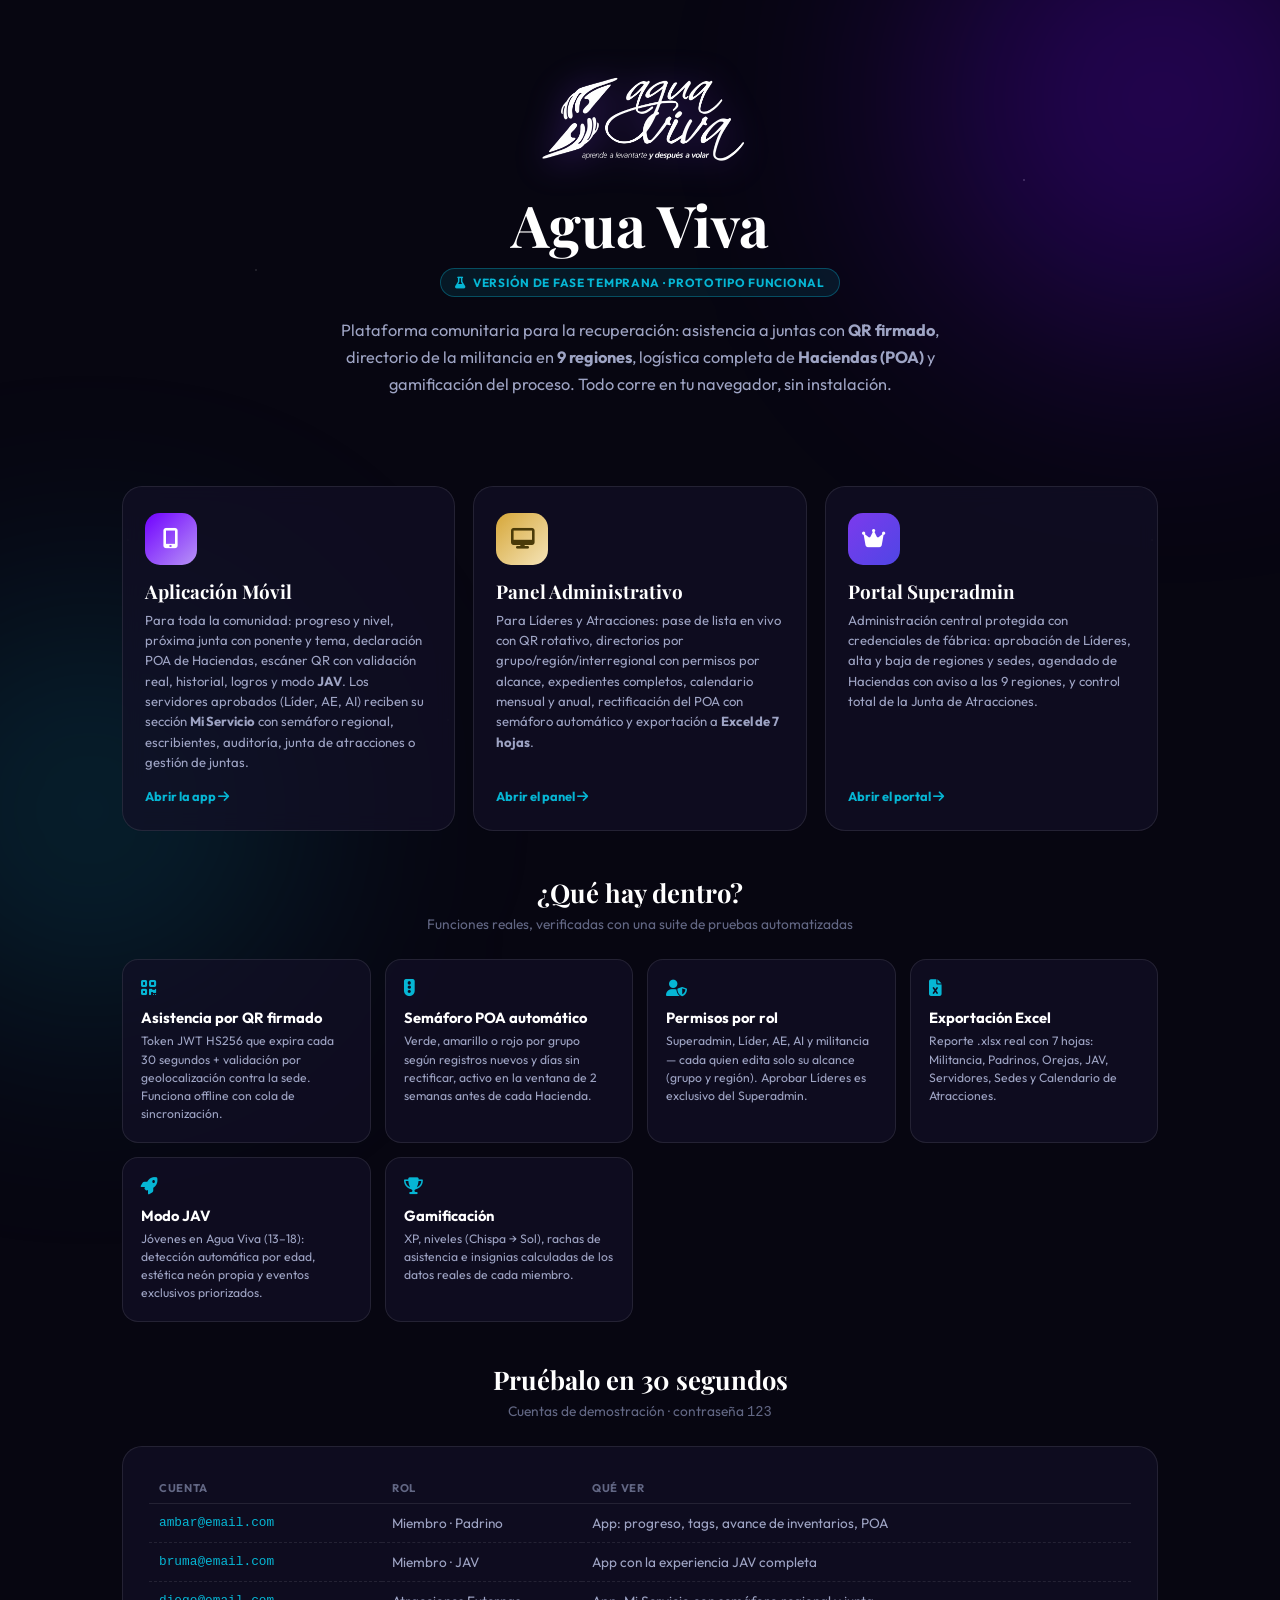
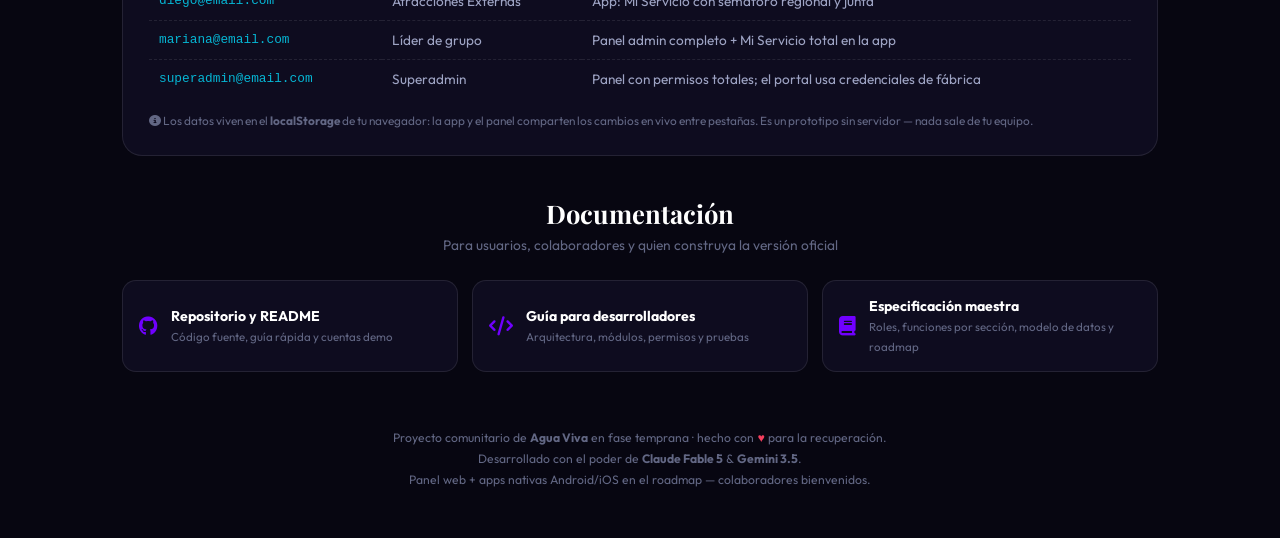
<file: index.html>
<!DOCTYPE html>
<html lang="es">
<head>
    <meta charset="UTF-8">
    <meta name="viewport" content="width=device-width, initial-scale=1.0">
    <title>Agua Viva · Plataforma de Asistencia y Logística</title>
    <meta name="description" content="Plataforma comunitaria de Agua Viva: asistencia por QR firmado, directorio por regiones, logística de Haciendas (POA) y gamificación de la recuperación.">
    <link rel="preconnect" href="https://fonts.googleapis.com">
    <link rel="preconnect" href="https://fonts.gstatic.com" crossorigin>
    <link href="https://fonts.googleapis.com/css2?family=Outfit:wght@300;400;500;600;700&family=Playfair+Display:ital,wght@0,400;0,600;0,700;1,600&display=swap" rel="stylesheet">
    <link rel="stylesheet" href="https://cdnjs.cloudflare.com/ajax/libs/font-awesome/6.4.0/css/all.min.css">
    <style>
        :root {
            --bg: #070611;
            --surface: rgba(18, 16, 38, 0.72);
            --border: rgba(255, 255, 255, 0.09);
            --glow: rgba(112, 0, 255, 0.22);
            --primary: #7000ff;
            --cyan: #06b6d4;
            --text: #ffffff;
            --text2: #9ea4c4;
            --muted: #626784;
        }
        * { margin: 0; padding: 0; box-sizing: border-box; }
        body { font-family: 'Outfit', sans-serif; background: var(--bg); color: var(--text); overflow-x: hidden; }
        .font-serif { font-family: 'Playfair Display', Georgia, serif; }

        .stars { position: fixed; inset: 0; background-image: radial-gradient(1px 1px at 20% 30%, #fff, transparent), radial-gradient(1px 1px at 60% 70%, #fff, transparent), radial-gradient(1.5px 1.5px at 80% 20%, #fff, transparent), radial-gradient(1px 1px at 35% 80%, #fff, transparent), radial-gradient(1.5px 1.5px at 90% 60%, #fff, transparent), radial-gradient(1px 1px at 10% 60%, #fff, transparent); opacity: .35; pointer-events: none; }
        .glow { position: fixed; border-radius: 50%; filter: blur(120px); pointer-events: none; }
        .glow-1 { width: 480px; height: 480px; background: rgba(112, 0, 255, .28); top: -140px; right: -120px; }
        .glow-2 { width: 420px; height: 420px; background: rgba(6, 182, 212, .16); bottom: -120px; left: -120px; }

        .wrap { position: relative; max-width: 1080px; margin: 0 auto; padding: 0 22px; }

        header.hero { padding: 72px 0 44px; text-align: center; }
        .hero-logo { height: 92px; object-fit: contain; filter: drop-shadow(0 4px 18px rgba(124, 58, 237, .45)); animation: rise .7s cubic-bezier(.22,1,.36,1); }
        .hero h1 { font-size: clamp(2.2rem, 6vw, 3.6rem); margin: 18px 0 6px; animation: rise .7s .08s cubic-bezier(.22,1,.36,1) backwards; }
        .hero .tag { display: inline-flex; align-items: center; gap: 7px; font-size: .74rem; font-weight: 700; letter-spacing: .06em; color: var(--cyan); border: 1px solid rgba(6,182,212,.35); background: rgba(6,182,212,.1); padding: 6px 14px; border-radius: 999px; animation: rise .7s .14s cubic-bezier(.22,1,.36,1) backwards; }
        .hero p.lead { max-width: 640px; margin: 20px auto 0; color: var(--text2); font-size: 1.02rem; line-height: 1.65; animation: rise .7s .2s cubic-bezier(.22,1,.36,1) backwards; }
        @keyframes rise { from { opacity: 0; transform: translateY(18px); } to { opacity: 1; transform: translateY(0); } }

        .surfaces { display: grid; grid-template-columns: repeat(3, 1fr); gap: 18px; margin: 44px 0; }
        .surface { display: flex; flex-direction: column; background: var(--surface); border: 1px solid var(--border); border-radius: 20px; padding: 26px 22px; text-decoration: none; color: inherit; backdrop-filter: blur(10px); transition: transform .22s ease, border-color .22s ease, box-shadow .25s ease; animation: rise .6s backwards; }
        .surface:nth-child(2) { animation-delay: .08s; }
        .surface:nth-child(3) { animation-delay: .16s; }
        .surface:hover { transform: translateY(-5px); border-color: var(--glow); box-shadow: 0 18px 44px rgba(112, 0, 255, .22); }
        .surface .s-icon { width: 52px; height: 52px; border-radius: 15px; display: flex; align-items: center; justify-content: center; font-size: 1.3rem; margin-bottom: 14px; color: #fff; }
        .surface.movil .s-icon { background: linear-gradient(135deg, #7000ff, #b794f6); }
        .surface.panel .s-icon { background: linear-gradient(135deg, #d6a739, #f5e4b8); color: #4a3a08; }
        .surface.portal .s-icon { background: linear-gradient(135deg, #7c3aed, #4f46e5); }
        .surface h3 { font-size: 1.18rem; margin-bottom: 6px; }
        .surface p { font-size: .82rem; color: var(--text2); line-height: 1.55; flex: 1; }
        .surface .s-cta { margin-top: 16px; font-size: .8rem; font-weight: 700; color: var(--cyan); }
        .surface .s-cta i { transition: transform .2s ease; }
        .surface:hover .s-cta i { transform: translateX(4px); }

        .features { margin: 24px 0 40px; }
        .features h2, .demo h2, .docs h2 { font-size: 1.6rem; text-align: center; margin-bottom: 6px; }
        .features .sub, .demo .sub, .docs .sub { text-align: center; color: var(--muted); font-size: .86rem; margin-bottom: 26px; }
        .feat-grid { display: grid; grid-template-columns: repeat(auto-fit, minmax(230px, 1fr)); gap: 14px; }
        .feat { background: var(--surface); border: 1px solid var(--border); border-radius: 16px; padding: 18px; transition: transform .2s ease, border-color .2s ease; }
        .feat:hover { transform: translateY(-3px); border-color: var(--glow); }
        .feat i { color: var(--cyan); font-size: 1.05rem; }
        .feat h4 { font-size: .92rem; margin: 10px 0 5px; }
        .feat p { font-size: .76rem; color: var(--text2); line-height: 1.5; }

        .demo { margin: 40px 0; }
        .demo-box { background: var(--surface); border: 1px solid var(--border); border-radius: 20px; padding: 26px; }
        .demo table { width: 100%; border-collapse: collapse; font-size: .85rem; }
        .demo th { text-align: left; color: var(--muted); font-size: .7rem; letter-spacing: .06em; padding: 8px 10px; border-bottom: 1px solid var(--border); }
        .demo td { padding: 10px; border-bottom: 1px dashed var(--border); color: var(--text2); }
        .demo td:first-child { color: var(--cyan); font-family: monospace; font-size: .8rem; }
        .demo tr:last-child td { border-bottom: none; }
        .demo .note { font-size: .74rem; color: var(--muted); margin-top: 14px; line-height: 1.5; }

        .docs { margin: 40px 0 20px; }
        .docs-grid { display: grid; grid-template-columns: repeat(auto-fit, minmax(250px, 1fr)); gap: 14px; }
        .doc-link { display: flex; align-items: center; gap: 13px; background: var(--surface); border: 1px solid var(--border); border-radius: 14px; padding: 16px; text-decoration: none; color: inherit; transition: border-color .2s ease, transform .2s ease; }
        .doc-link:hover { border-color: var(--glow); transform: translateY(-2px); }
        .doc-link i { color: var(--primary); font-size: 1.2rem; }
        .doc-link strong { display: block; font-size: .88rem; }
        .doc-link span { font-size: .72rem; color: var(--muted); }

        footer { text-align: center; padding: 36px 0 48px; color: var(--muted); font-size: .76rem; line-height: 1.7; }
        footer .heart { color: #f43f5e; }

        @media (max-width: 760px) {
            .surfaces { grid-template-columns: 1fr; }
            header.hero { padding: 52px 0 30px; }
        }
        @media (prefers-reduced-motion: reduce) { *, *::before, *::after { animation-duration: .001ms !important; transition-duration: .001ms !important; } }
    </style>
</head>
<body>
    <div class="stars"></div>
    <div class="glow glow-1"></div>
    <div class="glow glow-2"></div>

    <div class="wrap">
        <header class="hero">
            <img src="assets/Icons/LOGO AV.png" alt="Logo Agua Viva" class="hero-logo">
            <h1 class="font-serif">Agua Viva</h1>
            <span class="tag"><i class="fa-solid fa-flask"></i> VERSIÓN DE FASE TEMPRANA · PROTOTIPO FUNCIONAL</span>
            <p class="lead">Plataforma comunitaria para la recuperación: asistencia a juntas con <strong>QR firmado</strong>, directorio de la militancia en <strong>9 regiones</strong>, logística completa de <strong>Haciendas (POA)</strong> y gamificación del proceso. Todo corre en tu navegador, sin instalación.</p>
        </header>

        <section class="surfaces">
            <a class="surface movil" href="app.html">
                <div class="s-icon"><i class="fa-solid fa-mobile-screen-button"></i></div>
                <h3 class="font-serif">Aplicación Móvil</h3>
                <p>Para toda la comunidad: progreso y nivel, próxima junta con ponente y tema, declaración POA de Haciendas, escáner QR con validación real, historial, logros y modo <strong>JAV</strong>. Los servidores aprobados (Líder, AE, AI) reciben su sección <strong>Mi Servicio</strong> con semáforo regional, escribientes, auditoría, junta de atracciones o gestión de juntas.</p>
                <span class="s-cta">Abrir la app <i class="fa-solid fa-arrow-right"></i></span>
            </a>
            <a class="surface panel" href="admin.html">
                <div class="s-icon"><i class="fa-solid fa-desktop"></i></div>
                <h3 class="font-serif">Panel Administrativo</h3>
                <p>Para Líderes y Atracciones: pase de lista en vivo con QR rotativo, directorios por grupo/región/interregional con permisos por alcance, expedientes completos, calendario mensual y anual, rectificación del POA con semáforo automático y exportación a <strong>Excel de 7 hojas</strong>.</p>
                <span class="s-cta">Abrir el panel <i class="fa-solid fa-arrow-right"></i></span>
            </a>
            <a class="surface portal" href="superadmin.html">
                <div class="s-icon"><i class="fa-solid fa-crown"></i></div>
                <h3 class="font-serif">Portal Superadmin</h3>
                <p>Administración central protegida con credenciales de fábrica: aprobación de Líderes, alta y baja de regiones y sedes, agendado de Haciendas con aviso a las 9 regiones, y control total de la Junta de Atracciones.</p>
                <span class="s-cta">Abrir el portal <i class="fa-solid fa-arrow-right"></i></span>
            </a>
        </section>

        <section class="features">
            <h2 class="font-serif">¿Qué hay dentro?</h2>
            <p class="sub">Funciones reales, verificadas con una suite de pruebas automatizadas</p>
            <div class="feat-grid">
                <div class="feat"><i class="fa-solid fa-qrcode"></i><h4>Asistencia por QR firmado</h4><p>Token JWT HS256 que expira cada 30 segundos + validación por geolocalización contra la sede. Funciona offline con cola de sincronización.</p></div>
                <div class="feat"><i class="fa-solid fa-traffic-light"></i><h4>Semáforo POA automático</h4><p>Verde, amarillo o rojo por grupo según registros nuevos y días sin rectificar, activo en la ventana de 2 semanas antes de cada Hacienda.</p></div>
                <div class="feat"><i class="fa-solid fa-user-shield"></i><h4>Permisos por rol</h4><p>Superadmin, Líder, AE, AI y militancia — cada quien edita solo su alcance (grupo y región). Aprobar Líderes es exclusivo del Superadmin.</p></div>
                <div class="feat"><i class="fa-solid fa-file-excel"></i><h4>Exportación Excel</h4><p>Reporte .xlsx real con 7 hojas: Militancia, Padrinos, Orejas, JAV, Servidores, Sedes y Calendario de Atracciones.</p></div>
                <div class="feat"><i class="fa-solid fa-rocket"></i><h4>Modo JAV</h4><p>Jóvenes en Agua Viva (13–18): detección automática por edad, estética neón propia y eventos exclusivos priorizados.</p></div>
                <div class="feat"><i class="fa-solid fa-trophy"></i><h4>Gamificación</h4><p>XP, niveles (Chispa → Sol), rachas de asistencia e insignias calculadas de los datos reales de cada miembro.</p></div>
            </div>
        </section>

        <section class="demo">
            <h2 class="font-serif">Pruébalo en 30 segundos</h2>
            <p class="sub">Cuentas de demostración · contraseña <code>123</code></p>
            <div class="demo-box">
                <table>
                    <thead><tr><th>CUENTA</th><th>ROL</th><th>QUÉ VER</th></tr></thead>
                    <tbody>
                        <tr><td>ambar@email.com</td><td>Miembro · Padrino</td><td>App: progreso, tags, avance de inventarios, POA</td></tr>
                        <tr><td>bruma@email.com</td><td>Miembro · JAV</td><td>App con la experiencia JAV completa</td></tr>
                        <tr><td>diego@email.com</td><td>Atracciones Externas</td><td>App: Mi Servicio con semáforo regional y junta</td></tr>
                        <tr><td>mariana@email.com</td><td>Líder de grupo</td><td>Panel admin completo + Mi Servicio total en la app</td></tr>
                        <tr><td>superadmin@email.com</td><td>Superadmin</td><td>Panel con permisos totales; el portal usa credenciales de fábrica</td></tr>
                    </tbody>
                </table>
                <p class="note"><i class="fa-solid fa-circle-info"></i> Los datos viven en el <strong>localStorage</strong> de tu navegador: la app y el panel comparten los cambios en vivo entre pestañas. Es un prototipo sin servidor — nada sale de tu equipo.</p>
            </div>
        </section>

        <section class="docs">
            <h2 class="font-serif">Documentación</h2>
            <p class="sub">Para usuarios, colaboradores y quien construya la versión oficial</p>
            <div class="docs-grid">
                <a class="doc-link" href="https://github.com/adan-garcia/agua-viva-asistencia#readme" target="_blank" rel="noopener"><i class="fa-brands fa-github"></i><div><strong>Repositorio y README</strong><span>Código fuente, guía rápida y cuentas demo</span></div></a>
                <a class="doc-link" href="docs/README-DEV.md" target="_blank"><i class="fa-solid fa-code"></i><div><strong>Guía para desarrolladores</strong><span>Arquitectura, módulos, permisos y pruebas</span></div></a>
                <a class="doc-link" href="docs/ESPECIFICACION.md" target="_blank"><i class="fa-solid fa-book"></i><div><strong>Especificación maestra</strong><span>Roles, funciones por sección, modelo de datos y roadmap</span></div></a>
            </div>
        </section>

        <footer>
            Proyecto comunitario de <strong>Agua Viva</strong> en fase temprana · hecho con <span class="heart">♥</span> para la recuperación.<br>
            Desarrollado con el poder de <strong>Claude Fable 5</strong> &amp; <strong>Gemini 3.5</strong>.<br>
            Panel web + apps nativas Android/iOS en el roadmap — colaboradores bienvenidos.
        </footer>

    </div>
</body>
</html>
</file>
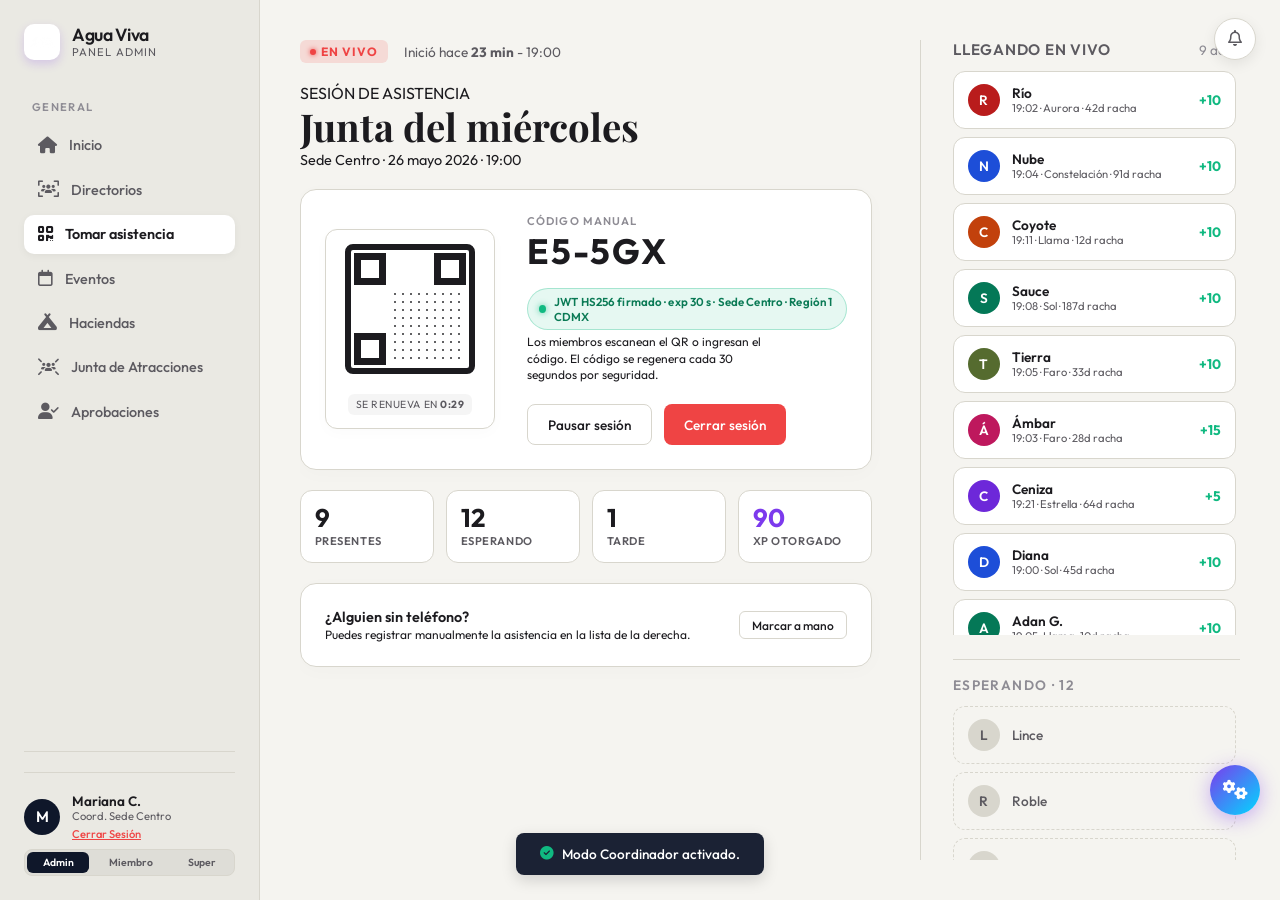
<file: admin.html>
<!DOCTYPE html>
<html lang="es">
<head>
    <meta charset="UTF-8">
    <meta name="viewport" content="width=device-width, initial-scale=1.0">
    <title>Agua Viva - Panel de Administración</title>
    <link rel="preconnect" href="https://fonts.googleapis.com">
    <link rel="preconnect" href="https://fonts.gstatic.com" crossorigin>
    <link href="https://fonts.googleapis.com/css2?family=Outfit:wght@300;400;500;600;700&family=Playfair+Display:ital,wght@0,400;0,600;0,700;1,400;1,600&display=swap" rel="stylesheet">
    <link rel="stylesheet" href="https://cdnjs.cloudflare.com/ajax/libs/font-awesome/6.4.0/css/all.min.css">
    <link rel="stylesheet" href="css/admin.css">
</head>
<body class="admin-theme">
    
    <div class="admin-auth-overlay" id="adminAuthOverlay">
        <div class="admin-auth-box">
            <div id="adminAuthLoginView">
                <h1 class="admin-auth-title font-serif">Agua Viva</h1>
                <p class="admin-auth-subtitle">Portal Administrativo</p>
                <div id="adminAuthError" class="admin-auth-error" style="display: none; padding: 0.75rem; background-color: rgba(239, 68, 68, 0.1); border: 1px solid rgba(239, 68, 68, 0.25); border-radius: 8px; color: #ef4444; font-size: 0.8rem; text-align: center; margin-bottom: 1.25rem; font-weight: 500;"></div>
                <form id="adminAuthLoginForm" class="admin-auth-form">
                    <div class="form-group-white">
                        <label for="adminLoginEmail">Correo Electrónico</label>
                        <input type="email" id="adminLoginEmail" class="form-control-white" placeholder="coordinador@correo.com" required>
                    </div>
                    <div class="form-group-white">
                        <label for="adminLoginPassword">Contraseña</label>
                        <input type="password" id="adminLoginPassword" class="form-control-white" placeholder="••••••••" required>
                    </div>
                    <div class="admin-auth-footer-actions">
                        <button type="submit" class="btn-admin-auth-submit">Ingresar al Panel</button>
                        <button type="button" class="btn-admin-auth-switch" id="adminSwitchToRegisterBtn">Registrar cuenta de Coordinador</button>
                        <button type="button" class="btn-admin-auth-switch" id="adminLoginGuestBtn" style="font-weight: 600; color: var(--admin-purple);">Ingresar como Mariana C. (Líder Sede Centro)</button>
                        <button type="button" class="btn-admin-auth-switch" id="adminLoginGuestSuperBtn" style="font-weight: 600; color: #f43f5e; margin-top: 0.25rem;">Ingresar como Superadmin (Portal de Control)</button>
                    </div>
                </form>
            </div>

            <div id="adminAuthRegisterView" style="display: none;">
                <h1 class="admin-auth-title font-serif">Agua Viva</h1>
                <p class="admin-auth-subtitle">Registro de Coordinadores</p>
                <form id="adminAuthRegisterForm" class="admin-auth-form">
                    <div class="form-group-white">
                        <label for="adminRegEmail">Correo Electrónico *</label>
                        <input type="email" id="adminRegEmail" class="form-control-white" placeholder="coordinador@correo.com" required>
                    </div>
                    <div class="form-group-white">
                        <label for="adminRegPassword">Contraseña *</label>
                        <input type="password" id="adminRegPassword" class="form-control-white" placeholder="Mínimo 6 caracteres" required minlength="6">
                    </div>
                    <div class="form-group-white">
                        <label for="adminRegName">Nombre Completo *</label>
                        <input type="text" id="adminRegName" class="form-control-white" placeholder="Ej. Mariana Chávez" required>
                    </div>
                    <div class="form-group-white">
                        <label for="adminRegRegion">Región *</label>
                        <select id="adminRegRegion" class="form-control-white" required>
                            <option value="">Selecciona Región</option>
                            <option value="Región 1 CDMX">Región 1 CDMX</option>
                            <option value="Región 2 Estado de México">Región 2 Estado de México</option>
                            <option value="Región 3 Querétaro y Guanajuato">Región 3 Querétaro y Guanajuato</option>
                            <option value="Región 4 Puebla">Región 4 Puebla</option>
                            <option value="Región 5 Guerrero">Región 5 Guerrero</option>
                            <option value="Región 6 Yucatán">Región 6 Yucatán</option>
                            <option value="Región 7 Chicago">Región 7 Chicago</option>
                            <option value="Región 8 Veracruz">Región 8 Veracruz</option>
                            <option value="Región 9 Monterrey">Región 9 Monterrey</option>
                        </select>
                    </div>
                    <div class="form-group-white">
                        <label for="adminRegGroup">Grupo *</label>
                        <select id="adminRegGroup" class="form-control-white" required disabled>
                            <option value="">Primero selecciona una región</option>
                        </select>
                    </div>
                    <div class="form-group-white">
                        <label for="adminRegLeaderRoleType">Cargo Administrativo solicitado *</label>
                        <select id="adminRegLeaderRoleType" class="form-control-white" required>
                            <option value="LIDER">Líder de Grupo</option>
                            <option value="AE">AE (Atracciones Externas)</option>
                            <option value="AI">AI (Atracciones Internas)</option>
                        </select>
                    </div>
                    <div class="admin-auth-footer-actions">
                        <button type="submit" class="btn-admin-auth-submit">Registrar y Solicitar Aprobación</button>
                        <button type="button" class="btn-admin-auth-switch" id="adminSwitchToLoginBtn">¿Ya tienes cuenta? Inicia sesión aquí</button>
                    </div>
                </form>
            </div>
        </div>
    </div>

    <div class="admin-layout">
        
        <aside class="admin-sidebar">
            <div class="sidebar-header">
                <div class="brand-logo" style="background-color: #fff; box-shadow: 0 4px 10px rgba(124, 58, 237, 0.2); overflow: hidden; display: flex; align-items: center; justify-content: center; padding: 4px;">
                    <img src="assets/Icons/LOGO AV.png" alt="Logo AV" style="height: 100%; width: 100%; object-fit: contain;">
                </div>
                <div class="brand-text">
                    <h3>Agua Viva</h3>
                    <p>panel admin</p>
                </div>
            </div>

            <nav class="sidebar-menu">
                <span class="menu-category">GENERAL</span>
                <ul>
                    <li>
                        <a href="#" class="menu-item" data-view="view-inicio">
                            <i class="fa-solid fa-house"></i> Inicio
                        </a>
                    </li>
                    <li>
                        <a href="#" class="menu-item" data-view="view-miembros">
                            <i class="fa-solid fa-users-viewfinder"></i> Directorios
                        </a>
                    </li>
                    <li>
                        <a href="#" class="menu-item active" data-view="view-asistencia">
                            <i class="fa-solid fa-qrcode"></i> Tomar asistencia
                        </a>
                    </li>
                    <li>
                        <a href="#" class="menu-item" data-view="view-eventos">
                            <i class="fa-regular fa-calendar"></i> Eventos
                        </a>
                    </li>
                    <li>
                        <a href="#" class="menu-item" data-view="view-haciendas">
                            <i class="fa-solid fa-campground"></i> Haciendas
                        </a>
                    </li>
                    <li>
                        <a href="#" class="menu-item" data-view="view-junta-atracciones">
                            <i class="fa-solid fa-users-rays text-purple"></i> Junta de Atracciones
                        </a>
                    </li>
                    <li>
                        <a href="#" class="menu-item" data-view="view-aprobaciones">
                            <i class="fa-solid fa-user-check text-indigo"></i> Aprobaciones
                        </a>
                    </li>
                    <li id="sidebarSuperadminTab" style="display: none;">
                        <a href="superadmin.html" class="menu-item">
                            <i class="fa-solid fa-crown text-purple"></i> Superadmin
                        </a>
                    </li>
                </ul>
            </nav>

            <div class="sidebar-profile-wrapper">
                <div class="sidebar-profile">
                    <div class="profile-avatar" id="adminProfileAvatar">M</div>
                    <div class="profile-details">
                        <h4 id="adminProfileName">Mariana C.</h4>
                        <p id="adminProfileRole">Coord. Sede Centro</p>
                        <a href="#" id="adminLogoutLink" style="font-size: 0.7rem; color: #ef4444; display: block; margin-top: 0.25rem; text-decoration: underline; font-weight: 500;">Cerrar Sesión</a>
                    </div>
                </div>
                <div class="role-selector-pills mt-2">
                    <button class="pill-btn active" data-role="admin" id="pillRoleAdmin" title="Simular como Coordinador/Admin">Admin</button>
                    <button class="pill-btn" data-role="member" id="pillRoleMember" title="Previsualizar como Miembro (privacidad de contactos)">Miembro</button>
                    <button class="pill-btn" data-role="superadmin" id="pillRoleSuper" title="Simular como Superadministrador">Super</button>
                </div>
            </div>
        </aside>

        <main class="admin-main">
            
            <section class="admin-view" id="view-inicio">
                <div class="view-header">
                    <h1 class="font-serif">Inicio</h1>
                    <p class="subtitle">Resumen global de la Sede Centro</p>
                </div>
                <div class="view-content">
                    <div class="grid-3-col" style="grid-template-columns: repeat(4, 1fr);">
                        <div class="card-kpi"><h3 id="homeKpiMembers">0</h3><p>Miembros registrados</p></div>
                        <div class="card-kpi"><h3 id="homeKpiPresent">0</h3><p>Presentes hoy</p></div>
                        <div class="card-kpi"><h3 id="homeKpiPending">0</h3><p>Grupos por validar</p></div>
                        <div class="card-kpi"><h3 id="homeKpiHacienda" style="font-size:1.4rem;">—</h3><p>Próxima hacienda</p></div>
                    </div>

                    <div style="display:grid; grid-template-columns: 1fr 1fr; gap:1.5rem; margin-top:1.5rem;">
                        <div class="card-admin">
                            <h3 class="font-serif border-bottom-title mb-4">Próximos eventos</h3>
                            <div id="homeUpcomingList"></div>
                        </div>
                        <div class="card-admin">
                            <h3 class="font-serif border-bottom-title mb-4">Grupos por validar (POA)</h3>
                            <div id="homePendingGroups"></div>
                        </div>
                    </div>

                    <div class="card-admin mt-6">
                        <h3 class="font-serif">Bienvenido al Panel de Administración</h3>
                        <p class="mt-2 text-secondary">Desde aquí puedes coordinar juntas de asistencia en vivo, registrar nuevos integrantes para Jóvenes en Agua Viva, y dar seguimiento a los retiros de la Hacienda de tu región.</p>
                        <button class="btn btn-primary mt-4" id="btnGoAsistencia">
                            <i class="fa-solid fa-qrcode"></i> Ir a Tomar Asistencia
                        </button>
                    </div>
                </div>
            </section>

            <section class="admin-view active" id="view-asistencia">
                <div class="live-attendance-container">
                    
                    <div class="attendance-control-panel">
                        <div class="attendance-live-header">
                            <span class="badge-live"><span class="pulse-dot"></span> EN VIVO</span>
                            <span class="live-time-elapsed">Inició hace <strong id="timeElapsedVal">23 min</strong> - 19:00</span>
                        </div>
                        
                        <div class="meeting-details-banner">
                            <span class="section-subtitle">SESIÓN DE ASISTENCIA</span>
                            <h1 class="font-serif font-bold">Junta del miércoles</h1>
                            <p class="meeting-subtitle text-secondary">Sede Centro · 26 mayo 2026 · 19:00</p>
                        </div>

                        <div class="card-admin qr-generation-card">
                            <div class="qr-code-wrapper">
                                <div class="mock-qr-display">
                                    <div class="qr-mock-square-corners">
                                        <div class="qr-mock-eye top-left"></div>
                                        <div class="qr-mock-eye top-right"></div>
                                        <div class="qr-mock-eye bottom-left"></div>
                                        <div class="qr-mock-pixel-noise"></div>
                                    </div>
                                    <span class="qr-refresh-timer">SE RENUEVA EN <strong id="timerVal">0:18</strong></span>
                                </div>
                            </div>
                            
                            <div class="manual-code-wrapper">
                                <span class="manual-code-label">CÓDIGO MANUAL</span>
                                <h2 class="manual-code-value" id="manualCodeVal">K7-9MX</h2>
                                <div class="jwt-indicator" id="jwtIndicator" title="Cada código viaja dentro de un JSON Web Token firmado con HMAC-SHA256 que expira a los 30 segundos.">
                                    <span class="jwt-dot"></span>
                                    <span id="jwtStatusText">JWT HS256 firmado · exp 30 s</span>
                                </div>
                                <p class="manual-code-desc text-secondary">Los miembros escanean el QR o ingresan el código. El código se regenera cada 30 segundos por seguridad.</p>
                                
                                <div class="attendance-actions">
                                    <button class="btn btn-outline" id="btnPauseSession">Pausar sesión</button>
                                    <button class="btn btn-danger" id="btnCancelSession">Cerrar sesión</button>
                                </div>
                            </div>
                        </div>

                        <div class="attendance-stats-grid">
                            <div class="stat-box-mini presents">
                                <span class="sbm-val" id="cntPresentes">8</span>
                                <span class="sbm-label">Presentes</span>
                            </div>
                            <div class="stat-box-mini waiting">
                                <span class="sbm-val" id="cntEsperando">4</span>
                                <span class="sbm-label">Esperando</span>
                            </div>
                            <div class="stat-box-mini late">
                                <span class="sbm-val" id="cntTarde">1</span>
                                <span class="sbm-label">Tarde</span>
                            </div>
                            <div class="stat-box-mini xp">
                                <span class="sbm-val text-purple" id="cntXPGiven">180</span>
                                <span class="sbm-label">XP Otorgado</span>
                            </div>
                        </div>

                        <div class="card-admin manual-phone-card">
                            <div class="mpc-text">
                                <h4>¿Alguien sin teléfono?</h4>
                                <p class="text-secondary text-xs">Puedes registrar manualmente la asistencia en la lista de la derecha.</p>
                            </div>
                            <button class="btn btn-outline btn-xs" id="btnManualMarkAll">Marcar a mano</button>
                        </div>
                    </div>

                    <div class="attendance-arrivals-panel">
                        <div class="arrivals-header">
                            <h3>Llegando en vivo</h3>
                            <span class="arrivals-ratio" id="arrivalsRatio">8 de 12</span>
                        </div>

                        <div class="arrivals-scroll-list" id="checkedInArrivalsList">
                        </div>

                        <div class="waiting-header">
                            <h3>ESPERANDO · <span id="waitingCount">4</span></h3>
                        </div>

                        <div class="waiting-scroll-list" id="waitingCheckInList">
                        </div>
                    </div>
                </div>
            </section>

            <section class="admin-view" id="view-miembros">
                <div class="directory-container">
                    <div class="directory-header">
                        <div>
                            <span class="section-subtitle" id="dirHeaderSubtitle">SEDE CENTRO</span>
                            <h1 class="font-serif" id="dirHeaderTitle">Directorios</h1>
                            <p class="subtitle text-secondary"><strong id="dirTotalCount">12</strong> registrados · <strong id="dirActiveCount">9</strong> activos esta semana</p>
                        </div>
                        <div class="directory-actions">
                            <button class="btn btn-outline" id="btnExportMembers"><i class="fa-solid fa-download"></i> Exportar</button>
                            <button class="btn btn-primary" id="btnOpenNewMemberView"><i class="fa-solid fa-plus"></i> Nuevo miembro</button>
                        </div>
                    </div>

                    <!-- Pestañas del Directorio -->
                    <div class="directory-tabs" id="dirTabSelector" style="display:flex; gap:0.5rem; margin-bottom:1.5rem; border-bottom:1px solid #eee; padding-bottom:0.5rem;">
                        <button type="button" class="tab-btn active" data-dir-tab="militancia" style="padding:0.5rem 1rem; border:none; background:none; font-weight:600; cursor:pointer; color:var(--admin-purple); border-bottom:3px solid var(--admin-purple); font-size:0.9rem;">Militancia</button>
                        <button type="button" class="tab-btn" data-dir-tab="mi-grupo" style="padding:0.5rem 1rem; border:none; background:none; font-weight:600; cursor:pointer; color:var(--admin-text-secondary); font-size:0.9rem;">Mi Grupo</button>
                        <button type="button" class="tab-btn" data-dir-tab="regional" style="padding:0.5rem 1rem; border:none; background:none; font-weight:600; cursor:pointer; color:var(--admin-text-secondary); font-size:0.9rem;">Regional</button>
                        <button type="button" class="tab-btn" data-dir-tab="interregional" style="padding:0.5rem 1rem; border:none; background:none; font-weight:600; cursor:pointer; color:var(--admin-text-secondary); font-size:0.9rem;">Interregional</button>
                    </div>

                    <div id="dirPanelMilitancia" class="dir-tab-panel active">
                        <div class="directory-kpis-grid">
                            <div class="kpi-card-white border-blue">
                                <span class="kpi-white-title">Asistencias hoy</span>
                                <div class="kpi-white-val-row">
                                    <span class="kpi-white-val">34</span>
                                    <span class="kpi-white-change text-green"><i class="fa-solid fa-arrow-trend-up"></i> +12%</span>
                                </div>
                            </div>
                            <div class="kpi-card-white border-orange">
                                <span class="kpi-white-title">Racha promedio</span>
                                <div class="kpi-white-val-row">
                                    <span class="kpi-white-val">28d</span>
                                    <span class="kpi-white-change text-green"><i class="fa-solid fa-arrow-trend-up"></i> +4d</span>
                                </div>
                            </div>
                            <div class="kpi-card-white border-purple">
                                <span class="kpi-white-title">XP total otorgado</span>
                                <div class="kpi-white-val-row">
                                    <span class="kpi-white-val">14.8k</span>
                                    <span class="kpi-white-change text-green"><i class="fa-solid fa-arrow-trend-up"></i> +580</span>
                                </div>
                            </div>
                            <div class="kpi-card-white border-red">
                                <span class="kpi-white-title">En riesgo</span>
                                <div class="kpi-white-val-row">
                                    <span class="kpi-white-val">2</span>
                                    <span class="kpi-white-change text-red"><i class="fa-solid fa-arrow-trend-down"></i> -1</span>
                                </div>
                                <span class="kpi-white-desc">sin asistir &gt;7d</span>
                            </div>
                        </div>

                        <div class="directory-filters-panel card-admin">
                            <div class="search-box-white">
                                <i class="fa-solid fa-magnifying-glass"></i>
                                <input type="text" id="dirSearchInput" placeholder="Buscar por alias...">
                            </div>
                            
                            <div class="filter-tab-buttons" id="dirFilterTabs">
                                <button class="tab-btn active" data-filter="all">Todos · 12</button>
                                <button class="tab-btn" data-filter="active">Activos · 9</button>
                                <button class="tab-btn" data-filter="risk">En riesgo · 2</button>
                                <button class="tab-btn" data-filter="new">Nuevos · 1</button>
                            </div>
                            
                            <div class="sort-select-wrapper" style="margin-right: 1rem;">
                                <label>Filtrar Rol:</label>
                                <select id="dirRoleFilter" class="styled-select-white">
                                    <option value="all">Todos los Roles</option>
                                    <option value="PADRINO">Padrinos</option>
                                    <option value="OREJA">Orejas</option>
                                    <option value="APOYO">Apoyos</option>
                                    <option value="JAV">JAV</option>
                                </select>
                            </div>
                            <div class="sort-select-wrapper">
                                <label>Ordenar:</label>
                                <select id="dirSortSelect" class="styled-select-white">
                                    <option value="level">Nivel</option>
                                    <option value="racha">Racha</option>
                                    <option value="clean">Tiempo Limpio</option>
                                    <option value="name">Alias</option>
                                </select>
                            </div>
                        </div>

                        <div class="directory-warning-banner" style="margin-bottom: 0.75rem; padding: 0.6rem 1rem; background: #fffbeb; border-left: 4px solid #f59e0b; border-radius: 4px; color: #b45309; font-size: 0.8rem; display: flex; align-items: center; gap: 0.5rem;">
                            <i class="fa-solid fa-triangle-exclamation"></i>
                            <span><strong>Nota de Privacidad:</strong> Tienes acceso a la información de contacto de miembros de toda la comunidad para fines de servicio. Su uso es confidencial y responsabilidad del coordinador.</span>
                        </div>
                        <div class="card-admin directory-table-card">
                            <div class="table-responsive">
                                <table class="directory-table">
                                    <thead>
                                        <tr>
                                            <th>MIEMBRO</th>
                                            <th>NIVEL</th>
                                            <th>RACHA</th>
                                            <th>TIEMPO LIMPIO</th>
                                            <th>CELULAR</th>
                                            <th>ÚLTIMA ASISTENCIA</th>
                                            <th></th>
                                        </tr>
                                    </thead>
                                    <tbody id="dirTableBody">
                                    </tbody>
                                </table>
                            </div>
                        </div>
                    </div>

                    <div id="dirPanelMiGrupo" class="dir-tab-panel" style="display:none;">
                        <div class="view-header-flex mb-4" style="display:flex; justify-content:space-between; align-items:center; margin-bottom:1.5rem; flex-wrap:wrap; gap:1rem;">
                            <div>
                                <span class="section-subtitle" id="dirMyGroupSubtitle" style="text-transform:uppercase; font-size:0.75rem; letter-spacing:0.05em; color:var(--admin-text-secondary); font-weight:700;">GRUPO SATÉLITE · REGIÓN 1</span>
                                <h2 class="font-serif" id="dirMyGroupName" style="font-size:1.8rem; margin:0.25rem 0;">Estructura de Mi Sede</h2>
                            </div>
                        </div>

                        <div style="display:grid; grid-template-columns: 1.2fr 1.8fr; gap:1.5rem; margin-bottom:2rem;">
                            <div class="card-admin" style="background:#fff; border:1px solid var(--admin-border); border-radius:12px; padding:1.5rem;">
                                <h3 class="font-serif border-bottom-title mb-4" style="font-size:1.15rem; font-weight:600; border-bottom:1px solid #eee; padding-bottom:0.5rem; margin-bottom:1rem;"><i class="fa-solid fa-map-location-dot text-purple" style="color:#7c3aed; margin-right:0.5rem;"></i> Ubicación de la Sede</h3>
                                <form id="adminGroupLocationForm">
                                    <div class="form-group-white mb-3">
                                        <label style="font-size:0.75rem; font-weight:700; color:var(--admin-text-secondary); display:block; margin-bottom:0.4rem;">Enlace de Google Maps / Waze</label>
                                        <input type="url" id="adminGroupLocLink" class="form-control-white w-full" placeholder="https://maps.google.com/?q=..." style="border:1px solid var(--admin-border); border-radius:6px; padding:0.5rem; width:100%; background:#fafafa; border:1px solid #ddd; outline:none; font-size:0.85rem;">
                                    </div>

                                    <div style="display:flex; gap:0.5rem; margin-top:1rem;">
                                        <button type="button" class="btn btn-primary btn-xs" id="btnSaveGroupLocation" style="font-size:0.8rem; padding:0.5rem 0.8rem;">
                                            <i class="fa-solid fa-floppy-disk"></i> Guardar Ubicación
                                        </button>
                                        <a id="btnViewGroupLocLink" href="#" target="_blank" class="btn btn-outline btn-xs" style="font-size:0.8rem; padding:0.5rem 0.8rem; text-decoration:none; text-align:center; color:#333; border:1px solid #ccc; display:flex; align-items:center; gap:0.25rem; border-radius:6px;">
                                            <i class="fa-solid fa-arrow-up-right-from-square"></i> Ver Mapa
                                        </a>
                                    </div>
                                    <div class="mt-4" style="margin-top:1rem; border-radius:8px; overflow:hidden; border:1px solid #ddd; height:180px; display:none;" id="adminGroupLocMapContainer">
                                        <iframe id="iframeGroupLocMap" width="100%" height="100%" style="border:0;" allowfullscreen="" loading="lazy" referrerpolicy="no-referrer-when-downgrade"></iframe>
                                    </div>
                                </form>
                            </div>

                            <div class="card-admin" style="background:#fff; border:1px solid var(--admin-border); border-radius:12px; padding:1.5rem;">
                                <h3 class="font-serif border-bottom-title mb-4" style="font-size:1.15rem; font-weight:600; border-bottom:1px solid #eee; padding-bottom:0.5rem; margin-bottom:1rem;"><i class="fa-solid fa-user-tie text-purple" style="color:#7c3aed; margin-right:0.5rem;"></i> Cuadro Orgánico de Servidores</h3>
                                <div class="table-responsive">
                                    <table class="custom-table" style="width:100%; border-collapse:collapse; text-align:left; font-size:0.85rem;">
                                        <thead>
                                            <tr style="border-bottom:1px solid #eee; font-size:0.8rem; color:var(--admin-text-secondary); height:30px;">
                                                <th style="padding:0.4rem;">Cargo</th>
                                                <th style="padding:0.4rem;">Servidor</th>
                                                <th style="padding:0.4rem;">Celular</th>
                                            </tr>
                                        </thead>
                                        <tbody id="adminMyGroupServidoresTableBody">
                                        </tbody>
                                    </table>
                                </div>
                            </div>
                        </div>

                        <div class="card-admin" style="background:#fff; border:1px solid var(--admin-border); border-radius:12px; padding:1.5rem;">
                            <h3 class="font-serif border-bottom-title mb-3" style="font-size:1.15rem; font-weight:600; border-bottom:1px solid #eee; padding-bottom:0.5rem; margin-bottom:1rem;">Lista de Militancia (Mi Sede)</h3>
                            <div class="table-responsive">
                                <table class="directory-table" style="width:100%; font-size:0.9rem;">
                                    <thead>
                                        <tr style="text-align:left;">
                                            <th style="padding:0.5rem 0.25rem;">MIEMBRO</th>
                                            <th style="padding:0.5rem 0.25rem;">NIVEL</th>
                                            <th style="padding:0.5rem 0.25rem;">RACHA</th>
                                            <th style="padding:0.5rem 0.25rem;">TIEMPO LIMPIO</th>
                                            <th style="padding:0.5rem 0.25rem;">CELULAR</th>
                                        </tr>
                                    </thead>
                                    <tbody id="adminMyGroupMilitanciaTableBody">
                                    </tbody>
                                </table>
                            </div>
                        </div>
                    </div>

                    <div id="dirPanelRegional" class="dir-tab-panel" style="display:none;">
                        <div class="view-header-flex mb-4" style="display:flex; justify-content:space-between; align-items:center; margin-bottom:1.5rem; flex-wrap:wrap; gap:1rem;">
                            <div>
                                <span class="section-subtitle" id="dirRegionSubtitle" style="text-transform:uppercase; font-size:0.75rem; letter-spacing:0.05em; color:var(--admin-text-secondary); font-weight:700;">REGIÓN 1 CDMX</span>
                                <h2 class="font-serif" style="font-size:1.8rem; margin:0.25rem 0;">Directorio Regional</h2>
                            </div>
                        </div>

                        <div style="display:grid; grid-template-columns: 1.2fr 1.8fr; gap:1.5rem; margin-bottom:2rem;">
                            <div>
                                <div class="card-admin mb-6" style="background:#fff; border:1px solid var(--admin-border); border-radius:12px; padding:1.5rem; margin-bottom:1.5rem;">
                                    <h3 class="font-serif border-bottom-title mb-3" style="font-size:1.15rem; font-weight:600; border-bottom:1px solid #eee; padding-bottom:0.5rem; margin-bottom:1rem;"><i class="fa-solid fa-campground text-purple" style="color:#7c3aed; margin-right:0.5rem;"></i> Ubicación de la Hacienda Regional</h3>
                                    <form id="adminHaciendaLocationForm">
                                        <div class="form-group-white mb-2">
                                            <label style="font-size:0.75rem; font-weight:700; color:var(--admin-text-secondary); display:block; margin-bottom:0.4rem;">Nombre de la Hacienda</label>
                                            <input type="text" id="adminHaciendaLocName" class="form-control-white w-full" placeholder="Ej. Hacienda Buena Vista" style="border:1px solid var(--admin-border); border-radius:6px; padding:0.5rem; width:100%; background:#fafafa; border:1px solid #ddd; outline:none; font-size:0.85rem;">
                                        </div>
                                        <div class="form-group-white mb-2">
                                            <label style="font-size:0.75rem; font-weight:700; color:var(--admin-text-secondary); display:block; margin-bottom:0.4rem;">Enlace Google Maps / Hacienda</label>
                                            <input type="url" id="adminHaciendaLocLink" class="form-control-white w-full" placeholder="https://maps.google.com/?q=..." style="border:1px solid var(--admin-border); border-radius:6px; padding:0.5rem; width:100%; background:#fafafa; border:1px solid #ddd; outline:none; font-size:0.85rem;">
                                        </div>

                                        <div style="display:flex; gap:0.5rem; margin-top:1rem;">
                                            <button type="button" class="btn btn-primary btn-xs" id="btnSaveHaciendaLocation" style="font-size:0.8rem; padding:0.5rem 0.8rem;">
                                                <i class="fa-solid fa-floppy-disk"></i> Guardar Hacienda
                                            </button>
                                            <a id="btnViewHaciendaLocLink" href="#" target="_blank" class="btn btn-outline btn-xs" style="font-size:0.8rem; padding:0.5rem 0.8rem; text-decoration:none; text-align:center; color:#333; border:1px solid #ccc; display:flex; align-items:center; gap:0.25rem; border-radius:6px;">
                                                <i class="fa-solid fa-arrow-up-right-from-square"></i> Ver Hacienda
                                            </a>
                                        </div>
                                        <div class="mt-4" style="margin-top:1rem; border-radius:8px; overflow:hidden; border:1px solid #ddd; height:180px; display:none;" id="adminHaciendaLocMapContainer">
                                            <iframe id="iframeHaciendaLocMap" width="100%" height="100%" style="border:0;" allowfullscreen="" loading="lazy" referrerpolicy="no-referrer-when-downgrade"></iframe>
                                        </div>
                                    </form>
                                </div>

                                <div class="card-admin" style="background:#fff; border:1px solid var(--admin-border); border-radius:12px; padding:1.5rem;">
                                    <h3 class="font-serif border-bottom-title mb-3" style="font-size:1.15rem; font-weight:600; border-bottom:1px solid #eee; padding-bottom:0.5rem; margin-bottom:1rem;">Sedes en la Región</h3>
                                    <div class="list-group-scrollable" id="adminRegionSedesList" style="max-height: 250px; overflow-y: auto; display:flex; flex-direction:column; gap:0.5rem;">
                                    </div>
                                </div>
                            </div>

                            <div class="card-admin" id="adminRegionalGroupDetailCard" style="background:#fff; border:1px solid var(--admin-border); border-radius:12px; padding:1.5rem;">
                                <div style="text-align:center; padding:3rem 0; color:var(--admin-text-secondary);" id="adminRegionalGroupDetailEmpty">
                                    <i class="fa-solid fa-arrow-left-long" style="font-size:2rem; margin-bottom:1rem; display:block;"></i>
                                    Selecciona una sede de la lista izquierda para consultar sus servidores y militancia.
                                </div>
                                <div id="adminRegionalGroupDetailContent" style="display:none;">
                                    <div style="display:flex; justify-content:space-between; align-items:start; border-bottom:1px solid #eee; padding-bottom:0.75rem; margin-bottom:1rem;">
                                        <div>
                                            <h3 class="font-serif" id="lblRegGroupDetailName" style="font-size:1.3rem; font-weight:600; margin:0;">Grupo Zaragoza</h3>

                                        </div>
                                        <a id="lblRegGroupDetailLink" href="#" target="_blank" class="btn btn-outline btn-xs" style="text-decoration:none; color:#333; font-size:0.8rem; padding:0.4rem 0.6rem; border:1px solid #ccc; display:flex; align-items:center; gap:0.25rem; border-radius:6px;">
                                            <i class="fa-solid fa-map-pin"></i> Ver Mapa
                                        </a>
                                    </div>
                                    <div class="mb-4" style="margin-bottom:1rem; border-radius:8px; overflow:hidden; border:1px solid #eee; height:120px; display:none;" id="adminRegGroupDetailMapContainer">
                                        <iframe id="iframeRegGroupDetailMap" width="100%" height="100%" style="border:0;" allowfullscreen="" loading="lazy" referrerpolicy="no-referrer-when-downgrade"></iframe>
                                    </div>
                                    
                                    <h4 style="font-size:0.9rem; font-weight:700; margin-bottom:0.5rem; color:#444;"><i class="fa-solid fa-user-shield text-purple" style="color:#7c3aed; margin-right:0.25rem;"></i> Cuadro de Servidores</h4>
                                    <div class="table-responsive mb-4">
                                        <table class="custom-table" style="width:100%; border-collapse:collapse; font-size:0.85rem; text-align:left;">
                                            <thead>
                                                <tr style="border-bottom:1px solid #eee; color:var(--admin-text-secondary); height:30px;">
                                                    <th style="padding:0.4rem;">Cargo</th>
                                                    <th style="padding:0.4rem;">Nombre</th>
                                                    <th style="padding:0.4rem;">Celular</th>
                                                </tr>
                                            </thead>
                                            <tbody id="tblRegGroupDetailServidores">
                                            </tbody>
                                        </table>
                                    </div>

                                    <h4 style="font-size:0.9rem; font-weight:700; margin-bottom:0.5rem; color:#444;"><i class="fa-solid fa-users text-purple" style="color:#7c3aed; margin-right:0.25rem;"></i> Militancia Activa</h4>
                                    <div class="table-responsive" style="max-height:200px; overflow-y:auto;">
                                        <table class="directory-table" style="width:100%; font-size:0.85rem; text-align:left;">
                                            <thead>
                                                <tr style="border-bottom:1px solid #eee;">
                                                    <th style="padding:0.4rem;">Alias</th>
                                                    <th style="padding:0.4rem;">Nivel</th>
                                                    <th style="padding:0.4rem;">Racha</th>
                                                    <th style="padding:0.4rem;">Celular</th>
                                                </tr>
                                            </thead>
                                            <tbody id="tblRegGroupDetailMilitancia">
                                            </tbody>
                                        </table>
                                    </div>
                                </div>
                            </div>
                        </div>
                    </div>

                    <div id="dirPanelInterregional" class="dir-tab-panel" style="display:none;">
                        <div class="view-header-flex mb-4" style="margin-bottom:1.5rem;">
                            <div>
                                <span class="section-subtitle" style="text-transform:uppercase; font-size:0.75rem; letter-spacing:0.05em; color:var(--admin-text-secondary); font-weight:700;">CONSEJO GENERAL</span>
                                <h2 class="font-serif" style="font-size:1.8rem; margin:0.25rem 0;">Directorio Interregional (Nacional)</h2>
                                <p class="subtitle text-secondary" style="font-size:0.9rem; color:var(--admin-text-secondary);">Navega a través de las 9 regiones de la comunidad para consultar sus sedes y liderazgos.</p>
                            </div>
                        </div>

                        <div style="display:grid; grid-template-columns: repeat(3, 1fr); gap:1rem; margin-bottom:2rem;" id="adminInterregionalGrid">
                        </div>

                        <div id="adminInterregionalDetailContainer" style="display:none; border-top:2px solid #eee; padding-top:2rem;">
                            <div style="display:flex; justify-content:space-between; align-items:center; margin-bottom:1.5rem;">
                                <h3 class="font-serif" id="lblInterRegTitle" style="font-size:1.5rem; margin:0;">Región 4 Puebla</h3>
                                <button type="button" class="btn btn-outline btn-xs" id="btnBackToInterregionalGrid" style="padding:0.4rem 0.75rem; font-size:0.8rem; border:1px solid #ccc; border-radius:6px; background:#fff; cursor:pointer;"><i class="fa-solid fa-arrow-left"></i> Volver a Regiones</button>
                            </div>
                            
                            <div style="display:grid; grid-template-columns: 1.2fr 1.8fr; gap:1.5rem;">
                                <div>
                                    <div class="card-admin mb-6" style="background:#fff; border:1px solid var(--admin-border); border-radius:12px; padding:1.5rem; margin-bottom:1.5rem;">
                                        <h4 class="font-serif border-bottom-title mb-2" style="font-size:1.1rem; font-weight:600; border-bottom:1px solid #eee; padding-bottom:0.5rem; margin-bottom:1rem;"><i class="fa-solid fa-campground text-purple" style="color:#7c3aed; margin-right:0.5rem;"></i> Hacienda de esta Región</h4>
                                        <div style="font-size:0.85rem;">
                                            <p style="margin-bottom:0.5rem;"><strong>Nombre:</strong> <span id="lblInterRegHaciendaName">Cargando...</span></p>

                                            <a id="lblInterRegHaciendaLink" href="#" target="_blank" class="btn btn-outline btn-xs w-full text-center" style="text-decoration:none; color:#333; border:1px solid #ccc; display:block; padding:0.4rem; margin-top:0.75rem; border-radius:6px; text-align:center;">
                                                <i class="fa-solid fa-arrow-up-right-from-square"></i> Ver Ubicación de Hacienda
                                            </a>
                                            <div style="border-radius:8px; overflow:hidden; border:1px solid #eee; height:120px; margin-top:0.75rem; display:none;" id="adminInterRegHaciendaMapContainer">
                                                <iframe id="iframeInterRegHaciendaMap" width="100%" height="100%" style="border:0;" allowfullscreen="" loading="lazy" referrerpolicy="no-referrer-when-downgrade"></iframe>
                                            </div>
                                        </div>
                                    </div>
                                    <div class="card-admin" style="background:#fff; border:1px solid var(--admin-border); border-radius:12px; padding:1.5rem;">
                                        <h4 class="font-serif border-bottom-title mb-2" style="font-size:1.1rem; font-weight:600; border-bottom:1px solid #eee; padding-bottom:0.5rem; margin-bottom:1rem;">Sedes de la Región</h4>
                                        <div class="list-group-scrollable" id="adminInterRegionSedesList" style="max-height: 250px; overflow-y: auto; display:flex; flex-direction:column; gap:0.5rem;">
                                        </div>
                                    </div>
                                </div>

                                <div class="card-admin" id="adminInterRegionGroupDetailCard" style="background:#fff; border:1px solid var(--admin-border); border-radius:12px; padding:1.5rem;">
                                    <div style="text-align:center; padding:3rem 0; color:var(--admin-text-secondary);" id="adminInterRegionGroupDetailEmpty">
                                        Selecciona una sede regional de la lista izquierda para consultar sus detalles.
                                    </div>
                                    <div id="adminInterRegionGroupDetailContent" style="display:none;">
                                        <div style="display:flex; justify-content:space-between; align-items:start; border-bottom:1px solid #eee; padding-bottom:0.75rem; margin-bottom:1rem;">
                                            <div>
                                                <h3 class="font-serif" id="lblInterRegGroupDetailName" style="font-size:1.3rem; font-weight:600; margin:0;">Grupo Zaragoza</h3>

                                            </div>
                                            <a id="lblInterRegGroupDetailLink" href="#" target="_blank" class="btn btn-outline btn-xs" style="text-decoration:none; color:#333; font-size:0.8rem; padding:0.4rem 0.6rem; border:1px solid #ccc; display:flex; align-items:center; gap:0.25rem; border-radius:6px;">
                                                <i class="fa-solid fa-map-pin"></i> Ver Mapa
                                            </a>
                                        </div>
                                        <div class="mb-4" style="margin-bottom:1rem; border-radius:8px; overflow:hidden; border:1px solid #eee; height:120px; display:none;" id="adminInterRegionGroupDetailMapContainer">
                                            <iframe id="iframeInterRegionGroupDetailMap" width="100%" height="100%" style="border:0;" allowfullscreen="" loading="lazy" referrerpolicy="no-referrer-when-downgrade"></iframe>
                                        </div>
                                        
                                        <h4 style="font-size:0.9rem; font-weight:700; margin-bottom:0.5rem; color:#444;"><i class="fa-solid fa-user-shield text-purple" style="color:#7c3aed; margin-right:0.25rem;"></i> Cuadro de Servidores</h4>
                                        <div class="table-responsive mb-4">
                                            <table class="custom-table" style="width:100%; border-collapse:collapse; font-size:0.85rem; text-align:left;">
                                                <thead>
                                                    <tr style="border-bottom:1px solid #eee; color:var(--admin-text-secondary); height:30px;">
                                                        <th style="padding:0.4rem;">Cargo</th>
                                                        <th style="padding:0.4rem;">Nombre</th>
                                                        <th style="padding:0.4rem;">Celular</th>
                                                    </tr>
                                                </thead>
                                                <tbody id="tblInterRegGroupDetailServidores">
                                                </tbody>
                                            </table>
                                        </div>

                                        <h4 style="font-size:0.9rem; font-weight:700; margin-bottom:0.5rem; color:#444;"><i class="fa-solid fa-users text-purple" style="color:#7c3aed; margin-right:0.25rem;"></i> Militancia Activa</h4>
                                        <div class="table-responsive" style="max-height:200px; overflow-y:auto;">
                                            <table class="directory-table" style="width:100%; font-size:0.85rem; text-align:left;">
                                                <thead>
                                                    <tr style="border-bottom:1px solid #eee;">
                                                        <th style="padding:0.4rem;">Alias</th>
                                                        <th style="padding:0.4rem;">Nivel</th>
                                                        <th style="padding:0.4rem;">Racha</th>
                                                        <th style="padding:0.4rem;">Celular</th>
                                                    </tr>
                                                </thead>
                                                <tbody id="tblInterRegGroupDetailMilitancia">
                                                </tbody>
                                            </table>
                                        </div>
                                    </div>
                                </div>
                            </div>
                        </div>
                    </div>
                </div>
            </section>

            <section class="admin-view" id="view-detalle-miembro">
                <div class="member-detail-container">
                    
                    <nav class="breadcrumbs">
                        <a href="#" class="breadcrumb-back" id="btnBackToDirectory">Miembros</a> &gt; <span id="detailMemberNameBreadcrumb">Ámbar</span>
                    </nav>

                    <div class="card-admin detail-profile-header-card">
                        <div class="dph-main-info">
                            <div class="dph-avatar" id="detailAvatarCircle">Á</div>
                            <div class="dph-texts">
                                <div class="dph-title-row">
                                    <h1 class="font-serif" id="detailMemberName">Ámbar</h1>
                                    <span class="badge-role badge-padrino" id="detailLevelLabel">Nv 4 · Faro</span>
                                    <span class="badge-role badge-oreja" id="detailRachaLabel"><i class="fa-solid fa-fire"></i> 28d</span>
                                </div>
                                <p class="dph-meta text-secondary" id="detailMetaInfo">Miembro desde junio 2025 &middot; Celular: <span id="detailPhoneSpan" class="text-purple font-bold">55-1234-5678</span> &middot; Sobriedad: <span id="detailSobrietySpan" class="font-medium">26/05/2026</span></p>
                            </div>
                        </div>
                        
                        <div class="dph-side-panel">
                            <div class="dph-actions-row">
                                <button class="btn btn-outline btn-xs" id="btnAssignPadrino"><i class="fa-solid fa-user-plus"></i> Asignar padrino</button>
                                <button class="btn btn-outline btn-xs" id="btnMessageMember"><i class="fa-regular fa-comment"></i> Enviar mensaje</button>
                                <button class="btn btn-outline btn-xs" id="btnEditMember"><i class="fa-solid fa-pen"></i> Editar</button>
                            </div>
                            
                            <div class="level-progress-wrapper w-full mt-4">
                                <div class="level-xp-text text-xs">
                                    <span class="text-secondary">Progreso a <strong id="detailNextLevel">Aurora</strong></span>
                                    <span class="text-secondary"><strong id="detailXPLabel">420</strong> / 650 XP</span>
                                </div>
                                <div class="progress-bar-bg">
                                    <div class="progress-bar-fill" id="detailProgressBarFill" style="width: 64.6%;"></div>
                                </div>
                            </div>
                        </div>
                    </div>

                    <div class="grid-4-col mb-6">
                        <div class="card-kpi-white">
                            <span class="kpi-white-title">Tiempo limpio</span>
                            <span class="kpi-white-big-val" id="lblDetailCleanDays">95</span>
                            <span class="kpi-white-sub-label">días</span>
                        </div>
                        <div class="card-kpi-white">
                            <span class="kpi-white-title">Asistencias totales</span>
                            <span class="kpi-white-big-val" id="lblDetailTotalJuntas">34</span>
                            <span class="kpi-white-sub-label">sesiones</span>
                        </div>
                        <div class="card-kpi-white">
                            <span class="kpi-white-title">Haciendas</span>
                            <span class="kpi-white-big-val" id="lblDetailHaciendas">1</span>
                            <span class="kpi-white-sub-label">retiros</span>
                        </div>
                        <div class="card-kpi-white">
                            <span class="kpi-white-title">Asistencia 12 sem.</span>
                            <span class="kpi-white-big-val text-purple" id="lblDetailAttendanceRate">92%</span>
                            <span class="kpi-white-sub-label">de constancia</span>
                        </div>
                    </div>

                    <div class="detail-columns-layout">
                        
                        <div class="detail-col-left">
                            
                            <div class="card-admin mb-6">
                                <div class="card-header-flex">
                                    <h3 class="font-serif">Asistencia · últimas 12 semanas</h3>
                                    <div class="chart-tab-buttons">
                                        <button class="btn btn-outline btn-xs active" data-chart-range="12w">12 sem</button>
                                        <button class="btn btn-outline btn-xs" data-chart-range="6m">6 meses</button>
                                        <button class="btn btn-outline btn-xs" data-chart-range="1y">1 año</button>
                                    </div>
                                </div>
                                <p class="card-desc">Juntas por semana registradas.</p>
                                
                                <div class="weekly-bar-chart">
                                    <div class="chart-bars-container" id="attendanceBarChartContainer">
                                    </div>
                                </div>
                            </div>

                            <div class="card-admin">
                                <div class="card-header-flex">
                                    <h3 class="font-serif">Historial reciente</h3>
                                    <button class="btn-text" id="btnViewAllHistory">Ver todo</button>
                                </div>
                                <div class="timeline-scroll-box" id="detailHistoryTimeline">
                                </div>
                            </div>
                        </div>

                        <div class="detail-col-right">
                            
                            <div class="card-admin mb-6">
                                <h3 class="font-serif mb-2" id="lblDetailInsigniasCount">Insignias · 5 de 9</h3>
                                <div class="badges-mini-grid" id="detailBadgesGrid">
                                </div>
                            </div>

                            <!-- Avance editable de Padrino/Oreja (inventarios y ejercicios) -->
                            <div class="card-admin mb-6" id="detailProgressCard" style="display:none;">
                                <h3 class="font-serif mb-2"><i class="fa-solid fa-graduation-cap text-purple"></i> Avance: Inventarios y Ejercicios</h3>
                                <p class="card-desc">Editable por el líder/coordinador para corregir el progreso del padrino/oreja.</p>
                                <div style="margin-top:0.75rem;">
                                    <span style="font-size:0.7rem; font-weight:700; text-transform:uppercase; color:var(--admin-text-secondary);">Inventarios</span>
                                    <div id="detailScripturesList" style="display:grid; grid-template-columns:1fr 1fr; gap:0.35rem; margin-top:0.4rem;"></div>
                                </div>
                                <div style="margin-top:0.85rem;">
                                    <span style="font-size:0.7rem; font-weight:700; text-transform:uppercase; color:var(--admin-text-secondary);">Ejercicios</span>
                                    <div id="detailExercisesList" style="display:grid; grid-template-columns:1fr 1fr; gap:0.35rem; margin-top:0.4rem;"></div>
                                </div>
                                <button class="btn btn-primary w-full mt-4" id="btnSaveProgress"><i class="fa-solid fa-floppy-disk"></i> Guardar Avance</button>
                            </div>

                            <div class="card-admin">
                                <h3 class="font-serif mb-2"><i class="fa-solid fa-file-pen text-purple"></i> Notas del coordinador</h3>
                                <p class="card-desc">Observaciones del proceso, visibles únicamente por los coordinadores de sede.</p>
                                
                                <div class="notes-feed-list" id="detailNotesFeedList">
                                </div>

                                <div class="add-note-form mt-4">
                                    <textarea id="txtNewNote" class="form-control-white w-full" rows="3" placeholder="Añadir una observación del miembro..."></textarea>
                                    <button class="btn btn-primary w-full mt-2" id="btnAddNoteSubmit">
                                        <i class="fa-solid fa-plus"></i> Guardar Nota
                                    </button>
                                </div>
                            </div>
                        </div>
                    </div>
                </div>
            </section>

            <section class="admin-view" id="view-nuevo-miembro">
                <div class="new-member-container">
                    
                    <nav class="breadcrumbs">
                        <a href="#" class="breadcrumb-back" id="btnCancelNewMember">Miembros</a> &gt; <span>Nuevo</span>
                    </nav>

                    <div class="new-member-header">
                        <h1 class="font-serif">Dale la bienvenida</h1>
                        <p class="subtitle text-secondary">Solo necesitamos un alias. Lo demás es opcional. La identidad real nunca se comparte con otros miembros.</p>
                    </div>

                    <div class="new-member-split-layout">
                        
                        <div class="card-admin new-member-form-card">
                            <form id="newMemberForm">
                                <h3 class="font-serif border-bottom-title mb-4">Identidad pública</h3>
                                <p class="form-desc text-secondary mb-4">Lo único que otros miembros verán</p>

                                <div class="form-group-white mb-4">
                                    <label for="frmAlias">ALIAS *</label>
                                    <input type="text" id="frmAlias" class="form-control-white" placeholder="Ej. Ámbar" required>
                                    <span class="field-help-text text-secondary">Algo que te represente. Animales, elementos, palabras. No tu nombre real.</span>
                                </div>

                                <div class="form-group-white mb-6">
                                    <label>AVATAR</label>
                                    <div class="avatar-color-picker" id="avatarColorPicker">
                                        <button type="button" class="color-btn active" data-color="#c2410c" style="background-color: #c2410c;"></button>
                                        <button type="button" class="color-btn" data-color="#b91c1c" style="background-color: #b91c1c;"></button>
                                        <button type="button" class="color-btn" data-color="#1d4ed8" style="background-color: #1d4ed8;"></button>
                                        <button type="button" class="color-btn" data-color="#6d28d9" style="background-color: #6d28d9;"></button>
                                        <button type="button" class="color-btn" data-color="#047857" style="background-color: #047857;"></button>
                                        <button type="button" class="color-btn" data-color="#be185d" style="background-color: #be185d;"></button>
                                        <button type="button" class="color-btn" data-color="#0369a1" style="background-color: #0369a1;"></button>
                                        <button type="button" class="color-btn" data-color="#556b2f" style="background-color: #556b2f;"></button>
                                    </div>
                                </div>

                                <h3 class="font-serif border-bottom-title mb-4">Datos privados</h3>
                                <p class="form-desc text-secondary mb-4">Solo el coordinador puede verlos</p>

                                <div class="form-grid-2-col mb-4">
                                    <div class="form-group-white">
                                        <label for="frmRealName">NOMBRE (OPCIONAL)</label>
                                        <input type="text" id="frmRealName" class="form-control-white" placeholder="—">
                                    </div>
                                    <div class="form-group-white">
                                        <label for="frmAge">EDAD</label>
                                        <input type="number" id="frmAge" class="form-control-white" value="22" required>
                                    </div>
                                </div>

                                <div class="form-grid-2-col mb-4">
                                    <div class="form-group-white">
                                        <label for="frmPhone">NÚMERO CELULAR *</label>
                                        <input type="tel" id="frmPhone" class="form-control-white" placeholder="Ej. 55-1234-5678" required>
                                    </div>
                                    <div class="form-group-white">
                                        <label for="frmSobrietyDate">INICIO DE SOBRIEDAD *</label>
                                        <input type="date" id="frmSobrietyDate" class="form-control-white" value="2026-03-01" required>
                                    </div>
                                </div>

                                <div class="form-group-white mb-6">
                                    <label for="frmEmergency">CONTACTO DE EMERGENCIA</label>
                                    <input type="text" id="frmEmergency" class="form-control-white" placeholder="Nombre + teléfono">
                                </div>

                                <h3 class="font-serif border-bottom-title mb-4">Inicio del camino</h3>
                                <p class="form-desc text-secondary mb-4">Para calcular tiempo limpio y racha</p>

                                <div class="form-grid-2-col mb-6">
                                    <div class="form-group-white">
                                        <label for="frmStartDate">FECHA DE INICIO</label>
                                        <input type="date" id="frmStartDate" class="form-control-white" value="2026-05-26">
                                    </div>
                                    <div class="form-group-white">
                                        <label for="frmFirstMeeting">PRIMERA JUNTA ASIGNADA</label>
                                        <select id="frmFirstMeeting" class="form-control-white">
                                            <option value="Junta semanal · Miércoles 19:00">Junta semanal · Miércoles 19:00</option>
                                            <option value="Junta de Jóvenes · Domingo 18:00">Junta de Jóvenes · Domingo 18:00</option>
                                        </select>
                                    </div>
                                </div>

                                <button type="submit" class="btn btn-primary w-full">Crear Registro</button>
                            </form>
                        </div>

                        <div class="new-member-preview-container">
                            <div class="preview-card-wrapper">
                                <div class="mobile-live-preview-card">
                                    <div class="preview-avatar" id="prevAvatarCircle" style="background-color: #c2410c;">Á</div>
                                    <div class="preview-member-info">
                                        <span class="pmi-alias" id="prevAliasLabel">Ámbar</span>
                                        <span class="pmi-level">NV 1 · CHISPA</span>
                                    </div>
                                    
                                    <div class="preview-xp-bar-wrapper">
                                        <div class="xp-bar-labels">
                                            <span>0 / 50 XP para Llama</span>
                                        </div>
                                        <div class="preview-xp-progress-bg">
                                            <div class="preview-xp-progress-fill" style="width: 0%;"></div>
                                        </div>
                                    </div>

                                    <div class="preview-welcome-box">
                                        <span class="prev-w-title">BIENVENIDA</span>
                                        <p class="prev-w-desc">"Hoy enciendes la primera luz. Eso ya es valiente."</p>
                                    </div>
                                </div>
                            </div>
                            
                            <div class="alert-info-white">
                                <div class="aiw-icon"><i class="fa-solid fa-circle-info"></i></div>
                                <div class="aiw-text">
                                    <p>Al registrarlo se generará un código de invitación de un solo uso. Compártelo en persona; expira en 24h.</p>
                                </div>
                            </div>
                        </div>
                    </div>
                </div>
            </section>

            <!-- EVENTOS & HACIENDAS -->
            <section class="admin-view" id="view-eventos">
                <div class="view-header">
                    <h1 class="font-serif">Calendario y Eventos</h1>
                    <p class="subtitle text-secondary">Gestión de reuniones de grupo, regionales e institucionales</p>
                </div>
                
                <div class="events-container-grid" style="display: grid; grid-template-columns: 2fr 1fr; gap: 1.5rem; margin-top: 1.5rem;">
                    
                    <div>
                        <div class="card-admin" style="margin-bottom: 1.5rem;">
                            <div class="card-header-flex" style="display: flex; justify-content: space-between; align-items: center; border-bottom: 1px solid var(--admin-border); padding-bottom: 0.75rem; margin-bottom: 1rem; flex-wrap: wrap; gap: 0.5rem;">
                                <h3 class="font-serif">Calendarios Activos</h3>
                                <div style="display: flex; gap: 1rem; align-items: center;">
                                    <div class="calendar-tabs" id="adminCalendarTabs" style="display: flex; gap: 0.5rem;">
                                        <button type="button" class="btn btn-xs btn-outline active" data-cal="GROUP" style="padding: 0.25rem 0.5rem; font-size: 0.8rem;">Grupo</button>
                                        <button type="button" class="btn btn-xs btn-outline" data-cal="REGIONAL" style="padding: 0.25rem 0.5rem; font-size: 0.8rem;">Regional</button>
                                        <button type="button" class="btn btn-xs btn-outline" data-cal="ANNUAL" style="padding: 0.25rem 0.5rem; font-size: 0.8rem;">Anual</button>
                                    </div>
                                    <div style="height: 15px; width: 1px; background: #ccc;"></div>
                                    <div class="view-toggle-buttons" id="adminCalendarViewToggle" style="display: flex; gap: 0.25rem;">
                                        <button type="button" class="btn btn-xs btn-outline active" data-view="LIST" style="padding: 0.25rem 0.5rem; font-size: 0.8rem;" title="Ver Lista"><i class="fa-solid fa-list"></i></button>
                                        <button type="button" class="btn btn-xs btn-outline" data-view="CALENDAR" style="padding: 0.25rem 0.5rem; font-size: 0.8rem;" title="Ver Calendario"><i class="fa-solid fa-calendar-days"></i></button>
                                    </div>
                                </div>
                            </div>
                            
                            <div class="events-list-table" id="adminEventsListTableContainer">
                                <table class="custom-table" id="adminEventsTable">
                                    <thead>
                                        <tr>
                                            <th>Fecha</th>
                                            <th>Reunión / Tema</th>
                                            <th>Detalles</th>
                                            <th>Ponente</th>
                                            <th>XP</th>
                                            <th class="text-right">Acción</th>
                                        </tr>
                                    </thead>
                                    <tbody id="adminEventsTableBody">
                                    </tbody>
                                </table>
                            </div>

                            <div id="adminWeeklyCalendarContainer" style="display: none; margin-top: 1rem;">
                                <!-- Calendario mensual / anual generado por JS -->
                            </div>
                        </div>
                    </div>

                    <div id="adminCreateEventContainer">
                        <div class="card-admin">
                            <h3 class="font-serif border-bottom-title mb-4">Agendar Evento</h3>
                            <form id="adminCreateEventForm">
                                <div class="form-group-white mb-3" id="evtTitleContainer">
                                    <label for="evtTitle">Título del Evento / Tema *</label>
                                    <input type="text" id="evtTitle" class="form-control-white w-full" placeholder="Ej. El Despertar" required>
                                </div>
                                <div class="form-group-white mb-3" id="evtCalendarContainer">
                                    <label for="evtCalendar">Calendario Destino *</label>
                                    <select id="evtCalendar" class="form-control-white w-full" required>
                                        <option value="GROUP">Grupo (Interno)</option>
                                        <option value="REGIONAL">Regional (Intergrupal)</option>
                                        <option value="ANNUAL">Anual (Nacional)</option>
                                    </select>
                                </div>
                                <div class="form-group-white mb-3" id="evtGroupSelectContainer">
                                    <label for="evtGroup">Grupo Destino *</label>
                                    <select id="evtGroup" class="form-control-white w-full">
                                    </select>
                                </div>
                                <div class="form-group-white mb-3">
                                    <label for="evtType">Tipo de Junta *</label>
                                    <select id="evtType" class="form-control-white w-full" required>
                                        <option value="NORMAL">Junta Normal (Tema/Ponente)</option>
                                        <option value="INICIANDO">Iniciando el camino</option>
                                        <option value="POSTMORTEM">PostMortem</option>
                                        <option value="CONSAGRACION">Consagración</option>
                                        <option value="OYP">OyP (Orejas y Padrinos)</option>
                                        <option value="TRIBUNA">Tribuna</option>
                                        <option value="CIRCULO">Círculo de Recuperación</option>
                                        <option value="TALLER">Taller</option>
                                        <option value="JH">Junta de Hacienda (JH)</option>
                                        <option value="NOCHES_DE_GUERRA">Noche de Guerra</option>
                                        <option value="PREPARACIONES_JAV">Preparación JAV</option>
                                        <option value="JUNTAS_JAV">Juntas JAV</option>
                                        <option value="PADRES_JAV">Junta de Padres JAV</option>
                                        <optgroup label="Hacienda (Solo Superadmin)" id="evtHaciendaGroup">
                                            <option value="HAC_R1">Hacienda Región 1 (CDMX)</option>
                                            <option value="HAC_R2">Hacienda Región 2 (Edo. México)</option>
                                            <option value="HAC_R3">Hacienda Región 3 (Querétaro/Gto.)</option>
                                            <option value="HAC_R4">Hacienda Región 4 (Puebla)</option>
                                            <option value="HAC_R5">Hacienda Región 5 (Guerrero)</option>
                                            <option value="HAC_R6">Hacienda Región 6 (Yucatán)</option>
                                            <option value="HAC_R7">Hacienda Región 7 (Chicago)</option>
                                            <option value="HAC_R8">Hacienda Región 8 (Veracruz)</option>
                                            <option value="HAC_R9">Hacienda Región 9 (Monterrey)</option>
                                            <option value="HAC_JAV">Hacienda JAV (Interregional)</option>
                                        </optgroup>
                                    </select>
                                </div>
                                <!-- Modo Hacienda: solo región sede (JAV) y fechas de la experiencia -->
                                <div id="evtHaciendaSection" style="display:none;">
                                    <div class="form-group-white mb-3" id="evtHaciendaRegionContainer" style="display:none;">
                                        <label for="evtHaciendaRegion">Región sede de la Hacienda JAV *</label>
                                        <select id="evtHaciendaRegion" class="form-control-white w-full"></select>
                                    </div>
                                    <div class="form-grid-2-col mb-3">
                                        <div class="form-group-white">
                                            <label for="evtHaciendaStart">Inicio (Viernes / Jueves pre-avanzada) *</label>
                                            <input type="date" id="evtHaciendaStart" class="form-control-white w-full">
                                        </div>
                                        <div class="form-group-white">
                                            <label for="evtHaciendaEnd">Término (Domingo) *</label>
                                            <input type="date" id="evtHaciendaEnd" class="form-control-white w-full">
                                        </div>
                                    </div>
                                    <p class="text-xs text-secondary mb-3" style="font-size:0.78rem; color:var(--admin-text-secondary);">La experiencia dura 3 días (Vie–Dom). La pre-avanzada inicia el Jueves. Al guardar, las 9 regiones reciben aviso y se habilita su carga de POA.</p>
                                </div>

                                <!-- Ubicación Condicional -->
                                <div id="evtLocationSection">
                                    <div class="form-group-white mb-3" id="evtLocationTypeContainer" style="display:none;">
                                        <label for="evtLocationType">Tipo de Ubicación *</label>
                                        <select id="evtLocationType" class="form-control-white w-full">
                                            <option value="GROUP">Sede de Grupo de la Región</option>
                                            <option value="CUSTOM">Otro Lugar (Enlace Google Maps)</option>
                                        </select>
                                    </div>
                                    <div class="form-group-white mb-3" id="evtLocationGroupContainer">
                                        <label for="evtLocationGroup">Sede de Grupo *</label>
                                        <select id="evtLocationGroup" class="form-control-white w-full">
                                        </select>
                                    </div>
                                    <div class="form-group-white mb-3" id="evtLocationLinkContainer" style="display:none;">
                                        <label for="evtLocationLink" id="lblEvtLocationLink">Enlace de Google Maps / Waze *</label>
                                        <input type="url" id="evtLocationLink" class="form-control-white w-full" placeholder="https://maps.google.com/?q=...">
                                    </div>
                                    <div class="form-group-white mb-3" id="evtLocationDetailsContainer">
                                        <label for="evtLocationDetails" id="lblEvtLocationDetails">Detalles del Salón / Espacio *</label>
                                        <input type="text" id="evtLocationDetails" class="form-control-white w-full" placeholder="Ej. Salón de Oración, Planta Alta">
                                    </div>
                                </div>

                                <div id="evtSpeakerSection">
                                <div class="form-group-white mb-3">
                                    <label for="evtSpeakerType">Tipo de Ponente *</label>
                                    <select id="evtSpeakerType" class="form-control-white w-full" required>
                                        <option value="MILITANCIA">Miembro de mi Grupo (Militancia)</option>
                                        <option value="EXTERNO">Miembro Externo (Otro Grupo/Región)</option>
                                        <option value="INVITADO">Invitado Especial (Fuera de Agua Viva)</option>
                                    </select>
                                </div>
                                <div class="form-group-white mb-3" id="evtSpeakerMemberContainer">
                                    <label for="evtSpeakerMember">Selecciona Miembro de la Militancia *</label>
                                    <select id="evtSpeakerMember" class="form-control-white w-full">
                                    </select>
                                </div>
                                <div id="evtSpeakerExternalContainer" style="display: none;">
                                    <div class="form-group-white mb-3">
                                        <label for="evtSpeakerExternalName">Nombre del Ponente *</label>
                                        <input type="text" id="evtSpeakerExternalName" class="form-control-white w-full" placeholder="Ej. Roberto M.">
                                    </div>
                                    <div class="form-grid-2-col mb-3">
                                        <div class="form-group-white">
                                            <label for="evtSpeakerExternalRegion">Región del Ponente *</label>
                                            <select id="evtSpeakerExternalRegion" class="form-control-white w-full">
                                            </select>
                                        </div>
                                        <div class="form-group-white">
                                            <label for="evtSpeakerExternalGroup">Grupo del Ponente *</label>
                                            <select id="evtSpeakerExternalGroup" class="form-control-white w-full">
                                            </select>
                                        </div>
                                    </div>
                                </div>
                                <div class="form-group-white mb-3" id="evtSpeakerGuestContainer" style="display: none;">
                                    <label for="evtSpeakerGuestName">Nombre del Invitado Especial *</label>
                                    <input type="text" id="evtSpeakerGuestName" class="form-control-white w-full" placeholder="Ej. Dr. Armando S. (Externo)">
                                </div>
                                </div>                                <div class="form-group-white mb-3" id="evtDateContainer">
                                    <label for="evtDate">Fecha del Evento *</label>
                                    <input type="date" id="evtDate" class="form-control-white w-full" required>
                                </div>
                                <div class="form-grid-2-col mb-4" id="evtTimeXpContainer">
                                    <div class="form-group-white">
                                        <label for="evtTime">Hora (Ej. 19:00)</label>
                                        <input type="text" id="evtTime" class="form-control-white" placeholder="19:00" required>
                                    </div>
                                    <div class="form-group-white">
                                        <label for="evtXp">Puntos XP *</label>
                                        <input type="number" id="evtXp" class="form-control-white" value="15" required>
                                    </div>
                                </div>
                                <div class="form-group-white mb-4 auth-checkbox-group" id="evtJavContainer" style="display:flex; align-items:center; gap:0.5rem;">
                                    <input type="checkbox" id="evtIsJav" style="width:16px; height:16px;">
                                    <label for="evtIsJav" style="font-weight:normal; text-transform:none; cursor:pointer;">¿Es un evento exclusivo JAV?</label>
                                </div>
                                <button type="submit" class="btn btn-primary w-full" id="adminCreateEventSubmit">
                                    <i class="fa-solid fa-calendar-plus"></i> Guardar en Calendario
                                </button>
                            </form>
                        </div>
                    </div>
                </div>
            </section>

            <section class="admin-view" id="view-haciendas">
                <div class="view-header-flex" style="display:flex; justify-content:space-between; align-items:center; margin-bottom:1.5rem; flex-wrap:wrap; gap:1rem;">
                    <div>
                        <h1 class="font-serif">Haciendas y POA</h1>
                        <p class="subtitle text-secondary">Control del POA de retiros de la región en tiempo real</p>
                    </div>
                    <div>
                        <select id="adminHaciendaSelect" class="form-control-white" style="width:250px;">
                            <option value="h1">Hacienda Región 4 (Julio 2026)</option>
                            <option value="h2">Hacienda JAV Región 1 (Agosto 2026)</option>
                        </select>
                    </div>
                </div>

                <div class="grid-4-col mb-6" style="display:grid; grid-template-columns: repeat(4, 1fr); gap:1rem;">
                    <div class="card-kpi-white">
                        <h3 class="kpi-white-big-val text-purple" id="adminPoaTotalEscribientes" style="font-size:1.8rem; font-weight:700; color:#7c3aed;">5</h3>
                        <p class="kpi-white-label" style="font-size:0.75rem; color:var(--admin-text-secondary); text-transform:uppercase; margin-top:0.25rem;">Total Escribientes</p>
                    </div>
                    <div class="card-kpi-white">
                        <h3 class="kpi-white-big-val text-green" id="adminPoaTotalApoyos" style="font-size:1.8rem; font-weight:700; color:#10b981;">7</h3>
                        <p class="kpi-white-label" style="font-size:0.75rem; color:var(--admin-text-secondary); text-transform:uppercase; margin-top:0.25rem;">Total Apoyos</p>
                    </div>
                    <div class="card-kpi-white">
                        <h3 class="kpi-white-big-val text-cyan" id="adminPoaTotalPadrinos" style="font-size:1.8rem; font-weight:700; color:#06b6d4;">3</h3>
                        <p class="kpi-white-label" style="font-size:0.75rem; color:var(--admin-text-secondary); text-transform:uppercase; margin-top:0.25rem;">Total Padrinos</p>
                    </div>
                    <div class="card-kpi-white">
                        <h3 class="kpi-white-big-val text-orange" id="adminPoaTotalOrejas" style="font-size:1.8rem; font-weight:700; color:#f97316;">1</h3>
                        <p class="kpi-white-label" style="font-size:0.75rem; color:var(--admin-text-secondary); text-transform:uppercase; margin-top:0.25rem;">Total Orejas</p>
                    </div>
                </div>

                <div class="events-container-grid" style="display: grid; grid-template-columns: 2fr 1fr; gap: 1.5rem;">
                    
                    <div>
                        <!-- Declarar mi asistencia -->
                        <div class="card-admin mb-6" style="background:#fff; border:1px solid var(--admin-border); border-radius:12px; padding:1.5rem; margin-bottom:1.5rem;">
                            <h3 class="font-serif border-bottom-title mb-4" style="font-size:1.15rem; font-weight:600; border-bottom:1px solid #eee; padding-bottom:0.5rem; margin-bottom:1rem;"><i class="fa-solid fa-clipboard-question text-purple" style="color:#7c3aed; margin-right:0.5rem;"></i> Declarar mi Asistencia (Coordinador)</h3>
                            <div style="display:grid; grid-template-columns: 1fr 1fr 1fr; gap:1rem;">
                                <div class="form-group-white">
                                    <label style="font-size:0.75rem; font-weight:700; color:var(--admin-text-secondary); display:block; margin-bottom:0.4rem;">¿Asistirás?</label>
                                    <select id="adminAttendingHacienda" class="form-control-white w-full">
                                        <option value="true">Sí, asistiré</option>
                                        <option value="false">No asistiré</option>
                                    </select>
                                </div>
                                <div class="form-group-white">
                                    <label style="font-size:0.75rem; font-weight:700; color:var(--admin-text-secondary); display:block; margin-bottom:0.4rem;">Turno de Llegada</label>
                                    <select id="adminArrivalShift" class="form-control-white w-full">
                                        <option value="PRE_AVANZADA">Pre-avanzada (Jueves)</option>
                                        <option value="AVANZADA">Avanzada (Viernes mañana)</option>
                                        <option value="VIERNES_TARDE_NOCHE">Viernes Tarde/Noche</option>
                                        <option value="SABADO_MANANA">Sábado Mañana</option>
                                        <option value="SABADO_TARDE_NOCHE">Sábado Tarde/Noche</option>
                                        <option value="DOMINGO">Domingo</option>
                                    </select>
                                </div>
                                <div class="form-group-white">
                                    <label style="font-size:0.75rem; font-weight:700; color:var(--admin-text-secondary); display:block; margin-bottom:0.4rem;">Transporte</label>
                                    <select id="adminTransportStatus" class="form-control-white w-full">
                                        <option value="NONE">Por mi cuenta</option>
                                        <option value="PROVIDES_TRANSPORT">Llevo auto propio</option>
                                        <option value="NEEDS_TRANSPORT">Necesito transporte</option>
                                    </select>
                                </div>
                            </div>
                            <button type="button" class="btn btn-primary mt-4" id="adminSaveLogisticsBtn" style="font-size:0.85rem; padding:0.6rem 1rem; margin-top:1rem;">
                                <i class="fa-solid fa-floppy-disk"></i> Guardar Declaración
                            </button>
                        </div>
 
                        <!-- Rectificación del POA (Militancia de Hacienda) -->
                        <div class="card-admin mb-6" style="background:#fff; border:1px solid var(--admin-border); border-radius:12px; padding:1.5rem; margin-bottom:1.5rem;">
                            <div class="card-header-flex" style="display:flex; justify-content:space-between; align-items:center; border-bottom:1px solid #eee; padding-bottom:0.75rem; margin-bottom:1rem;">
                                <h3 class="font-serif" style="font-size:1.15rem; font-weight:600;"><i class="fa-solid fa-list-check text-purple" style="color:#7c3aed; margin-right:0.5rem;"></i> Rectificación de Lista del Grupo</h3>
                                <button type="button" class="btn btn-xs btn-primary" id="adminSaveRectifiedPoaBtn" style="padding:0.4rem 0.75rem; font-size:0.8rem;">
                                    <i class="fa-solid fa-cloud-arrow-up"></i> Actualizar POA
                                </button>
                            </div>
                            <p class="text-xs text-secondary mb-3" style="font-size:0.8rem; color:var(--admin-text-secondary); margin-bottom:1rem;">Esta lista unificada contiene tanto a los servidores (Apoyos, Orejas, Padrinos y JAVs) del grupo que declararon su asistencia en la encuesta móvil, como a los escribientes. Rectifica la información y presiona "Actualizar POA" para guardar y validar el Semáforo.</p>
                            <div class="table-responsive" style="max-height:350px; overflow-y:auto;">
                                <table class="custom-table" id="adminRectifyTable" style="width:100%; border-collapse:collapse; text-align:left;">
                                    <thead>
                                        <tr style="border-bottom:2px solid #eee;">
                                            <th style="padding:0.5rem;">Persona</th>
                                            <th style="padding:0.5rem;">Tipo / Clasif.</th>
                                            <th style="padding:0.5rem;">Asistencia</th>
                                            <th style="padding:0.5rem;">Turno Llegada</th>
                                            <th style="padding:0.5rem;">Transporte</th>
                                            <th style="padding:0.5rem; text-align:right;">Acción</th>
                                        </tr>
                                    </thead>
                                    <tbody id="adminRectifyTableBody">
                                    </tbody>
                                </table>
                            </div>
                        </div>

                        <div class="card-admin" style="background:#fff; border:1px solid var(--admin-border); border-radius:12px; padding:1.5rem;">
                            <div class="card-header-flex" style="display:flex; justify-content:space-between; align-items:center; border-bottom:1px solid #eee; padding-bottom:0.75rem; margin-bottom:1rem;">
                                <h3 class="font-serif" style="font-size:1.15rem; font-weight:600;">Gestión de Escribientes</h3>
                                <div style="display:flex; gap:0.5rem; align-items:center;">
                                    <input type="text" id="adminSearchEscribiente" class="form-control-white" placeholder="Buscar escribiente..." style="padding:0.35rem 0.5rem; font-size:0.8rem; width:180px; border:1px solid var(--admin-border); border-radius:6px;">
                                    <button class="btn btn-xs btn-primary" id="adminOpenAddEscribienteModal">
                                        <i class="fa-solid fa-plus"></i> Registrar
                                    </button>
                                </div>
                            </div>
                            
                            <div class="table-responsive">
                                <table class="custom-table" id="adminEscribientesTable">
                                    <thead>
                                        <tr>
                                            <th>Nombre</th>
                                            <th>Género</th>
                                            <th>Grupo</th>
                                            <th style="text-align: center;">Repe</th>
                                            <th style="text-align: center;">Seguimiento</th>
                                            <th class="text-right">Acción</th>
                                        </tr>
                                    </thead>
                                    <tbody id="adminEscribientesTableBody">
                                    </tbody>
                                </table>
                            </div>
                        </div>
                    </div>

                    <div>
                        <!-- Semáforo por grupo -->
                        <div class="card-admin mb-6" style="background:#fff; border:1px solid var(--admin-border); border-radius:12px; padding:1.5rem; margin-bottom:1.5rem;">
                            <h3 class="font-serif border-bottom-title mb-4" style="font-size:1.15rem; font-weight:600; border-bottom:1px solid #eee; padding-bottom:0.5rem; margin-bottom:1rem;">Semáforo de Carga por Grupo</h3>
                            <div class="groups-semaphore-list" id="adminGroupsSemaphoreList">
                            </div>
                        </div>

                        <div class="card-admin" style="background:#fff; border:1px solid var(--admin-border); border-radius:12px; padding:1.5rem;">
                            <h3 class="font-serif border-bottom-title mb-4" style="font-size:1.15rem; font-weight:600; border-bottom:1px solid #eee; padding-bottom:0.5rem; margin-bottom:1rem;"><i class="fa-solid fa-clock-rotate-left"></i> Registro de Cambios</h3>
                            <div class="changelog-list" id="adminAuditChangelogList" style="max-height: 250px; overflow-y: auto; display: flex; flex-direction: column; gap: 0.75rem;">
                            </div>
                        </div>
                    </div>

                </div>
            </section>

            <section class="admin-view" id="view-junta-atracciones">
                <div class="view-header-flex" style="display:flex; justify-content:space-between; align-items:center; margin-bottom:1.5rem; flex-wrap:wrap; gap:1rem;">
                    <div>
                        <h1 class="font-serif">Junta de Atracciones</h1>
                        <p class="subtitle text-secondary">Calendario mensual de padrinos y pase de lista en tiempo real</p>
                    </div>
                    <div style="display:flex; align-items:center; gap:0.75rem;">
                        <button class="btn btn-primary btn-xs" id="btnExportAtracciones" style="background: var(--admin-purple); border-color: var(--admin-purple);">
                            <i class="fa-solid fa-file-excel"></i> Exportar calendario (Excel)
                        </button>
                        <div style="background: rgba(124, 58, 237, 0.1); color: var(--admin-purple); padding: 0.5rem 1rem; border-radius: 8px; font-size: 0.8rem; font-weight: bold; border: 1px solid rgba(124, 58, 237, 0.25); display: flex; align-items: center; gap: 0.5rem;">
                            <span style="display: inline-block; width: 8px; height: 8px; background: #10b981; border-radius: 50%; box-shadow: 0 0 8px #10b981;"></span>
                            <span>PANEL EN VIVO</span>
                        </div>
                    </div>
                </div>
                
                <div class="view-content">
                    <div style="display: grid; grid-template-columns: 280px 1fr; gap: 1.5rem; align-items: start;">
                        
                        <div class="card-admin">
                            <h3 class="font-serif border-bottom-title mb-3" style="font-size:1.1rem; font-weight:600;"><i class="fa-solid fa-list-ol"></i> Prioridad de Reparto</h3>
                            <p class="card-desc" style="font-size:0.75rem; margin-bottom:1rem;">Lista ordenada de grupos por hora de llegada registrada.</p>
                            
                            <ol class="junta-priority-list" id="juntaLivePriorityList" style="padding-left: 1.2rem; font-size: 0.85rem; display: flex; flex-direction: column; gap: 0.6rem; color: var(--admin-text-main);">
                                <li style="color: var(--admin-text-secondary); font-style: italic; list-style: none;">Nadie registrado.</li>
                            </ol>
                        </div>
                        
                        <div class="card-admin">
                            <h3 class="font-serif border-bottom-title mb-3" style="font-size:1.1rem; font-weight:600;"><i class="fa-regular fa-calendar-days"></i> Calendario de Atracciones - Julio 2026</h3>
                            <p class="card-desc" style="font-size:0.75rem; margin-bottom:1rem;">Días del mes y sus padrinos asignados. Varios grupos pueden agendar el mismo día.</p>
                            
                            <div id="juntaLiveCalendarContainer">
                            </div>
                        </div>
                        
                    </div>
                </div>
            </section>

            <section class="admin-view" id="view-aprobaciones">
                <div class="view-header">
                    <h1 class="font-serif">Aprobaciones y Cargos</h1>
                    <p class="subtitle">Gestión de solicitudes de clasificación, cargos y altas de coordinadores</p>
                </div>
                <div class="view-content">
                    <div class="directory-kpis-grid mb-6">
                        <div class="kpi-card-white border-purple">
                            <span class="kpi-white-title">Admins Activos</span>
                            <span class="kpi-white-val" id="lblApprAdminsCount">0</span>
                            <span class="kpi-white-desc">Líderes, AE, AI en servicio</span>
                        </div>
                        <div class="kpi-card-white border-orange">
                            <span class="kpi-white-title">Solicitudes Pendientes</span>
                            <span class="kpi-white-val" id="lblApprPendingCount">0</span>
                            <span class="kpi-white-desc">Coordinadores y cargos por aprobar</span>
                        </div>
                        <div class="kpi-card-white border-blue">
                            <span class="kpi-white-title">Sedes Registradas</span>
                            <span class="kpi-white-val">9</span>
                            <span class="kpi-white-desc">Regiones activas</span>
                        </div>
                    </div>

                    <div class="poa-grid" style="display: grid; grid-template-columns: 1fr 1fr; gap: 1.5rem;">
                        
                        <div class="card-admin" style="background:#fff; border:1px solid var(--admin-border); border-radius:12px; padding:1.5rem;">
                            <h3 class="font-serif mb-2" style="font-size:1.15rem; font-weight:600; border-bottom:1px solid #eee; padding-bottom:0.5rem; margin-bottom:1rem;"><i class="fa-solid fa-user-clock text-orange"></i> Solicitudes Pendientes</h3>
                            <p class="card-desc" style="font-size:0.8rem; color:var(--admin-text-secondary); margin-bottom:1rem;">Autorizaciones de personal administrativo, servidores de apoyo y clasificaciones especiales.</p>
                            
                            <div class="super-tabs" id="apprPendingTabs" style="display: flex; gap: 0.5rem; margin-top: 1rem; margin-bottom: 1rem; border-bottom: 1px solid #eee; padding-bottom: 0.5rem;">
                                <button type="button" class="btn btn-xs btn-outline active" data-tab="COORDINATORS" style="padding: 0.25rem 0.5rem; font-size: 0.8rem; background-color: var(--admin-purple); color: white;">Coordinadores</button>
                                <button type="button" class="btn btn-xs btn-outline" data-tab="ROLES" style="padding: 0.25rem 0.5rem; font-size: 0.8rem;">Cargos / Clasificación</button>
                            </div>
                            
                            <div class="pending-coordinators-list" id="apprPendingList" style="display: flex; flex-direction: column; gap: 0.75rem; max-height: 400px; overflow-y: auto;">
                            </div>
                            
                            <div class="pending-roles-list" id="apprPendingRolesList" style="display: none; flex-direction: column; gap: 0.75rem; max-height: 400px; overflow-y: auto;">
                            </div>
                        </div>

                        <div class="card-admin" style="background:#fff; border:1px solid var(--admin-border); border-radius:12px; padding:1.5rem;">
                            <h3 class="font-serif mb-2" style="font-size:1.15rem; font-weight:600; border-bottom:1px solid #eee; padding-bottom:0.5rem; margin-bottom:1rem;"><i class="fa-solid fa-user-shield text-purple"></i> Administradores Registrados</h3>
                            <p class="card-desc" style="font-size:0.8rem; color:var(--admin-text-secondary); margin-bottom:1rem;">Personal con credenciales de edición, permisos y control operativo de grupos.</p>
                            
                            <div class="table-responsive">
                                <table class="custom-table">
                                    <thead>
                                        <tr>
                                            <th>Coordinador</th>
                                            <th>Rol Asignado</th>
                                            <th>Grupo</th>
                                            <th class="text-right">Acciones</th>
                                        </tr>
                                    </thead>
                                    <tbody id="apprAdminsTableBody">
                                    </tbody>
                                </table>
                            </div>
                        </div>

                    </div>
                </div>
            </section>

            <div class="modal-overlay" id="adminAddEscribienteModal" style="display:none; position:fixed; top:0; left:0; width:100%; height:100%; background:rgba(0,0,0,0.5); z-index:20000; justify-content:center; align-items:center;">
                <div class="admin-auth-box" style="width:100%; max-width:400px; background:#fff; padding:2rem; border-radius:12px;">
                    <div class="modal-header" style="display:flex; justify-content:space-between; align-items:center; border-bottom:1px solid #eee; padding-bottom:0.75rem; margin-bottom:1rem;">
                        <h3 class="font-serif">Registrar Escribiente</h3>
                        <button type="button" class="btn-close-modal" id="adminCloseEscribienteModal" style="background:none; border:none; font-size:1.2rem; cursor:pointer;"><i class="fa-solid fa-xmark"></i></button>
                    </div>
                    <form id="adminAddEscribienteForm">
                        <div class="form-group-white mb-3">
                            <label for="admEscName">Nombre(s) *</label>
                            <input type="text" id="admEscName" class="form-control-white w-full" placeholder="Ej. Carlos" required style="border: 1px solid var(--admin-border); background: #fdfdfd;">
                        </div>
                        <div class="form-group-white mb-3">
                            <label for="admEscGender">Género *</label>
                            <select id="admEscGender" class="form-control-white w-full" required style="border: 1px solid var(--admin-border); background: #fdfdfd;">
                                <option value="MALE">Hombre</option>
                                <option value="FEMALE">Mujer</option>
                            </select>
                        </div>
                        <div class="form-group-white mb-3">
                            <label for="admEscRepe">¿Es Repetidor? (Repe) *</label>
                            <select id="admEscRepe" class="form-control-white w-full" required style="border: 1px solid var(--admin-border); background: #fdfdfd;">
                                <option value="NO">No</option>
                                <option value="YES">Sí</option>
                            </select>
                        </div>
                        <div class="form-group-white mb-4">
                            <label for="admEscSeguimiento">¿Tiene Seguimiento? *</label>
                            <select id="admEscSeguimiento" class="form-control-white w-full" required style="border: 1px solid var(--admin-border); background: #fdfdfd;">
                                <option value="NO">No</option>
                                <option value="YES">Sí</option>
                            </select>
                        </div>
                        <button type="submit" class="btn btn-primary w-full">Guardar Registro</button>
                    </form>
                </div>
            </div>

        </main>
    </div>

    <div class="admin-auth-overlay hidden" id="adminSendMessageModal" style="z-index: 20000; background: rgba(0,0,0,0.6); display: none; align-items: center; justify-content: center; position: fixed; inset: 0; padding: 1.5rem;">
        <div class="admin-auth-box" style="width: 100%; max-width: 440px; padding: 2rem; background: #fff; border-radius: 12px; box-shadow: 0 20px 50px rgba(0,0,0,0.3);">
            <h3 class="font-serif" style="color: var(--admin-purple); font-size: 1.25rem; margin-top:0; margin-bottom: 0.5rem;"><i class="fa-regular fa-paper-plane"></i> Enviar Mensaje al Ponente</h3>
            <p style="font-size: 0.85rem; color: #666; margin-bottom: 1.25rem;" id="lblSendMsgSpeakerName">Destinatario: </p>
            
            <div class="form-group-white mb-4" style="margin-bottom: 1.25rem;">
                <label for="txtSendMsgContent" style="font-size: 0.8rem; font-weight: 700; color: #555; display: block; margin-bottom: 0.5rem;">Mensaje:</label>
                <textarea id="txtSendMsgContent" class="form-control-white w-full" rows="4" placeholder="Escribe tu mensaje para el ponente..." style="border: 1px solid #ddd; outline: none; padding: 0.6rem; border-radius: 6px; width: 100%; background: #fafafa; font-family: inherit; resize: none;" required></textarea>
            </div>
            
            <div style="display: flex; gap: 0.5rem; justify-content: flex-end;">
                <button type="button" class="btn btn-outline btn-xs" id="btnCancelSendMsg" style="padding: 0.5rem 1rem; font-size: 0.8rem; cursor: pointer; border: 1px solid #ccc; border-radius: 6px; background: #fff;">Cancelar</button>
                <button type="button" class="btn btn-primary btn-xs" id="btnConfirmSendMsg" style="background-color: var(--admin-purple); border-color: var(--admin-purple); color: white; padding: 0.5rem 1rem; font-size: 0.8rem; cursor: pointer; border: 1px solid var(--admin-purple); border-radius: 6px;">Enviar Mensaje</button>
            </div>
        </div>
    </div>

    <!-- Modal: Editar miembro (solo grupo/región propios o Superadmin) -->
    <div class="admin-auth-overlay hidden" id="memberEditModal" style="z-index: 20000; background: rgba(0,0,0,0.6); display: none; align-items: center; justify-content: center; position: fixed; inset: 0; padding: 1.5rem;">
        <div class="admin-auth-box" style="width: 100%; max-width: 560px; max-height: 90vh; overflow-y: auto; padding: 1.75rem 2rem; background: #fff; border-radius: 12px; box-shadow: 0 20px 50px rgba(0,0,0,0.3);">
            <h3 class="font-serif" style="color: var(--admin-purple); font-size: 1.25rem; margin: 0 0 0.25rem;"><i class="fa-solid fa-user-pen"></i> Editar Miembro</h3>
            <p style="font-size: 0.8rem; color: #666; margin-bottom: 1rem;" id="memberEditSubtitle"></p>
            <form id="memberEditForm">
                <div style="display:grid; grid-template-columns: 1fr 1fr; gap: 0.75rem;">
                    <div class="form-group-white"><label class="me-label">Alias *</label><input type="text" id="meAlias" class="me-input" required></div>
                    <div class="form-group-white"><label class="me-label">Nombre real</label><input type="text" id="meRealName" class="me-input"></div>
                    <div class="form-group-white"><label class="me-label">Edad</label><input type="number" id="meAge" class="me-input" min="10" max="99"></div>
                    <div class="form-group-white"><label class="me-label">Teléfono</label><input type="text" id="mePhone" class="me-input"></div>
                    <div class="form-group-white"><label class="me-label">Contacto de emergencia</label><input type="text" id="meEmergency" class="me-input"></div>
                    <div class="form-group-white"><label class="me-label">Email</label><input type="email" id="meEmail" class="me-input"></div>
                    <div class="form-group-white"><label class="me-label">Región</label><select id="meRegion" class="me-input"></select></div>
                    <div class="form-group-white"><label class="me-label">Grupo</label><select id="meGroup" class="me-input"></select></div>
                    <div class="form-group-white"><label class="me-label">Estigma / Enfermedad</label><select id="meEstigma" class="me-input"></select></div>
                    <div class="form-group-white"><label class="me-label">Estatus de militancia</label><select id="meMilitancia" class="me-input">
                        <option value="CONCIENCIA">Conciencia</option><option value="MILITANCIA">Militancia</option>
                        <option value="EN_RIESGO">En riesgo</option><option value="DE_BAJA">De baja</option></select></div>
                    <div class="form-group-white"><label class="me-label">Experiencia (POA)</label><select id="meExperiencia" class="me-input">
                        <option value="APOYO">Apoyo</option><option value="OREJA">Oreja</option><option value="PADRINO">Padrino</option></select></div>
                    <div class="form-group-white"><label class="me-label">Servicio activo</label><input type="text" id="meServerRole" class="me-input" placeholder="Ninguno"></div>
                </div>
                <div style="display:flex; align-items:center; gap:0.5rem; margin:0.75rem 0;">
                    <input type="checkbox" id="meIsJav" style="width:15px; height:15px;">
                    <label for="meIsJav" style="font-size:0.8rem; color:#555; cursor:pointer;">Pertenece a JAV (Jóvenes en Agua Viva)</label>
                </div>
                <div id="memberEditError" style="min-height:16px; font-size:0.75rem; color:#ef4444; margin-bottom:0.5rem;"></div>
                <div style="display: flex; gap: 0.5rem; justify-content: flex-end;">
                    <button type="button" class="btn btn-outline btn-xs" id="btnCancelMemberEdit" style="padding: 0.5rem 1rem;">Cancelar</button>
                    <button type="submit" class="btn btn-primary btn-xs" style="background-color: var(--admin-purple); border-color: var(--admin-purple); color:#fff; padding: 0.5rem 1rem;"><i class="fa-solid fa-floppy-disk"></i> Guardar cambios</button>
                </div>
            </form>
        </div>
    </div>

    <!-- Modal: Confirmar eliminación de miembro -->
    <div class="admin-auth-overlay hidden" id="memberDeleteModal" style="z-index: 20001; background: rgba(0,0,0,0.65); display: none; align-items: center; justify-content: center; position: fixed; inset: 0; padding: 1.5rem;">
        <div class="admin-auth-box" style="width: 100%; max-width: 420px; padding: 2rem; background: #fff; border-radius: 12px; border-top: 4px solid #ef4444; box-shadow: 0 20px 50px rgba(0,0,0,0.3);">
            <h3 class="font-serif" style="color: #ef4444; font-size: 1.2rem; margin: 0 0 0.5rem;"><i class="fa-solid fa-triangle-exclamation"></i> Eliminar miembro</h3>
            <p style="font-size: 0.88rem; color: #333; margin-bottom: 1.25rem;" id="memberDeleteMsg"></p>
            <div style="display: flex; gap: 0.5rem; justify-content: flex-end;">
                <button type="button" class="btn btn-outline btn-xs" id="btnCancelMemberDelete" style="padding: 0.5rem 1rem;">Cancelar</button>
                <button type="button" class="btn btn-danger btn-xs" id="btnConfirmMemberDelete" style="background:#ef4444; border-color:#ef4444; color:#fff; padding: 0.5rem 1rem;"><i class="fa-solid fa-trash"></i> Eliminar</button>
            </div>
        </div>
    </div>

    <!-- Modal: Asignar padrino -->
    <div class="admin-auth-overlay hidden" id="assignPadrinoModal" style="z-index: 20000; background: rgba(0,0,0,0.6); display: none; align-items: center; justify-content: center; position: fixed; inset: 0; padding: 1.5rem;">
        <div class="admin-auth-box" style="width: 100%; max-width: 440px; padding: 2rem; background: #fff; border-radius: 12px; box-shadow: 0 20px 50px rgba(0,0,0,0.3);">
            <h3 class="font-serif" style="color: var(--admin-purple); font-size: 1.2rem; margin: 0 0 0.25rem;"><i class="fa-solid fa-hands-praying"></i> Asignar padrino</h3>
            <p style="font-size: 0.8rem; color: #666; margin-bottom: 1rem;" id="assignPadrinoSubtitle"></p>
            <div class="form-group-white" style="margin-bottom: 1.25rem;">
                <label class="me-label">Padrino (de la misma región)</label>
                <select id="assignPadrinoSelect" class="me-input"></select>
            </div>
            <div style="display: flex; gap: 0.5rem; justify-content: flex-end;">
                <button type="button" class="btn btn-outline btn-xs" id="btnCancelAssignPadrino" style="padding: 0.5rem 1rem;">Cancelar</button>
                <button type="button" class="btn btn-primary btn-xs" id="btnConfirmAssignPadrino" style="background-color: var(--admin-purple); border-color: var(--admin-purple); color:#fff; padding: 0.5rem 1rem;"><i class="fa-solid fa-check"></i> Asignar</button>
            </div>
        </div>
    </div>

    <!-- Campana de notificaciones del coordinador -->
    <div class="admin-notif-wrap" id="adminNotifWrap">
        <button class="admin-notif-btn" id="adminNotifBtn" title="Notificaciones">
            <i class="fa-regular fa-bell"></i>
            <span class="admin-notif-badge" id="adminNotifBadge" style="display:none;">0</span>
        </button>
        <div class="admin-notif-dropdown" id="adminNotifDropdown">
            <div class="admin-notif-head">
                <span>Notificaciones</span>
                <button class="btn-text" id="adminNotifClear">Limpiar</button>
            </div>
            <div class="admin-notif-body" id="adminNotifBody"></div>
        </div>
    </div>

    <div class="sim-widget" id="simWidget">
        <button class="sim-trigger-btn" id="simTriggerBtn" title="Panel de Simulación de Roles">
            <i class="fa-solid fa-gears"></i>
        </button>
        <div class="sim-panel" id="simPanel">
            <h4><i class="fa-solid fa-laptop-code"></i> Control de Simulación</h4>
            
            <div class="sim-panel-section">
                <span class="sim-panel-section-title">Usuario / Rol Activo</span>

                <button class="sim-role-btn" data-email="mariana@email.com" data-role="admin" id="simUserMariana">
                    <i class="fa-solid fa-user-tie"></i>
                    <div>
                        <strong>Mariana C.</strong>
                        <span style="display:block; font-size:0.65rem; opacity:0.7;">Coordinadora (Satélite)</span>
                    </div>
                </button>
                <button class="sim-role-btn" data-email="superadmin@email.com" data-role="superadmin" id="simUserSuper">
                    <i class="fa-solid fa-crown"></i>
                    <div>
                        <strong>Superusuario</strong>
                        <span style="display:block; font-size:0.65rem; opacity:0.7;">Superadmin</span>
                    </div>
                </button>
            </div>
            
            <div class="sim-panel-section">
                <span class="sim-panel-section-title">Navegación Rápida</span>
                <a href="app.html" class="sim-page-link">
                    <span>📱 Aplicación Móvil</span>
                    <i class="fa-solid fa-chevron-right" style="font-size:0.6rem;"></i>
                </a>
                <a href="admin.html" class="sim-page-link">
                    <span>💻 Panel Admin</span>
                    <i class="fa-solid fa-chevron-right" style="font-size:0.6rem;"></i>
                </a>
                <a href="superadmin.html" class="sim-page-link">
                    <span>👑 Portal Superadmin</span>
                    <i class="fa-solid fa-chevron-right" style="font-size:0.6rem;"></i>
                </a>
            </div>
        </div>
    </div>

    <script src="js/av-core.js"></script>
    <script src="js/permissions.js"></script>
    <script src="https://cdn.sheetjs.com/xlsx-0.20.3/package/dist/xlsx.full.min.js"></script>
    <script src="js/export.js"></script>
    <script src="js/admin.js"></script>
</body>
</html>
</file>
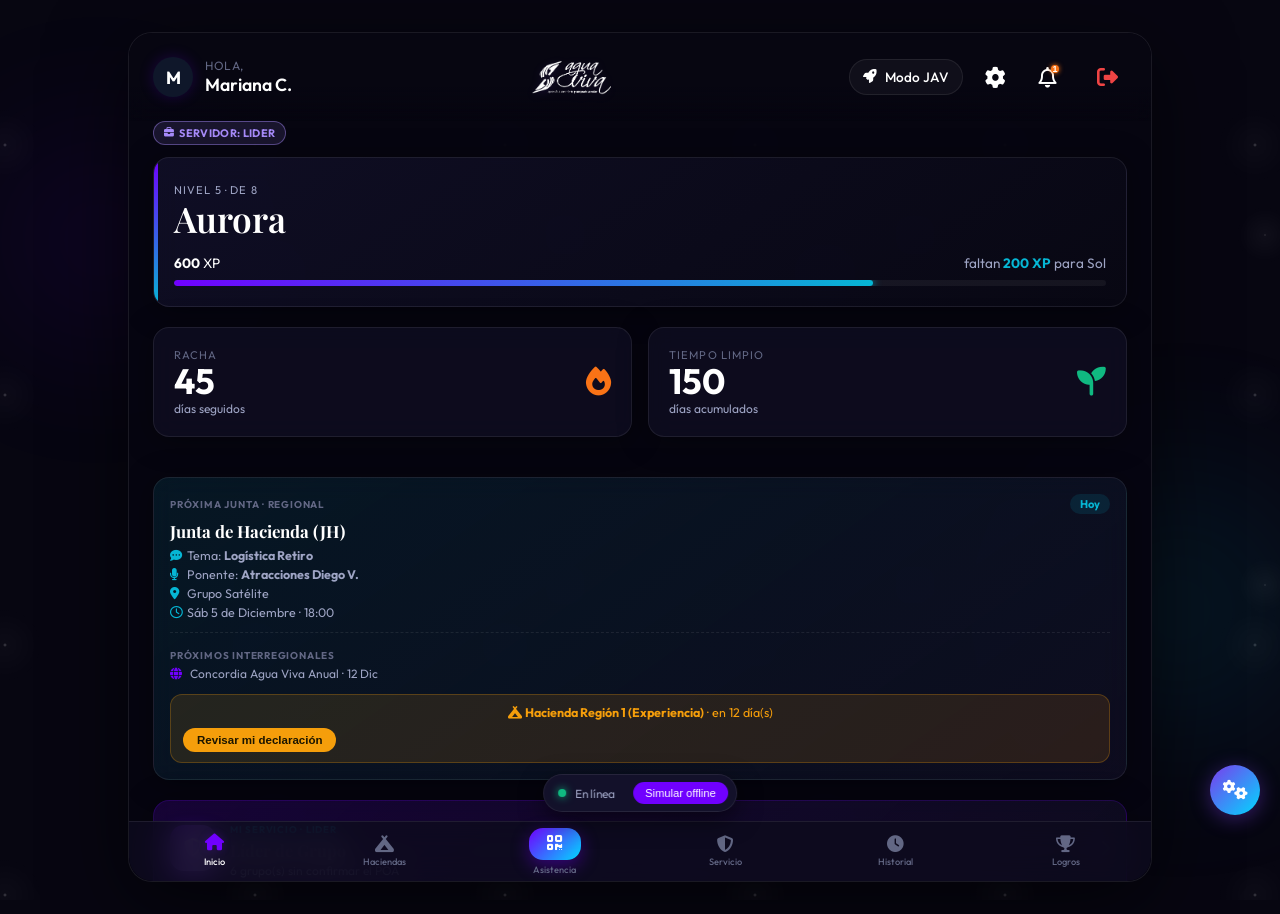
<file: app.html>
<!DOCTYPE html>
<html lang="es">
<head>
    <meta charset="UTF-8">
    <meta name="viewport" content="width=device-width, initial-scale=1.0">
    <title>Agua Viva - Asistencia y Logística</title>
    <link rel="preconnect" href="https://fonts.googleapis.com">
    <link rel="preconnect" href="https://fonts.gstatic.com" crossorigin>
    <link href="https://fonts.googleapis.com/css2?family=Outfit:wght@300;400;500;600;700&family=Playfair+Display:ital,wght@0,400;0,600;0,700;1,400;1,600&display=swap" rel="stylesheet">
    <link rel="stylesheet" href="https://cdnjs.cloudflare.com/ajax/libs/font-awesome/6.4.0/css/all.min.css">
    <link rel="stylesheet" href="css/styles.css">
</head>
<body class="dark-theme">
    <div class="stars"></div>
    <div class="cosmic-glow glow-1"></div>
    <div class="cosmic-glow glow-2"></div>
    <div class="cosmic-glow glow-jav" id="glowJav"></div>

    <div class="auth-overlay" id="authOverlay">
        <div class="auth-box">
            <div id="authLoginView">
                <div class="auth-logo-brand" style="text-align: center; margin-bottom: 0.5rem;">
                    <img src="assets/Icons/LOGO AV.png" class="app-logo-main" alt="Logo Agua Viva" style="height: 70px; object-fit: contain; filter: drop-shadow(0 2px 6px rgba(124, 58, 237, 0.25));">
                </div>
                <h1 class="auth-title font-serif" style="margin-top: 0;">Agua Viva</h1>
                <p class="auth-subtitle">Iniciar Sesión</p>
                <form id="authLoginForm" class="auth-form">
                    <div class="form-group">
                        <label for="loginEmail">Correo Electrónico</label>
                        <input type="email" id="loginEmail" class="form-control" placeholder="nombre@correo.com" required>
                    </div>
                    <div class="form-group">
                        <label for="loginPassword">Contraseña</label>
                        <input type="password" id="loginPassword" class="form-control" placeholder="••••••••" required>
                    </div>
                    <div class="auth-footer-actions">
                        <button type="submit" class="btn-auth-submit">Entrar</button>
                        <button type="button" class="btn-auth-switch" id="switchToRegisterBtn">¿No tienes cuenta? Regístrate aquí</button>
                        <button type="button" class="btn-auth-switch" id="loginGuestBtn" style="font-weight: 600; color: var(--color-cyan);">Entrar como Ámbar (Invitado Rápido)</button>
                        <button type="button" class="btn-auth-switch" id="loginGuestMarianaBtn" style="font-weight: 600; color: #a78bfa; margin-top: 0.25rem;">Entrar como Mariana (Coordinadora)</button>
                        <button type="button" class="btn-auth-switch" id="loginGuestSuperBtn" style="font-weight: 600; color: #f43f5e; margin-top: 0.25rem;">Entrar como Superadmin</button>
                    </div>
                </form>
            </div>

            <div id="authRegisterView" style="display: none;">
                <div class="auth-logo-brand" style="text-align: center; margin-bottom: 0.5rem;">
                    <img src="assets/Icons/LOGO AV.png" class="app-logo-main" alt="Logo Agua Viva" style="height: 70px; object-fit: contain; filter: drop-shadow(0 2px 6px rgba(124, 58, 237, 0.25));">
                </div>
                <h1 class="auth-title font-serif" style="margin-top: 0;">Agua Viva</h1>
                <p class="auth-subtitle">Crear Cuenta</p>
                <form id="authRegisterForm" class="auth-form">
                    <div class="form-group">
                        <label for="regEmail">Correo Electrónico *</label>
                        <input type="email" id="regEmail" class="form-control" placeholder="nombre@correo.com" required>
                    </div>
                    <div class="form-group">
                        <label for="regPassword">Contraseña *</label>
                        <input type="password" id="regPassword" class="form-control" placeholder="Mínimo 6 caracteres" required minlength="6">
                    </div>
                    <div class="form-group">
                        <label for="regName">Nombre(s) *</label>
                        <input type="text" id="regName" class="form-control" placeholder="Ej. Rogelio" required>
                    </div>
                    <div class="form-group">
                        <label for="regLastInitial">Inicial del Apellido *</label>
                        <input type="text" id="regLastInitial" class="form-control" maxlength="1" placeholder="Ej. I" required style="text-transform: uppercase;">
                    </div>
                    <div class="form-group">
                        <label for="regDob">Fecha de Nacimiento (Validación JAV) *</label>
                        <input type="date" id="regDob" class="form-control" required>
                    </div>
                    <div class="form-group">
                        <label for="regRegion">Región *</label>
                        <select id="regRegion" class="form-control" required>
                            <option value="">Selecciona Región</option>
                            <option value="Región 1 CDMX">Región 1 CDMX</option>
                            <option value="Región 2 Estado de México">Región 2 Estado de México</option>
                            <option value="Región 3 Querétaro y Guanajuato">Región 3 Querétaro y Guanajuato</option>
                            <option value="Región 4 Puebla">Región 4 Puebla</option>
                            <option value="Región 5 Guerrero">Región 5 Guerrero</option>
                            <option value="Región 6 Yucatán">Región 6 Yucatán</option>
                            <option value="Región 7 Chicago">Región 7 Chicago</option>
                            <option value="Región 8 Veracruz">Región 8 Veracruz</option>
                            <option value="Región 9 Monterrey">Región 9 Monterrey</option>
                        </select>
                    </div>
                    <div class="form-group">
                        <label for="regGroup">Grupo *</label>
                        <select id="regGroup" class="form-control" required disabled>
                            <option value="">Primero selecciona una región</option>
                        </select>
                    </div>
                    
                    <!-- Roll / Clasificación -->
                    <div class="form-group">
                        <label for="regEstigma">Estigma / Enfermedad *</label>
                        <select id="regEstigma" class="form-control" required>
                            <option value="">Selecciona</option>
                        </select>
                    </div>
                    <div class="form-group">
                        <label for="regRoleClass">Clasificación Básica</label>
                        <select id="regRoleClass" class="form-control">
                            <option value="Apoyo">Apoyo</option>
                            <option value="Oreja">Oreja (Requiere Aprobación)</option>
                            <option value="Padrino">Padrino (Requiere Aprobación)</option>
                        </select>
                    </div>

                    <div id="padrinoRegisterFields" style="display: none; border: 1px solid rgba(255, 255, 255, 0.15); padding: 1rem; border-radius: 10px; margin-bottom: 1rem; background: rgba(255, 255, 255, 0.02);">
                        <h4 style="font-size: 0.85rem; margin-top: 0; margin-bottom: 0.75rem; color: var(--primary); text-transform: uppercase; letter-spacing: 0.05em; border-bottom: 1px solid rgba(255, 255, 255, 0.1); padding-bottom: 0.25rem;">Progreso Padrino / Oreja</h4>
                        
                        <div class="form-group">
                            <label for="regSobrietyDate">Fecha de Sobriedad</label>
                            <input type="date" id="regSobrietyDate" class="form-control" style="background: rgba(255, 255, 255, 0.05); border: 1px solid var(--border-color); border-radius: 10px; color: white;">
                        </div>
                        <div class="form-group">
                            <label for="regJoinDate">Fecha de Ingreso</label>
                            <input type="date" id="regJoinDate" class="form-control" style="background: rgba(255, 255, 255, 0.05); border: 1px solid var(--border-color); border-radius: 10px; color: white;">
                        </div>
                        
                        <div class="form-group">
                            <label style="font-weight: bold; font-size: 0.8rem; color: var(--text-secondary); margin-bottom: 0.25rem; display: block;">Escrituras Completadas</label>
                            <div style="display: grid; grid-template-columns: 1fr; gap: 0.4rem; max-height: 150px; overflow-y: auto; background: rgba(0,0,0,0.2); border: 1px solid var(--border-color); padding: 0.75rem; border-radius: 10px; color: white;" id="regScripturesList">
                            </div>
                        </div>
                        
                        <div class="form-group">
                            <label style="font-weight: bold; font-size: 0.8rem; color: var(--text-secondary); margin-bottom: 0.25rem; display: block;">Ejercicios Completados</label>
                            <div style="display: grid; grid-template-columns: 1fr; gap: 0.4rem; background: rgba(0,0,0,0.2); border: 1px solid var(--border-color); padding: 0.75rem; border-radius: 10px; color: white;" id="regExercisesList">
                            </div>
                        </div>
                    </div>

                    <div class="form-group" id="regServerGroup">
                        <label for="regServerRole">Cargo de Servidor (Opcional)</label>
                        <select id="regServerRole" class="form-control">
                            <option value="Ninguno">Ninguno</option>
                            <option value="COM">COM (Comité de Orden y Métodos)</option>
                            <option value="Manager">Manager de Grupo</option>
                            <option value="Tesorería de Grupo">Tesorería de Grupo</option>
                            <option value="Preparador de primeros inventarios">Preparador de primeros inventarios</option>
                            <option value="Coordinador de hacienda">Coordinador de hacienda</option>
                            <option value="Literatura">Literatura</option>
                            <option value="RSG">RSG (Representante de Servicios Generales)</option>
                        </select>
                    </div>

                    <div class="form-group" id="regJavServerGroup" style="display: none;">
                        <label for="regJavServerRole">Cargo de Servidor JAV (Opcional)</label>
                        <select id="regJavServerRole" class="form-control">
                            <option value="Ninguno">Ninguno</option>
                            <option value="COM JAV">COM JAV</option>
                            <option value="Preparador JAV">Preparador de primeros inventarios JAV</option>
                            <option value="Coordinador hacienda JAV">Coordinador de hacienda JAV</option>
                            <option value="AE JAV">AE JAV (Atracciones Externas JAV)</option>
                            <option value="AI JAV">AI JAV (Atracciones Internas JAV)</option>
                        </select>
                    </div>

                    <div class="form-group auth-checkbox-group">
                        <input type="checkbox" id="regIsLeaderRequest">
                        <label for="regIsLeaderRequest">Solicitar ser Coordinador (Líder, AE o AI de Grupo)</label>
                    </div>
                    <div class="form-group" id="leaderTypeGroup" style="display: none; padding-left: 1.5rem;">
                        <label for="regLeaderRoleType">Tipo de Coordinador</label>
                        <select id="regLeaderRoleType" class="form-control">
                            <option value="LIDER">Líder de Grupo</option>
                            <option value="AE">AE (Atracciones Externas)</option>
                            <option value="AI">AI (Atracciones Internas)</option>
                        </select>
                    </div>

                    <div class="auth-footer-actions">
                        <button type="submit" class="btn-auth-submit">Registrarse y Esperar Aprobación</button>
                        <button type="button" class="btn-auth-switch" id="switchToLoginBtn">¿Ya tienes cuenta? Inicia sesión aquí</button>
                    </div>
                </form>
            </div>
        </div>
    </div>

    <div class="app-container">
        
        <header class="app-header">
            <div class="user-profile">
                <div class="avatar" id="avatarBtn">Á</div>
                <div class="user-info">
                    <span class="greeting">Hola,</span>
                    <span class="username" id="userNameLabel">Ámbar</span>
                </div>
            </div>
            <div class="header-brand-logo" style="flex: 1; display: flex; justify-content: center; align-items: center; pointer-events: none;">
                <img src="assets/Icons/LOGO AV.png" class="app-logo-main" alt="Agua Viva" style="height: 36px; max-width: 120px; object-fit: contain; filter: drop-shadow(0 2px 4px rgba(124,58,237,0.15));">
            </div>
            <div class="header-actions">
                <button class="btn-theme-toggle" id="javToggleBtn" title="Cambiar a Sección JAV">
                    <i class="fa-solid fa-rocket"></i> <span class="hide-mobile">Modo JAV</span>
                </button>
                <button class="btn-notification" id="settingsGearBtn" title="Ajustes">
                    <i class="fa-solid fa-gear"></i>
                </button>
                <button class="btn-notification" id="notifBtn">
                    <i class="fa-regular fa-bell"></i>
                    <span class="notif-badge" id="notifBadge"></span>
                </button>
                <div class="notif-dropdown" id="notifDropdown">
                    <div class="notif-header">
                        <span>Notificaciones</span>
                        <button type="button" class="notif-clear-btn" id="notifClearBtn">Limpiar</button>
                    </div>
                    <div class="notif-body" id="notifBody">
                    </div>
                </div>
                <button class="btn-notification" id="logoutBtn" title="Cerrar Sesión" style="margin-left: 0.5rem; color: var(--color-red);">
                    <i class="fa-solid fa-right-from-bracket"></i>
                </button>
            </div>
        </header>

        <main class="app-viewport" id="appViewport">
            
            <section class="app-section active" id="sec-inicio">
                <!-- Tags de rol del usuario (Padrino/Oreja/Servidor, variantes JAV) -->
                <div class="role-tags-row" id="homeRoleTags" style="display:none;"></div>

                <div class="card card-level">
                    <div class="level-header">
                        <span class="level-subtitle" id="homeLevelSubtitle">NIVEL 4 · DE 8</span>
                        <h2 class="level-title font-serif" id="homeLevelName">Faro</h2>
                    </div>
                    <div class="level-progress-wrapper">
                        <div class="level-xp-text">
                            <span class="current-xp" id="homeXpText"><strong>420</strong> XP</span>
                            <span class="xp-needed" id="homeXpNeeded">faltan <strong class="color-cyan">230 XP</strong> para Aurora</span>
                        </div>
                        <div class="progress-bar-bg">
                            <div class="progress-bar-fill" id="homeProgressFill" style="width: 64.6%;"></div>
                        </div>
                    </div>
                </div>

                <div class="stats-grid">
                    <div class="card card-stat">
                        <span class="stat-label">RACHA</span>
                        <div class="stat-value-container">
                            <span class="stat-value" id="homeStreakVal">28</span>
                            <i class="fa-solid fa-fire stat-icon color-orange animate-pulse"></i>
                        </div>
                        <span class="stat-desc">días seguidos</span>
                    </div>
                    <div class="card card-stat">
                        <span class="stat-label">TIEMPO LIMPIO</span>
                        <div class="stat-value-container">
                            <span class="stat-value" id="homeCleanVal">95</span>
                            <i class="fa-solid fa-seedling stat-icon color-green"></i>
                        </div>
                        <span class="stat-desc">días acumulados</span>
                    </div>
                </div>

                <!-- Próximo evento / aviso de hacienda -->
                <div class="card card-next-event" id="homeNextEvent" style="display:none;"></div>

                <!-- Acceso a Mi Servicio (solo servidores aprobados) -->
                <div class="card card-service" id="serviceCard" style="display:none;"></div>

                <div class="card card-banner-scan" id="bannerScanBtn">
                    <div class="banner-content">
                        <div class="banner-icon-bg">
                            <i class="fa-solid fa-qrcode"></i>
                        </div>
                        <div class="banner-text">
                            <h3>Escanear junta</h3>
                            <p>Apunta al QR de la sala para registrar asistencia</p>
                        </div>
                    </div>
                    <i class="fa-solid fa-chevron-right banner-arrow"></i>
                </div>

                <div class="meetings-header" style="flex-wrap: wrap; gap: 0.5rem;">
                    <h3>Calendario</h3>
                    <div style="display: flex; gap: 0.5rem; align-items: center;">
                        <div class="calendar-tabs" id="calendarTabs" style="display: flex; gap: 0.35rem;">
                            <button type="button" class="btn-xs tab-btn active" data-cal="GROUP" style="background: var(--bg-surface); border: 1px solid var(--border-color); border-radius: 8px; padding: 0.25rem 0.45rem; color: white; cursor: pointer; font-size: 0.75rem;">Mi Grupo</button>
                            <button type="button" class="btn-xs tab-btn" data-cal="REGIONAL" style="background: transparent; border: 1px solid transparent; border-radius: 8px; padding: 0.25rem 0.45rem; color: var(--text-secondary); cursor: pointer; font-size: 0.75rem;">Regional</button>
                            <button type="button" class="btn-xs tab-btn" data-cal="ANNUAL" style="background: transparent; border: 1px solid transparent; border-radius: 8px; padding: 0.25rem 0.45rem; color: var(--text-secondary); cursor: pointer; font-size: 0.75rem;">Anual</button>
                        </div>
                        <div style="height: 12px; width: 1px; background: rgba(255,255,255,0.2);"></div>
                        <div class="view-toggle-buttons" id="calendarViewToggle" style="display: flex; gap: 0.2rem;">
                            <button type="button" class="btn-xs active" data-view="LIST" style="background: var(--bg-surface); border: 1px solid var(--border-color); border-radius: 6px; padding: 0.25rem 0.35rem; color: white; cursor: pointer; font-size: 0.7rem;"><i class="fa-solid fa-list"></i></button>
                            <button type="button" class="btn-xs" data-view="WEEK" style="background: transparent; border: 1px solid transparent; border-radius: 6px; padding: 0.25rem 0.35rem; color: var(--text-secondary); cursor: pointer; font-size: 0.7rem;"><i class="fa-solid fa-calendar-week"></i></button>
                        </div>
                    </div>
                </div>
                <div class="meetings-list" id="upcomingMeetingsList">
                </div>
                <div id="weeklyCalendarContainer" style="display: none; margin-top: 1rem;">
                    <div class="weekly-grid-header" style="display: grid; grid-template-columns: repeat(7, 1fr); gap: 0.25rem; text-align: center; font-weight: 600; font-size: 0.65rem; border-bottom: 1px solid rgba(255,255,255,0.1); padding-bottom: 0.25rem; margin-bottom: 0.25rem; color: var(--text-secondary);">
                        <div>L</div>
                        <div>M</div>
                        <div>M</div>
                        <div>J</div>
                        <div>V</div>
                        <div>S</div>
                        <div>D</div>
                    </div>
                    <div id="weeklyCalendarGrid" style="display: grid; grid-template-columns: repeat(7, 1fr); gap: 0.25rem; min-height: 120px;">
                    </div>
                </div>
            </section>

            <section class="app-section" id="sec-scanner">
                <div class="scanner-container">
                    <div class="scanner-header">
                        <h2 class="font-serif">Escanear QR</h2>
                        <p>El QR aparece al iniciar la junta. Se renueva cada 30 segundos.</p>
                    </div>
                    
                    <div class="qr-target-box">
                        <div class="qr-corner top-left"></div>
                        <div class="qr-corner top-right"></div>
                        <div class="qr-corner bottom-left"></div>
                        <div class="qr-corner bottom-right"></div>
                        <div class="qr-laser"></div>
                        <div class="qr-mock-code">
                            <i class="fa-solid fa-qrcode fa-5x opacity-40"></i>
                        </div>
                    </div>

                    <p class="scanner-instruction font-serif">Apunta al QR de la sala</p>

                    <!-- Estado de validación (JWT + geofencing) inyectado por app.js -->
                    <div class="scan-validation" id="scanValidation">
                        <div class="scan-step" id="stepJwt"><i class="fa-solid fa-circle-notch"></i> Verificando firma JWT…</div>
                        <div class="scan-step" id="stepGeo"><i class="fa-regular fa-circle"></i> Comprobando ubicación (geofencing)…</div>
                    </div>

                    <!-- Overlay de resultado (expirado / fuera de perímetro) -->
                    <div class="scan-result-overlay" id="scanResult"></div>

                    <div class="scanner-footer">
                        <button class="btn btn-secondary w-full" id="manualCodeBtn">
                            <i class="fa-solid fa-keyboard"></i> Ingresar código manualmente
                        </button>
                    </div>
                </div>
            </section>

            <section class="app-section" id="sec-historial">
                <div class="historial-header">
                    <span class="section-subtitle">TU CIELO</span>
                    <h2 class="font-serif section-title">Historial</h2>
                </div>

                <div class="stats-quick-row">
                    <div class="quick-stat-card">
                        <span class="qs-val" id="hist-total-juntas">34</span>
                        <span class="qs-label">Juntas</span>
                    </div>
                    <div class="quick-stat-card">
                        <span class="qs-val" id="hist-total-haciendas">3</span>
                        <span class="qs-label">Haciendas</span>
                    </div>
                    <div class="quick-stat-card">
                        <span class="qs-val text-green" id="hist-clean-days">142</span>
                        <span class="qs-label">Días limpio</span>
                    </div>
                    <div class="quick-stat-card">
                        <span class="qs-val color-cyan" id="hist-total-xp">0</span>
                        <span class="qs-label">XP total</span>
                    </div>
                </div>

                <!-- Filtros del historial -->
                <div class="historial-filters" id="historialFilters">
                    <button class="hist-filter active" data-filter="all">Todos</button>
                    <button class="hist-filter" data-filter="junta">Juntas</button>
                    <button class="hist-filter" data-filter="oyp">OyP</button>
                    <button class="hist-filter" data-filter="hacienda">Haciendas</button>
                </div>

                <div class="card chart-card">
                    <div class="chart-header">
                        <span>Últimas 12 semanas</span>
                        <span class="chart-status color-cyan"><i class="fa-solid fa-arrow-trend-up"></i> constante</span>
                    </div>
                    <div class="chart-body">
                        <svg class="trend-chart-svg" id="historyTrendSvg" viewBox="0 0 300 80">
                            <line x1="0" y1="20" x2="300" y2="20" stroke="rgba(255,255,255,0.05)" />
                            <line x1="0" y1="50" x2="300" y2="50" stroke="rgba(255,255,255,0.05)" />
                            <path id="historyTrendPath" d="" fill="none" stroke="url(#chartGradient)" stroke-width="3" stroke-linecap="round"/>
                            <defs>
                                <linearGradient id="chartGradient" x1="0" y1="0" x2="1" y2="0">
                                    <stop offset="0%" stop-color="#7000ff" />
                                    <stop offset="100%" stop-color="#00d9ff" />
                                </linearGradient>
                            </defs>
                        </svg>
                    </div>
                </div>

                <div class="timeline-list" id="timelineList">
                </div>
            </section>

            <section class="app-section" id="sec-haciendas">
                <div class="section-header-flex">
                    <div>
                        <span class="section-subtitle">LOGÍSTICA REGIONAL</span>
                        <h2 class="font-serif section-title">Haciendas y POA</h2>
                    </div>
                    <div class="hacienda-selector-wrapper">
                        <select id="haciendaSelect" class="styled-select">
                            <option value="h1">Hacienda Región 4 (Julio 2026)</option>
                            <option value="h2">Hacienda JAV Región 1 (Agosto 2026)</option>
                        </select>
                    </div>
                </div>

                <div class="card info-card" id="haciendaDetailsCard" style="margin-bottom: 1rem; border-left: 4px solid var(--primary);">
                    <h3 class="font-serif card-title" style="margin-top: 0; margin-bottom: 0.5rem; display: flex; align-items: center; gap: 0.5rem; font-size: 1.05rem;">
                        <i class="fa-solid fa-calendar-days color-cyan"></i> Información del Retiro
                    </h3>
                    <div style="font-size: 0.85rem; color: var(--text-secondary); display: grid; gap: 0.5rem; margin-bottom: 0.5rem;">
                        <div><strong>Lugar:</strong> <span id="lblHaciendaDetailName">Cargando...</span></div>
                        <div><strong>Fecha:</strong> <span id="lblHaciendaDetailDate">Cargando...</span></div>
                        <div><strong>POA de tu grupo:</strong> <span id="lblMyGroupSemaphore">—</span></div>
                    </div>
                    <div id="haciendaDetailMapSection" style="border-top: 1px solid var(--border-color); padding-top: 0.5rem; display: none;">
                        <a href="#" target="_blank" id="btnHaciendaDetailMapLink" class="btn btn-outline btn-xs w-full" style="display: flex; align-items: center; justify-content: center; gap: 0.25rem; text-decoration: none; border: 1px solid var(--primary); color: var(--primary); padding: 0.4rem; border-radius: 6px; font-weight: 600; font-size: 0.75rem; background: transparent; margin-bottom: 0.5rem;">
                            <i class="fa-solid fa-map-location-dot"></i> Ver en Google Maps
                        </a>
                        <div style="width: 100%; height: 130px; border-radius: 8px; overflow: hidden; border: 1px solid var(--border-color); background: #eee;">
                            <iframe id="iframeHaciendaDetailMap" src="" width="100%" height="100%" style="border:0;" allowfullscreen="" loading="lazy"></iframe>
                        </div>
                    </div>
                </div>

                <div class="card declaration-card" id="userDeclarationCard">
                    <h3 class="font-serif card-title"><i class="fa-solid fa-clipboard-question color-cyan"></i> Declarar mi Asistencia</h3>
                    <p class="card-desc">Confirma tus detalles de traslado y turnos para el próximo retiro regional.</p>
                    
                    <div class="form-grid">
                        <div class="form-group">
                            <label for="attendingCheck">¿Asistirás a la Hacienda?</label>
                            <div class="toggle-buttons-group" id="attendanceToggleGroup">
                                <button type="button" class="btn-toggle active" data-val="true">Sí, asistiré</button>
                                <button type="button" class="btn-toggle" data-val="false">No iré</button>
                            </div>
                        </div>

                        <div class="form-group">
                            <label for="arrivalShift">Turno de llegada</label>
                            <select id="arrivalShift" class="form-control">
                                <option value="PRE_AVANZADA">Pre-avanzada (Jueves)</option>
                                <option value="AVANZADA">Avanzada (Viernes mañana con escribientes)</option>
                                <option value="VIERNES_TARDE_NOCHE">Viernes Tarde/Noche</option>
                                <option value="SABADO_MANANA">Sábado Mañana</option>
                                <option value="SABADO_TARDE_NOCHE">Sábado Tarde/Noche</option>
                                <option value="DOMINGO">Domingo</option>
                            </select>
                        </div>

                        <div class="form-group">
                            <label>Movilidad / Transporte</label>
                            <select id="transportStatus" class="form-control">
                                <option value="NEEDS_TRANSPORT">Necesito que me lleven (Sin auto)</option>
                                <option value="PROVIDES_TRANSPORT">Llevo auto propio (Ofrezco lugares)</option>
                                <option value="NONE">Me traslado por mi cuenta</option>
                            </select>
                        </div>

                        <div class="form-group" id="capacityGroup" style="display:none;">
                            <label for="transportCapacity">Lugares disponibles en auto</label>
                            <input type="number" id="transportCapacity" class="form-control" min="1" max="10" value="4">
                        </div>

                        <div class="form-group">
                            <label for="poaEmergency">Contacto de emergencia</label>
                            <input type="text" id="poaEmergency" class="form-control" placeholder="Ej. Mamá 555-1234">
                        </div>
                        <div class="form-group">
                            <label for="poaAllergies">Alergias / medicamentos</label>
                            <input type="text" id="poaAllergies" class="form-control" placeholder="Ej. Penicilina; toma metformina">
                        </div>
                        <div class="form-group">
                            <label for="poaNotes">Observaciones para logística</label>
                            <textarea id="poaNotes" class="form-control" rows="2" placeholder="Algo que el equipo de atracciones deba saber"></textarea>
                        </div>
                    </div>
                    <button class="btn btn-primary btn-save-logistics" id="saveLogisticsBtn">
                        <i class="fa-solid fa-floppy-disk"></i> Guardar Declaración
                    </button>
                </div>

            </section>


            <!-- Sección Mi Servicio: funciones especiales para servidores aprobados
                 (AE: semáforo/escribientes/auditoría/junta · AI: mis juntas · LÍDER: todo) -->
            <section class="app-section" id="sec-servicio">
                <div class="section-header-flex">
                    <div>
                        <span class="section-subtitle">SERVIDORES APROBADOS</span>
                        <h2 class="font-serif section-title">Mi Servicio</h2>
                    </div>
                    <span class="badge badge-admin" id="servicioRoleBadge">—</span>
                </div>

                <div class="servicio-tabs" id="servicioTabs">
                    <button class="svc-tab" data-svc="svc-semaforo"><i class="fa-solid fa-traffic-light"></i> Semáforo</button>
                    <button class="svc-tab" data-svc="svc-escribientes"><i class="fa-solid fa-pen-nib"></i> Escribientes</button>
                    <button class="svc-tab" data-svc="svc-auditoria"><i class="fa-solid fa-clock-rotate-left"></i> Auditoría</button>
                    <button class="svc-tab" data-svc="svc-junta"><i class="fa-solid fa-users-rays"></i> Junta Atr.</button>
                    <button class="svc-tab" data-svc="svc-juntas"><i class="fa-solid fa-calendar-plus"></i> Mis Juntas</button>
                </div>

                <!-- Semáforo POA regional (AE / LÍDER) -->
                <div class="svc-panel" id="svc-semaforo">
                    <div class="poa-stats-row">
                        <div class="poa-stat-box card">
                            <span class="psb-val" id="poa-total-escribientes">0</span>
                            <span class="psb-label">Escribientes</span>
                        </div>
                        <div class="poa-stat-box card">
                            <span class="psb-val" id="poa-total-apoyos">0</span>
                            <span class="psb-label">Apoyos</span>
                        </div>
                        <div class="poa-stat-box card">
                            <span class="psb-val" id="poa-total-padrinos">0</span>
                            <span class="psb-label">Padrinos</span>
                        </div>
                        <div class="poa-stat-box card">
                            <span class="psb-val" id="poa-total-orejas">0</span>
                            <span class="psb-label">Orejas</span>
                        </div>
                        <div class="poa-stat-box card">
                            <span class="psb-val text-cyan" id="poa-transport-ratio">0 / 0</span>
                            <span class="psb-label">Lugares Transp.</span>
                        </div>
                    </div>

                    <div class="card svc-pending-card" id="svcPendingCard" style="display:none;">
                        <h4 class="card-title font-serif"><i class="fa-solid fa-triangle-exclamation color-yellow"></i> Grupos sin confirmar o actualizar</h4>
                        <div id="svcPendingGroups"></div>
                    </div>

                    <div class="card poa-groups-card">
                        <h4 class="card-title font-serif">Semáforo del POA regional</h4>
                        <p class="card-desc">Estado de carga de cada grupo de tu región (toca para forzar el estado).</p>
                        <div class="groups-semaphore-list" id="groupsSemaphoreList">
                        </div>
                    </div>
                </div>

                <!-- Gestión de escribientes (AE / LÍDER) -->
                <div class="svc-panel" id="svc-escribientes">
                    <div class="card poa-escribientes-card">
                        <div class="card-header-flex">
                            <h4 class="card-title font-serif">Gestión de Escribientes</h4>
                            <button class="btn btn-xs btn-primary" id="openAddEscribienteModal">
                                <i class="fa-solid fa-plus"></i> Registrar
                            </button>
                        </div>
                        <p class="card-desc">Registra a quienes vivirán la experiencia de la hacienda.</p>

                        <div class="search-box">
                            <i class="fa-solid fa-magnifying-glass"></i>
                            <input type="text" id="searchEscribienteInput" placeholder="Buscar escribiente...">
                        </div>

                        <div class="table-responsive">
                            <table class="custom-table" id="escribientesTable">
                                <thead>
                                    <tr>
                                        <th>Nombre</th>
                                        <th>Género</th>
                                        <th>Grupo</th>
                                        <th class="text-right">Acciones</th>
                                    </tr>
                                </thead>
                                <tbody id="escribientesListBody">
                                </tbody>
                            </table>
                        </div>
                    </div>
                </div>

                <!-- Auditoría regional (AE / LÍDER) -->
                <div class="svc-panel" id="svc-auditoria">
                    <div class="card changelog-card">
                        <h4 class="card-title font-serif"><i class="fa-solid fa-clock-rotate-left"></i> Auditoría de la región</h4>
                        <p class="card-desc">Todos los cambios del POA en los grupos de tu región, con autor y hora.</p>
                        <div class="search-box">
                            <i class="fa-solid fa-magnifying-glass"></i>
                            <input type="text" id="svcAuditSearch" placeholder="Filtrar por grupo, autor o acción...">
                        </div>
                        <div class="changelog-list" id="auditChangeLogList">
                        </div>
                    </div>
                </div>

                <!-- Junta de Atracciones (AE / LÍDER) — calendario interactivo -->
                <div class="svc-panel" id="svc-junta">
                    <div class="card">
                        <h4 class="card-title font-serif"><i class="fa-solid fa-users-rays"></i> Junta de Atracciones</h4>
                        <p class="card-desc">Calendario de padrinos asignados del mes. Toca un día para ver el detalle.</p>
                        <div class="svc-cal-head" id="svcJuntaCalHead"></div>
                        <div class="svc-cal-grid" id="svcJuntaCal"></div>
                        <div class="svc-junta-detail" id="svcJuntaDetail" style="display:none;"></div>
                    </div>
                    <div class="card mt-4" id="svcJuntaAttendanceCard" style="display:none;">
                        <h4 class="card-title font-serif"><i class="fa-solid fa-clipboard-user"></i> Pase de lista de hoy</h4>
                        <div id="svcJuntaAttendance"></div>
                    </div>
                </div>

                <!-- Mis Juntas (AI / LÍDER) -->
                <div class="svc-panel" id="svc-juntas">
                    <div class="card">
                        <h4 class="card-title font-serif"><i class="fa-solid fa-calendar-plus"></i> Agendar junta de mi grupo</h4>
                        <p class="card-desc">La junta aparecerá en el calendario de toda la militancia.</p>
                        <form id="svcJuntaForm">
                            <div class="form-group">
                                <label for="svcJTitle">Tema / Título *</label>
                                <input type="text" id="svcJTitle" class="form-control" placeholder="Ej. El Resurgir" required>
                            </div>
                            <div class="form-group">
                                <label for="svcJType">Tipo de junta *</label>
                                <select id="svcJType" class="form-control" required>
                                    <option value="NORMAL">Junta Normal</option>
                                    <option value="TRIBUNA">Tribuna</option>
                                    <option value="OYP">OyP (Orejas y Padrinos)</option>
                                    <option value="TALLER">Taller</option>
                                    <option value="CIRCULO">Círculo de Recuperación</option>
                                    <option value="PREPARACIONES_JAV">Preparación JAV</option>
                                    <option value="JUNTAS_JAV">Junta JAV</option>
                                </select>
                            </div>
                            <div class="form-row-2">
                                <div class="form-group">
                                    <label for="svcJDate">Fecha *</label>
                                    <input type="date" id="svcJDate" class="form-control" required>
                                </div>
                                <div class="form-group">
                                    <label for="svcJTime">Hora *</label>
                                    <input type="time" id="svcJTime" class="form-control" value="19:00" required>
                                </div>
                            </div>
                            <div class="form-group">
                                <label for="svcJSpeaker">Ponente *</label>
                                <select id="svcJSpeaker" class="form-control"></select>
                            </div>
                            <div class="form-group" id="svcJGuestGroup" style="display:none;">
                                <label for="svcJGuestName">Nombre del invitado</label>
                                <input type="text" id="svcJGuestName" class="form-control" placeholder="Ej. Dr. Armando S.">
                            </div>
                            <div class="form-group">
                                <label for="svcJPlace">Salón / espacio en mi sede</label>
                                <input type="text" id="svcJPlace" class="form-control" placeholder="Ej. Salón Principal">
                            </div>
                            <div class="form-row-2">
                                <div class="form-group">
                                    <label for="svcJXp">Puntos XP</label>
                                    <input type="number" id="svcJXp" class="form-control" value="10" min="5" max="50">
                                </div>
                                <div class="form-group" style="display:flex; align-items:flex-end; gap:0.5rem; padding-bottom:0.35rem;">
                                    <input type="checkbox" id="svcJIsJav" style="width:16px; height:16px;">
                                    <label for="svcJIsJav" style="font-weight:normal; text-transform:none; cursor:pointer; margin:0;">Exclusiva JAV</label>
                                </div>
                            </div>
                            <button type="submit" class="btn btn-primary w-full"><i class="fa-solid fa-calendar-check"></i> Publicar junta</button>
                        </form>
                    </div>
                    <div class="card mt-4">
                        <h4 class="card-title font-serif"><i class="fa-solid fa-list"></i> Juntas creadas por mí</h4>
                        <div id="svcMyJuntasList"></div>
                    </div>
                </div>
            </section>

            <section class="app-section" id="sec-logros">
                <div class="card logros-profile-card">
                    <div class="logros-profile-header">
                        <div class="avatar" id="logrosAvatar" style="width: 55px; height: 55px; font-size: 1.4rem;">Á</div>
                        <div class="logros-profile-info">
                            <h2 class="font-serif" id="logrosName">Ámbar</h2>
                            <span class="logros-join-date" id="logrosJoinDate">Miembro desde jun 2025</span>
                            <div class="logros-badges-row">
                                <span class="badge-role badge-jav-tag" id="logrosLevelBadge">Nv 4 · Faro</span>
                                <span class="badge-role badge-oreja"><i class="fa-solid fa-fire"></i> <span id="logrosStreakBadge">28d</span></span>
                            </div>
                            <div class="role-tags-row" id="logrosRoleTags" style="margin-top:0.4rem;"></div>
                        </div>
                    </div>

                    <div class="level-progress-wrapper" style="margin-top: 1.25rem;">
                        <div class="level-xp-text">
                            <span class="current-xp" id="logrosTransition">Faro &rarr; Aurora</span>
                            <span class="current-xp" id="logrosXpText"><strong>420</strong> / 650 XP</span>
                        </div>
                        <div class="progress-bar-bg">
                            <div class="progress-bar-fill" id="logrosProgressFill" style="width: 64.6%;"></div>
                        </div>
                    </div>
                </div>

                <div class="roadmap-header">
                    <h3 class="font-serif">Camino de luz</h3>
                </div>
                <div class="roadmap-scroll-container">
                    <div class="roadmap-track" id="roadmapTrack">
                    </div>
                </div>
                <!-- Mi Avance (Padrino/Oreja): inventarios y ejercicios -->
                <div class="card card-progress-padrino" id="padrinoProgressCard" style="display:none; margin-bottom:1rem;"></div>

                <div class="insignias-header">
                    <h3 class="font-serif">Insignias</h3>
                    <span class="insignias-count" id="insigniasCount">0 / 9</span>
                </div>
                
                <div class="insignias-grid" id="insigniasGrid">
                </div>
            </section>

            <section class="app-section" id="sec-settings">
                <div class="settings-header" style="margin-bottom: 1.5rem;">
                    <span class="section-subtitle">MI PERFIL</span>
                    <h2 class="font-serif section-title" style="margin-bottom: 0;">Ajustes</h2>
                </div>

                <div class="card settings-card">
                    <div class="settings-roles-box">
                        <span class="pps-title" style="margin-bottom:0.4rem;"><i class="fa-solid fa-id-badge"></i> Mi clasificación y cargos</span>
                        <div class="role-tags-row" id="settingsRoleTags"></div>
                    </div>
                    <form id="settingsProfileForm">
                        <div class="profile-preview-wrapper" style="display: flex; flex-direction: column; align-items: center; gap: 0.5rem; margin-bottom: 1.5rem; padding: 1rem 0; border-bottom: 1px solid var(--border-color);">
                            <div class="avatar" id="settingsAvatarPreview" style="width: 75px; height: 75px; font-size: 2rem; border-radius: 50%; display: flex; align-items: center; justify-content: center; font-weight: 700; color: #fff;">Á</div>
                            <span style="font-size: 0.8rem; color: var(--text-secondary); font-weight: 500;">Vista previa de tu avatar</span>
                            <div style="display:flex; gap:0.5rem; margin-top:0.25rem;">
                                <label for="settingsPhotoInput" class="btn btn-secondary" style="font-size:0.72rem; padding:0.45rem 0.9rem; cursor:pointer; margin:0;">
                                    <i class="fa-solid fa-camera"></i> Subir foto
                                </label>
                                <button type="button" class="btn btn-secondary" id="settingsPhotoRemove" style="font-size:0.72rem; padding:0.45rem 0.9rem; display:none;">
                                    <i class="fa-solid fa-trash"></i> Quitar foto
                                </button>
                            </div>
                            <input type="file" id="settingsPhotoInput" accept="image/*" style="display:none;">
                        </div>

                        <div class="form-group mb-4" style="margin-bottom: 1.2rem; display: flex; flex-direction: column; gap: 0.4rem;">
                            <label for="settingsAlias" style="font-size: 0.75rem; font-weight: 600; color: var(--text-secondary); text-transform: uppercase;">Alias / Nombre</label>
                            <input type="text" id="settingsAlias" class="form-control" placeholder="Ej. Ámbar" required style="background: rgba(255, 255, 255, 0.05); border: 1px solid var(--border-color); border-radius: 10px; padding: 0.75rem 1rem; color: white; font-size: 0.9rem; transition: all 0.3s; width: 100%;">
                        </div>

                        <div class="form-group mb-4" style="margin-bottom: 1.2rem; display: flex; flex-direction: column; gap: 0.4rem;">
                            <label for="settingsPhone" style="font-size: 0.75rem; font-weight: 600; color: var(--text-secondary); text-transform: uppercase;">Teléfono / Celular</label>
                            <input type="tel" id="settingsPhone" class="form-control" placeholder="55-0000-0000" style="background: rgba(255, 255, 255, 0.05); border: 1px solid var(--border-color); border-radius: 10px; padding: 0.75rem 1rem; color: white; font-size: 0.9rem; width: 100%;">
                        </div>

                        <div class="form-group mb-4" style="margin-bottom: 1.2rem; display: flex; flex-direction: column; gap: 0.4rem;">
                            <label for="settingsEmergency" style="font-size: 0.75rem; font-weight: 600; color: var(--text-secondary); text-transform: uppercase;">Contacto de emergencia</label>
                            <input type="text" id="settingsEmergency" class="form-control" placeholder="Ej. Mamá 555-1234" style="background: rgba(255, 255, 255, 0.05); border: 1px solid var(--border-color); border-radius: 10px; padding: 0.75rem 1rem; color: white; font-size: 0.9rem; width: 100%;">
                        </div>

                        <div class="form-group mb-4" style="margin-bottom: 1.2rem; display: flex; flex-direction: column; gap: 0.4rem;">
                            <label style="font-size: 0.75rem; font-weight: 600; color: var(--text-secondary); text-transform: uppercase;">Color de Avatar</label>
                            <div class="color-picker-grid">
                                <button type="button" class="color-btn" data-color="#be185d" style="background-color: #be185d;"></button>
                                <button type="button" class="color-btn" data-color="#6d28d9" style="background-color: #6d28d9;"></button>
                                <button type="button" class="color-btn" data-color="#1d4ed8" style="background-color: #1d4ed8;"></button>
                                <button type="button" class="color-btn" data-color="#0369a1" style="background-color: #0369a1;"></button>
                                <button type="button" class="color-btn" data-color="#047857" style="background-color: #047857;"></button>
                                <button type="button" class="color-btn" data-color="#556b2f" style="background-color: #556b2f;"></button>
                                <button type="button" class="color-btn" data-color="#c2410c" style="background-color: #c2410c;"></button>
                                <button type="button" class="color-btn" data-color="#b91c1c" style="background-color: #b91c1c;"></button>
                                <button type="button" class="color-btn" data-color="#0F172A" style="background-color: #0F172A;"></button>
                                <button type="button" class="color-btn" data-color="#d946ef" style="background-color: #d946ef;"></button>
                            </div>
                        </div>

                        <div class="form-group mb-6" style="margin-bottom: 1.5rem; display: flex; flex-direction: column; gap: 0.4rem;">
                            <label for="settingsAvatarIcon" style="font-size: 0.75rem; font-weight: 600; color: var(--text-secondary); text-transform: uppercase;">Icono del Avatar</label>
                            <select id="settingsAvatarIcon" class="form-control" style="background: rgba(255, 255, 255, 0.05); border: 1px solid var(--border-color); border-radius: 10px; padding: 0.75rem 1rem; color: white; font-size: 0.9rem; transition: all 0.3s; width: 100%;">
                                <option value="initial">Inicial del Nombre (Letra)</option>
                                <option value="fa-user-astronaut">Astronauta (JAV)</option>
                                <option value="fa-rocket">Cohete (Espacio)</option>
                                <option value="fa-fire">Fuego (Racha)</option>
                                <option value="fa-heart">Corazón (Hermandad)</option>
                                <option value="fa-star">Estrella (Luz)</option>
                                <option value="fa-shield-halved">Escudo (Servicio)</option>
                            </select>
                        </div>

                        <div id="settingsPadrinoFields" style="display: none; border: 1px solid var(--border-color); padding: 1rem; border-radius: 10px; margin-bottom: 1.2rem; background: rgba(255, 255, 255, 0.02);">
                            <h4 style="font-size: 0.85rem; margin-top: 0; margin-bottom: 0.75rem; color: var(--primary); text-transform: uppercase; letter-spacing: 0.05em; border-bottom: 1px solid var(--border-color); padding-bottom: 0.25rem;">Progreso Padrino / Oreja</h4>
                            
                            <div class="form-group mb-4" style="margin-bottom: 1rem; display: flex; flex-direction: column; gap: 0.4rem;">
                                <label for="settingsSobrietyDate" style="font-size: 0.7rem; font-weight: 600; color: var(--text-secondary); text-transform: uppercase;">Fecha de Sobriedad</label>
                                <input type="date" id="settingsSobrietyDate" class="form-control" style="background: rgba(255, 255, 255, 0.05); border: 1px solid var(--border-color); border-radius: 10px; padding: 0.75rem 1rem; color: white; font-size: 0.9rem; width: 100%;">
                            </div>
                            <div class="form-group mb-4" style="margin-bottom: 1rem; display: flex; flex-direction: column; gap: 0.4rem;">
                                <label for="settingsJoinDate" style="font-size: 0.7rem; font-weight: 600; color: var(--text-secondary); text-transform: uppercase;">Fecha de Ingreso</label>
                                <input type="date" id="settingsJoinDate" class="form-control" style="background: rgba(255, 255, 255, 0.05); border: 1px solid var(--border-color); border-radius: 10px; padding: 0.75rem 1rem; color: white; font-size: 0.9rem; width: 100%;">
                            </div>
                            
                            <div class="form-group mb-4" style="margin-bottom: 1rem; display: flex; flex-direction: column; gap: 0.4rem;">
                                <label style="font-size: 0.7rem; font-weight: 600; color: var(--text-secondary); text-transform: uppercase; margin-bottom: 0.25rem;">Escrituras Completadas</label>
                                <div style="display: grid; grid-template-columns: 1fr; gap: 0.4rem; max-height: 150px; overflow-y: auto; background: rgba(0,0,0,0.2); border: 1px solid var(--border-color); padding: 0.75rem; border-radius: 10px; color: white;" id="settingsScripturesList">
                            </div>
                            </div>
                            
                            <div class="form-group mb-4" style="margin-bottom: 1rem; display: flex; flex-direction: column; gap: 0.4rem;">
                                <label style="font-size: 0.7rem; font-weight: 600; color: var(--text-secondary); text-transform: uppercase; margin-bottom: 0.25rem;">Ejercicios Completados</label>
                                <div style="display: grid; grid-template-columns: 1fr; gap: 0.4rem; background: rgba(0,0,0,0.2); border: 1px solid var(--border-color); padding: 0.75rem; border-radius: 10px; color: white;" id="settingsExercisesList">
                            </div>
                            </div>
                        </div>

                        <button type="submit" class="btn btn-primary w-full mb-4" style="width:100%; margin-bottom: 1rem; background: linear-gradient(135deg, var(--primary) 0%, #9035ff 100%); border: none; border-radius: 10px; padding: 0.85rem; color: white; font-weight: 600; font-size: 0.95rem; cursor: pointer; transition: all 0.3s;">
                            <i class="fa-solid fa-floppy-disk"></i> Guardar Cambios
                        </button>
                        
                        <button type="button" class="btn btn-secondary w-full" id="settingsLogoutBtn" style="width:100%; color: var(--color-red); border: 1px solid rgba(239, 68, 68, 0.3); background: transparent; border-radius: 10px; padding: 0.85rem; font-weight: 600; font-size: 0.95rem; cursor: pointer; transition: all 0.3s;">
                            <i class="fa-solid fa-right-from-bracket"></i> Cerrar Sesión
                        </button>
                    </form>
                </div>
            </section>
        </main>

        <nav class="app-navigation">
            <button class="nav-item active" data-target="sec-inicio">
                <i class="fa-solid fa-house"></i>
                <span>Inicio</span>
            </button>
            <button class="nav-item" data-target="sec-haciendas">
                <i class="fa-solid fa-campground"></i>
                <span>Haciendas</span>
            </button>
            <button class="nav-item scan-tab" data-target="sec-scanner">
                <div class="scan-pill"><i class="fa-solid fa-qrcode"></i></div>
                <span>Asistencia</span>
            </button>
            <button class="nav-item" data-target="sec-servicio" id="navServicio" style="display:none;">
                <i class="fa-solid fa-shield-halved"></i>
                <span>Servicio</span>
            </button>
            <button class="nav-item" data-target="sec-historial">
                <i class="fa-solid fa-clock"></i>
                <span>Historial</span>
            </button>
            <button class="nav-item" data-target="sec-logros">
                <i class="fa-solid fa-trophy"></i>
                <span>Logros</span>
            </button>
        </nav>
    </div>

    <div class="scan-success-overlay" id="scanSuccessOverlay">
        <button class="scan-success-close" id="scanSuccessClose" aria-label="Cerrar">
            <i class="fa-solid fa-xmark"></i>
        </button>
        <div class="scan-success-hero">
            <div class="scan-success-check">
                <i class="fa-solid fa-check"></i>
            </div>
            <h1 class="font-serif scan-success-title">Asistencia<br>registrada</h1>
            <p class="scan-success-meeting" id="scanSuccessMeeting">Junta semanal · Sede Centro</p>
            <p class="scan-success-time" id="scanSuccessTime"></p>
        </div>

        <div class="scan-success-xp-card">
            <div class="scan-success-xp-header">
                <span class="scan-success-eyebrow">GANASTE</span>
                <span class="scan-success-xp-total" id="scanSuccessXPTotal">+15 XP</span>
            </div>
            <div class="scan-success-xp-row"><span>Junta semanal</span><span>+10 XP</span></div>
            <div class="scan-success-xp-row scan-success-xp-bonus-row">
                <span>Bonus racha · <span id="scanSuccessStreakDays">28</span> días</span>
                <span class="scan-success-xp-bonus" id="scanSuccessBonusXP">+5 XP</span>
            </div>
            <div class="scan-success-divider"></div>
            <div class="scan-success-progress-labels">
                <span id="scanSuccessLevelName">Faro · Nivel 4</span>
                <span id="scanSuccessXPProgress">435 / 650 XP</span>
            </div>
            <div class="scan-success-progress-bar">
                <div class="scan-success-progress-fill" id="scanSuccessProgressFill"></div>
            </div>
        </div>

        <div class="scan-success-streak">
            <i class="fa-solid fa-fire scan-success-fire"></i>
            <div class="scan-success-streak-text">
                <div class="scan-success-streak-title">¡Racha extendida!</div>
                <div class="scan-success-streak-sub" id="scanSuccessStreakMsg">29 días seguidos. Sigue así.</div>
            </div>
            <span class="scan-success-streak-count" id="scanSuccessStreakCount">29</span>
        </div>

        <button class="scan-success-done" id="scanSuccessDone">Listo</button>
    </div>

    <div class="modal-overlay" id="levelUpModal">
        <div class="modal-content level-up-celebration text-center">
            <span class="level-up-badge-top">▲ SUBISTE DE NIVEL</span>
            <div class="glowing-aurora-star">
                <i class="fa-solid fa-star animate-pulse"></i>
            </div>
            <span class="level-sub">NIVEL 5</span>
            <h1 class="level-name font-serif text-glow-cyan">Aurora</h1>
            <p class="level-congrats">Tu luz ya se ve desde lejos. Otros caminan más confiados porque tú sigues aquí.</p>
            
            <div class="insignia-earned-card">
                <div class="insignia-icon"><i class="fa-solid fa-trophy"></i></div>
                <div class="insignia-text text-left">
                    <strong>Insignia Nueva: Aurora Boreal</strong>
                    <span>Primer miembro en llegar a nivel 5 este mes.</span>
                </div>
            </div>

            <button class="btn btn-primary w-full mt-4" id="closeLevelUpBtn">Seguir brillando</button>
        </div>
    </div>

    <div class="modal-overlay" id="addEscribienteModal">
        <div class="modal-content">
            <div class="modal-header">
                <h3 class="font-serif">Registrar Nuevo Escribiente</h3>
                <button class="btn-close-modal" id="closeAddEscribienteModal"><i class="fa-solid fa-xmark"></i></button>
            </div>
            <form id="addEscribienteForm">
                <div class="form-group mb-4">
                    <label for="escName">Nombre(s)</label>
                    <input type="text" id="escName" class="form-control" placeholder="Ej. Juan Carlos" required>
                </div>
                <div class="form-group mb-4">
                    <label for="escLastInitial">Inicial del Apellido</label>
                    <input type="text" id="escLastInitial" class="form-control" maxlength="1" placeholder="Ej. G" required style="text-transform: uppercase;">
                </div>
                <div class="form-group mb-4">
                    <label for="escGender">Género</label>
                    <select id="escGender" class="form-control" required>
                        <option value="MALE">Hombre</option>
                        <option value="FEMALE">Mujer</option>
                    </select>
                </div>
                <div class="form-group mb-6">
                    <label for="escGroup">Grupo de procedencia</label>
                    <select id="escGroup" class="form-control" required>
                    </select>
                </div>
                <button type="submit" class="btn btn-primary w-full">Guardar Registro</button>
            </form>
        </div>
    </div>

    <div class="modal-overlay" id="meetingDetailsModal">
        <div class="modal-content" style="max-width: 480px; width: 90%;">
            <div class="modal-header">
                <h3 class="font-serif" id="evtDetailTitle" style="margin: 0; color: var(--primary);">Detalle de Junta</h3>
                <button class="btn-close-modal" id="closeMeetingDetailsModal"><i class="fa-solid fa-xmark"></i></button>
            </div>
            <div class="modal-body" style="padding: 1rem 0 0 0;">
                <div style="margin-bottom: 0.75rem; display: flex; gap: 0.5rem;">
                    <span id="evtDetailCalendarBadge" class="badge" style="background: var(--primary-light); color: var(--primary); padding: 0.2rem 0.5rem; border-radius: 4px; font-size: 0.75rem; font-weight: bold; text-transform: uppercase;">Grupo</span>
                    <span id="evtDetailJavBadge" class="badge" style="background: #7c3aed; color: white; padding: 0.2rem 0.5rem; border-radius: 4px; font-size: 0.75rem; font-weight: bold; display: none;">JAV</span>
                </div>
                <h4 style="margin: 0.5rem 0 0.75rem 0; font-size: 1.15rem; font-weight: 700; color: var(--text-main);" id="evtDetailTopic">Tema de la Junta</h4>
                
                <hr style="border: 0; border-top: 1px solid var(--border-color); margin: 0.75rem 0;">
                
                <div style="display: grid; gap: 0.75rem; font-size: 0.85rem; color: var(--text-secondary); margin-bottom: 1rem;">
                    <div style="display: flex; align-items: flex-start; gap: 0.5rem;">
                        <i class="fa-solid fa-user-tie" style="width: 18px; color: var(--primary); margin-top: 0.15rem;"></i>
                        <div>
                            <strong>Ponente:</strong> <span id="evtDetailSpeaker">Cargando...</span>
                            <div id="evtDetailSpeakerOrigin" style="font-size: 0.75rem; color: var(--text-muted); margin-top: 0.15rem;">Sede Zaragoza · Región 4</div>
                        </div>
                    </div>
                    <div style="display: flex; align-items: center; gap: 0.5rem;">
                        <i class="fa-regular fa-clock" style="width: 18px; color: var(--primary);"></i>
                        <div><strong>Horario:</strong> <span id="evtDetailTime">Cargando...</span></div>
                    </div>
                    <div style="display: flex; align-items: center; gap: 0.5rem;">
                        <i class="fa-solid fa-gem" style="width: 18px; color: var(--primary);"></i>
                        <div><strong>Recompensa:</strong> <span id="evtDetailXp" style="color: var(--primary); font-weight: bold;">+15 XP</span></div>
                    </div>
                    <div style="display: flex; align-items: flex-start; gap: 0.5rem;">
                        <i class="fa-solid fa-map-location-dot" style="width: 18px; color: var(--primary); margin-top: 0.15rem;"></i>
                        <div><strong>Ubicación:</strong> <span id="evtDetailLocationInfo">Cargando...</span></div>
                    </div>
                </div>

                <div id="evtDetailMapSection" style="display: none; border-top: 1px solid var(--border-color); padding-top: 0.75rem;">
                    <a href="#" target="_blank" id="btnEvtDetailMapLink" class="btn btn-outline w-full mb-3" style="display: flex; align-items: center; justify-content: center; gap: 0.5rem; font-size: 0.85rem; border: 1px solid var(--primary); color: var(--primary); background: transparent; padding: 0.5rem; border-radius: 6px; text-decoration: none; font-weight: 600; margin-bottom: 0.5rem;">
                        <i class="fa-solid fa-up-right-from-square"></i> Ver en Google Maps
                    </a>
                    <div id="evtDetailMapContainer" style="width: 100%; height: 180px; border-radius: 8px; overflow: hidden; border: 1px solid var(--border-color); background: #eee;">
                        <iframe id="iframeEvtDetailMap" src="" width="100%" height="100%" style="border:0;" allowfullscreen="" loading="lazy" referrerpolicy="no-referrer-when-downgrade"></iframe>
                    </div>
                </div>
            </div>
        </div>
    </div>

    <div class="sim-widget" id="simWidget">
        <button class="sim-trigger-btn" id="simTriggerBtn" title="Panel de Simulación de Roles">
            <i class="fa-solid fa-gears"></i>
        </button>
        <div class="sim-panel" id="simPanel">
            <h4><i class="fa-solid fa-laptop-code"></i> Control de Simulación</h4>
            
            <div class="sim-panel-section">
                <span class="sim-panel-section-title">Usuario / Rol Activo</span>
                <button class="sim-role-btn" data-email="ambar@email.com" data-role="member" id="simUserAmbar">
                    <i class="fa-solid fa-user"></i>
                    <div>
                        <strong>Ámbar A.</strong>
                        <span style="display:block; font-size:0.65rem; opacity:0.7;">Miembro Regular (CDMX)</span>
                    </div>
                </button>
                <button class="sim-role-btn" data-email="mariana@email.com" data-role="admin" id="simUserMariana">
                    <i class="fa-solid fa-user-tie"></i>
                    <div>
                        <strong>Mariana C.</strong>
                        <span style="display:block; font-size:0.65rem; opacity:0.7;">Coordinadora (Satélite)</span>
                    </div>
                </button>
                <button class="sim-role-btn" data-email="superadmin@email.com" data-role="superadmin" id="simUserSuper">
                    <i class="fa-solid fa-crown"></i>
                    <div>
                        <strong>Superusuario</strong>
                        <span style="display:block; font-size:0.65rem; opacity:0.7;">Superadmin</span>
                    </div>
                </button>
            </div>
            
            <div class="sim-panel-section">
                <span class="sim-panel-section-title">Navegación Rápida</span>
                <a href="app.html" class="sim-page-link">
                    <span>📱 Aplicación Móvil</span>
                    <i class="fa-solid fa-chevron-right" style="font-size:0.6rem;"></i>
                </a>
                <a href="admin.html" class="sim-page-link">
                    <span>💻 Panel Admin</span>
                    <i class="fa-solid fa-chevron-right" style="font-size:0.6rem;"></i>
                </a>
                <a href="superadmin.html" class="sim-page-link">
                    <span>👑 Portal Superadmin</span>
                    <i class="fa-solid fa-chevron-right" style="font-size:0.6rem;"></i>
                </a>
            </div>
        </div>
    </div>

    <script src="js/av-core.js"></script>
    <script src="js/permissions.js"></script>
    <script src="js/app.js"></script>
</body>
</html>
</file>
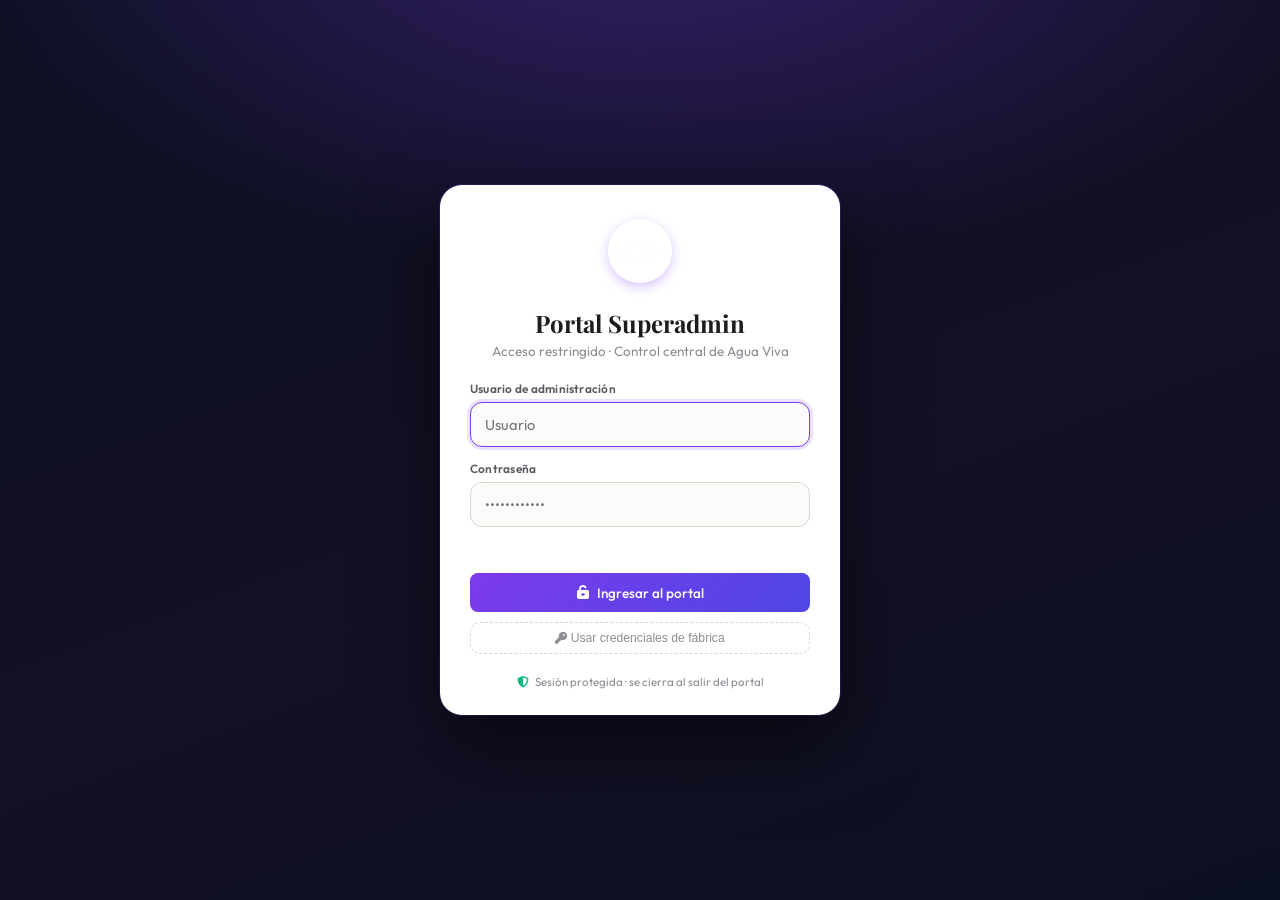
<file: superadmin.html>
<!DOCTYPE html>
<html lang="es">
<head>
    <meta charset="UTF-8">
    <meta name="viewport" content="width=device-width, initial-scale=1.0">
    <title>Agua Viva - Portal Superadmin</title>
    <link rel="preconnect" href="https://fonts.googleapis.com">
    <link rel="preconnect" href="https://fonts.gstatic.com" crossorigin>
    <link href="https://fonts.googleapis.com/css2?family=Outfit:wght@300;400;500;600;700&family=Playfair+Display:ital,wght@0,400;0,600;0,700;1,400;1,600&display=swap" rel="stylesheet">
    <link rel="stylesheet" href="https://cdnjs.cloudflare.com/ajax/libs/font-awesome/6.4.0/css/all.min.css">
    <link rel="stylesheet" href="css/admin.css">
</head>
<body class="admin-theme">

    <div class="super-gate" id="superGate">
        <div class="super-gate-card">
            <div class="super-gate-logo" style="background:#fff; overflow:hidden; border-radius:50%; width:64px; height:64px; display:flex; align-items:center; justify-content:center; margin:0 auto 1.5rem auto; padding:6px; box-shadow:0 4px 12px rgba(124,58,237,0.3);">
                <img src="assets/Icons/LOGO AV.png" alt="Logo AV" style="width:100%; height:100%; object-fit:contain;">
            </div>
            <h2 class="font-serif">Portal Superadmin</h2>
            <p class="super-gate-sub">Acceso restringido · Control central de Agua Viva</p>

            <form id="superGateForm" class="super-gate-form" autocomplete="off">
                <div class="form-group-admin">
                    <label for="superUser">Usuario de administración</label>
                    <input type="text" id="superUser" placeholder="Usuario" autocomplete="off" spellcheck="false" required>
                </div>
                <div class="form-group-admin">
                    <label for="superPass">Contraseña</label>
                    <input type="password" id="superPass" placeholder="••••••••••••" autocomplete="new-password" required>
                </div>
                <div class="super-gate-error" id="superGateError"></div>
                <button type="submit" class="btn btn-primary w-full">
                    <i class="fa-solid fa-unlock-keyhole"></i> Ingresar al portal
                </button>
                <button type="button" class="super-gate-hint-btn" id="superGateHintBtn">
                    <i class="fa-solid fa-key"></i> Usar credenciales de fábrica
                </button>
            </form>

            <div class="super-gate-footer">
                <i class="fa-solid fa-shield-halved"></i> Sesión protegida · se cierra al salir del portal
            </div>
        </div>
    </div>

    <div class="admin-layout">
        
        <aside class="admin-sidebar">
            <div class="sidebar-header">
                <div class="brand-logo" style="background-color: #fff; box-shadow: 0 4px 10px rgba(124, 58, 237, 0.2); overflow: hidden; display: flex; align-items: center; justify-content: center; padding: 4px;">
                    <img src="assets/Icons/LOGO AV.png" alt="Logo AV" style="height: 100%; width: 100%; object-fit: contain;">
                </div>
                <div class="brand-text">
                    <h3>Agua Viva</h3>
                    <p>panel admin</p>
                </div>
            </div>

            <nav class="sidebar-menu">
                <span class="menu-category">GENERAL</span>
                <ul>
                    <li>
                        <a href="admin.html#view-inicio" class="menu-item">
                            <i class="fa-solid fa-house"></i> Inicio
                        </a>
                    </li>
                    <li>
                        <a href="admin.html#view-miembros" class="menu-item">
                            <i class="fa-solid fa-users"></i> Miembros
                        </a>
                    </li>
                    <li>
                        <a href="admin.html#view-asistencia" class="menu-item">
                            <i class="fa-solid fa-qrcode"></i> Tomar asistencia
                        </a>
                    </li>
                    <li>
                        <a href="admin.html#view-eventos" class="menu-item">
                            <i class="fa-regular fa-calendar"></i> Eventos
                        </a>
                    </li>
                    <li>
                        <a href="admin.html#view-haciendas" class="menu-item">
                            <i class="fa-solid fa-campground"></i> Haciendas
                        </a>
                    </li>
                    <li id="sidebarSuperadminTab">
                        <a href="superadmin.html" class="menu-item active">
                            <i class="fa-solid fa-crown text-purple"></i> Superadmin
                        </a>
                    </li>
                </ul>
            </nav>

            <div class="sidebar-profile-wrapper">
                <div class="sidebar-profile">
                    <div class="profile-avatar" id="adminProfileAvatar" style="background-color: #7C3AED;">S</div>
                    <div class="profile-details">
                        <h4 id="adminProfileName">Superusuario</h4>
                        <p id="adminProfileRole">Admin Principal</p>
                    </div>
                </div>
                <div class="role-selector-pills mt-2">
                    <button class="pill-btn" data-role="admin" id="pillRoleAdmin" title="Simular como Coordinador/Admin">Admin</button>
                    <button class="pill-btn active" data-role="superadmin" id="pillRoleSuper" title="Simular como Superadministrador">Super</button>
                </div>
                <button class="super-logout-btn" id="superLogoutBtn" title="Cerrar sesión del portal Superadmin">
                    <i class="fa-solid fa-right-from-bracket"></i> Cerrar portal
                </button>
            </div>
        </aside>

        <main class="admin-main">
            
            <section class="admin-view active" id="view-superadmin">
                <div class="view-header">
                    <div class="dph-title-row">
                        <h1 class="font-serif">Portal Superadmin</h1>
                        <span class="badge badge-admin"><i class="fa-solid fa-crown"></i> Control Total</span>
                    </div>
                    <p class="subtitle text-secondary">Autorización de coordinadores, alta de Líderes/AE/AI y privacidad de accesos.</p>
                </div>

                <div class="view-content">
                    
                    <div class="directory-kpis-grid mb-6">
                        <div class="kpi-card-white border-purple">
                            <span class="kpi-white-title">Admins Activos</span>
                            <span class="kpi-white-val" id="lblSuperAdminsCount">4</span>
                            <span class="kpi-white-desc">Líderes, AE, AI en servicio</span>
                        </div>
                        <div class="kpi-card-white border-orange">
                            <span class="kpi-white-title">Solicitudes Pendientes</span>
                            <span class="kpi-white-val" id="lblSuperPendingCount">3</span>
                            <span class="kpi-white-desc">Coordinadores por aprobar</span>
                        </div>
                        <div class="kpi-card-white border-blue">
                            <span class="kpi-white-title">Sedes Registradas</span>
                            <span class="kpi-white-val">9</span>
                            <span class="kpi-white-desc">Regiones activas</span>
                        </div>
                    </div>

                    <!-- Barra de sub-pestañas del portal Superadmin -->
                    <div class="super-subtabs" id="superSubtabs">
                        <button type="button" class="super-subtab active" data-subview="sv-solicitudes"><i class="fa-solid fa-user-shield"></i> Solicitudes y Admins</button>
                        <button type="button" class="super-subtab" data-subview="sv-regiones"><i class="fa-solid fa-folder-tree"></i> Regiones y Sedes</button>
                        <button type="button" class="super-subtab" data-subview="sv-eventos"><i class="fa-regular fa-calendar-days"></i> Eventos y Calendario</button>
                        <button type="button" class="super-subtab" data-subview="sv-junta"><i class="fa-solid fa-users-rays"></i> Junta de Atracciones</button>
                    </div>

                    <div class="super-subview active" id="sv-solicitudes">
                    <div class="superadmin-section-header" style="margin-bottom: 1rem; border-bottom: 2px solid var(--admin-purple); padding-bottom: 0.5rem;">
                        <h2 style="font-size: 1.25rem; font-weight: 700; color: var(--admin-purple); display: flex; align-items: center; gap: 0.5rem; margin: 0;">
                            <i class="fa-solid fa-user-shield"></i> Solicitudes y Administradores Registrados
                        </h2>
                    </div>

                    <div class="poa-grid">
                        
                        <div class="card-admin">
                            <h3 class="font-serif mb-2"><i class="fa-solid fa-user-clock text-orange"></i> Solicitudes Pendientes</h3>
                            <p class="card-desc">Autorizaciones de personal administrativo, servidores de apoyo y clasificaciones especiales.</p>
                            
                            <div class="super-tabs" id="superPendingTabs" style="display: flex; gap: 0.5rem; margin-top: 1rem; margin-bottom: 1rem; border-bottom: 1px solid #eee; padding-bottom: 0.5rem;">
                                <button type="button" class="btn btn-xs btn-outline active" data-tab="COORDINATORS" style="padding: 0.25rem 0.5rem; font-size: 0.8rem; background-color: var(--admin-purple); color: white;">Coordinadores</button>
                                <button type="button" class="btn btn-xs btn-outline" data-tab="ROLES" style="padding: 0.25rem 0.5rem; font-size: 0.8rem;">Cargos / Clasificación</button>
                            </div>
                            
                            <div class="pending-coordinators-list" id="superPendingList" style="display: flex; flex-direction: column; gap: 0.75rem; max-height: 400px; overflow-y: auto;">
                            </div>
                            
                            <div class="pending-roles-list" id="superPendingRolesList" style="display: none; flex-direction: column; gap: 0.75rem; max-height: 400px; overflow-y: auto;">
                            </div>
                        </div>

                        <div class="card-admin">
                            <h3 class="font-serif mb-2"><i class="fa-solid fa-user-shield text-purple"></i> Administradores Registrados</h3>
                            <p class="card-desc">Personal con credenciales de edición, permisos y control operativo de grupos.</p>
                            
                            <div class="table-responsive">
                                <table class="custom-table">
                                    <thead>
                                        <tr>
                                            <th>Coordinador</th>
                                            <th>Rol Asignado</th>
                                            <th>Grupo</th>
                                            <th class="text-right">Acciones</th>
                                        </tr>
                                    </thead>
                                    <tbody id="superAdminsTableBody">
                                    </tbody>
                                </table>
                            </div>
                        </div>

                    </div>

                    </div>
                    <!-- SUBVISTA 2: REGIONES Y SEDES -->
                    <div class="super-subview" id="sv-regiones">
                    <div class="superadmin-section-header" style="margin-bottom: 1rem; border-bottom: 2px solid var(--admin-purple); padding-bottom: 0.5rem;">
                        <h2 style="font-size: 1.25rem; font-weight: 700; color: var(--admin-purple); display: flex; align-items: center; gap: 0.5rem; margin: 0;">
                            <i class="fa-solid fa-folder-tree"></i> Registro Central de Regiones y Sedes
                        </h2>
                    </div>

                    <!-- Central Registry of Regions & Sedes (Full Width) -->
                    <div class="card-admin mt-6" style="margin-top: 0.5rem; background: #fff; border: 1px solid var(--admin-border); border-radius: 12px; padding: 1.5rem;">
                        <h3 class="font-serif mb-2" style="font-size: 1.25rem;"><i class="fa-solid fa-folder-tree text-purple" style="color: var(--admin-purple); margin-right: 0.5rem;"></i> Registro Central de Regiones y Sedes</h3>
                        <p class="card-desc">Administración exclusiva del superusuario para dar de alta o baja regiones y sedes (grupos) del sistema.</p>
                        
                        <div style="display: grid; grid-template-columns: 1fr 1fr; gap: 1.5rem; margin-top: 1.5rem;">
                            <div style="border-right: 1px solid #eee; padding-right: 1.5rem;">
                                <h4 class="font-serif mb-3" style="font-size: 1rem; font-weight: 600; color: #333;"><i class="fa-solid fa-map text-purple" style="color: var(--admin-purple); margin-right: 0.25rem;"></i> Gestión de Regiones</h4>
                                <div style="display: flex; gap: 0.5rem; margin-bottom: 1rem;">
                                    <input type="text" id="txtNewRegionName" class="form-control-white" placeholder="Ej. Región 10 Noroeste" style="flex: 1; border: 1px solid #ddd; border-radius: 6px; padding: 0.4rem 0.6rem; font-size: 0.85rem; outline: none; background: #fafafa;">
                                    <button type="button" class="btn btn-primary btn-xs" id="btnAddRegion" style="padding: 0.4rem 0.75rem; font-size: 0.85rem; background: var(--admin-purple); border-color: var(--admin-purple); color: white;"><i class="fa-solid fa-plus"></i> Nueva Región</button>
                                </div>
                                <div class="list-group-scrollable" id="superRegionsList" style="max-height: 300px; overflow-y: auto; display: flex; flex-direction: column; gap: 0.5rem;">
                                </div>
                            </div>
                            
                            <div>
                                <h4 class="font-serif mb-3" style="font-size: 1rem; font-weight: 600; color: #333;" id="lblSuperSelectedRegionTitle"><i class="fa-solid fa-house-chimney text-purple" style="color: var(--admin-purple); margin-right: 0.25rem;"></i> Selecciona una Región</h4>
                                <div id="superGroupsManagementContent" style="display: none;">
                                    <div style="display: flex; gap: 0.5rem; margin-bottom: 1rem;">
                                        <input type="text" id="txtNewGroupName" class="form-control-white" placeholder="Ej. Nueva Sede" style="flex: 1; border: 1px solid #ddd; border-radius: 6px; padding: 0.4rem 0.6rem; font-size: 0.85rem; outline: none; background: #fafafa;">
                                        <button type="button" class="btn btn-primary btn-xs" id="btnAddGroup" style="padding: 0.4rem 0.75rem; font-size: 0.85rem; background: var(--admin-purple); border-color: var(--admin-purple); color: white;"><i class="fa-solid fa-plus"></i> Nueva Sede</button>
                                    </div>
                                    <div class="list-group-scrollable" id="superGroupsList" style="max-height: 300px; overflow-y: auto; display: flex; flex-direction: column; gap: 0.5rem;">
                                    </div>
                                </div>
                                <div id="superGroupsManagementEmpty" style="text-align: center; color: var(--admin-text-secondary); font-size: 0.85rem; padding: 4rem 0;">
                                    <i class="fa-solid fa-arrow-left" style="font-size: 1.5rem; margin-bottom: 0.5rem; display: block; opacity: 0.6; color: var(--admin-purple);"></i>
                                    Selecciona una región de la lista izquierda para gestionar sus sedes.
                                </div>
                            </div>
                        </div>
                    </div>
                    </div><!-- /sv-regiones -->

                    <!-- SUBVISTA: EVENTOS Y CALENDARIO ANUAL (control total del ciclo) -->
                    <div class="super-subview" id="sv-eventos">
                    <div class="superadmin-section-header" style="margin-bottom: 1rem; border-bottom: 2px solid var(--admin-purple); padding-bottom: 0.5rem;">
                        <h2 style="font-size: 1.25rem; font-weight: 700; color: var(--admin-purple); display: flex; align-items: center; gap: 0.5rem; margin: 0;">
                            <i class="fa-regular fa-calendar-days"></i> Eventos y Calendario Anual
                        </h2>
                    </div>

                    <div style="display:grid; grid-template-columns: 340px 1fr; gap: 1.5rem; align-items:start;">
                        <!-- Form: agendar cualquier evento del ciclo -->
                        <div class="card-admin">
                            <h3 class="font-serif mb-2" style="font-size:1.05rem;"><i class="fa-solid fa-calendar-plus text-purple"></i> Agendar evento</h3>
                            <p class="card-desc" style="font-size:0.78rem;">Juntas, regionales, interregionales, eventos JAV y Haciendas — todo el ciclo desde aquí.</p>
                            <form id="portalEventForm" style="display:flex; flex-direction:column; gap:0.7rem; margin-top:0.75rem;">
                                <div class="form-group-white">
                                    <label class="me-label">Tipo de evento *</label>
                                    <select id="pevType" class="me-input" required>
                                        <optgroup label="Juntas y regionales">
                                            <option value="NORMAL">Junta normal</option>
                                            <option value="TRIBUNA">Tribuna</option>
                                            <option value="OYP">OyP (Orejas y Padrinos)</option>
                                            <option value="TALLER">Taller</option>
                                            <option value="JSG">JSG (Junta de Servicios Generales)</option>
                                        </optgroup>
                                        <optgroup label="Interregionales / institucionales">
                                            <option value="CONCORDIA">Concordia</option>
                                            <option value="CONFERENCIA">Conferencia</option>
                                            <option value="FORO">Foro</option>
                                            <option value="COMITES">Comités</option>
                                            <option value="INVENTARIO_SERVIDORES">Inventario de Servidores</option>
                                        </optgroup>
                                        <optgroup label="JAV (Jóvenes en Agua Viva)">
                                            <option value="JUNTAS_JAV">Junta JAV</option>
                                            <option value="PREPARACIONES_JAV">Preparación JAV</option>
                                            <option value="CAMP_JAV">Campamento JAV</option>
                                            <option value="FORO_JAV">Foro Jóvenes</option>
                                        </optgroup>
                                        <optgroup label="Haciendas (experiencias)">
                                            <option value="HAC_R1">Hacienda Región 1 (CDMX)</option>
                                            <option value="HAC_R2">Hacienda Región 2 (Edo. México)</option>
                                            <option value="HAC_R3">Hacienda Región 3 (Qro./Gto.)</option>
                                            <option value="HAC_R4">Hacienda Región 4 (Puebla)</option>
                                            <option value="HAC_R5">Hacienda Región 5 (Guerrero)</option>
                                            <option value="HAC_R6">Hacienda Región 6 (Yucatán)</option>
                                            <option value="HAC_R7">Hacienda Región 7 (Chicago)</option>
                                            <option value="HAC_R8">Hacienda Región 8 (Veracruz)</option>
                                            <option value="HAC_R9">Hacienda Región 9 (Monterrey)</option>
                                            <option value="HAC_JAV">Hacienda JAV (interregional)</option>
                                        </optgroup>
                                    </select>
                                </div>
                                <div class="form-group-white" id="pevTitleGroup">
                                    <label class="me-label">Título / Tema *</label>
                                    <input type="text" id="pevTitle" class="me-input" placeholder="Ej. Foro de crecimiento">
                                </div>
                                <div class="form-group-white" id="pevRegionGroup">
                                    <label class="me-label">Región</label>
                                    <select id="pevRegion" class="me-input"></select>
                                </div>
                                <div style="display:grid; grid-template-columns:1fr 1fr; gap:0.6rem;">
                                    <div class="form-group-white">
                                        <label class="me-label">Fecha inicio *</label>
                                        <input type="date" id="pevStart" class="me-input" required>
                                    </div>
                                    <div class="form-group-white">
                                        <label class="me-label">Fecha fin (opcional)</label>
                                        <input type="date" id="pevEnd" class="me-input">
                                    </div>
                                </div>
                                <div style="display:grid; grid-template-columns:1fr 1fr; gap:0.6rem;">
                                    <div class="form-group-white">
                                        <label class="me-label">Hora</label>
                                        <input type="time" id="pevTime" class="me-input" value="19:00">
                                    </div>
                                    <div class="form-group-white">
                                        <label class="me-label">Puntos XP</label>
                                        <input type="number" id="pevXp" class="me-input" value="15" min="5" max="60">
                                    </div>
                                </div>
                                <p id="pevHint" style="font-size:0.72rem; color:var(--admin-text-muted); margin:0;"></p>
                                <button type="submit" class="btn btn-primary w-full" style="background:var(--admin-purple); border-color:var(--admin-purple);">
                                    <i class="fa-solid fa-calendar-check"></i> Agendar en el ciclo
                                </button>
                            </form>
                        </div>

                        <!-- Tablero: Calendario Anual del ciclo -->
                        <div class="card-admin">
                            <div style="display:flex; justify-content:space-between; align-items:center; flex-wrap:wrap; gap:0.5rem; margin-bottom:0.5rem;">
                                <h3 class="font-serif" style="font-size:1.05rem; margin:0;"><i class="fa-regular fa-calendar text-purple"></i> Calendario Anual <span id="boardCycleLabel" style="font-weight:400; color:var(--admin-text-muted); font-size:0.85rem;"></span></h3>
                                <div class="board-legend">
                                    <span><i class="lg lg-hac"></i> Hacienda</span>
                                    <span><i class="lg lg-jav"></i> JAV</span>
                                    <span><i class="lg lg-inst"></i> Institucional</span>
                                    <span><i class="lg lg-reg"></i> Regional</span>
                                    <span><i class="lg lg-grp"></i> Grupo</span>
                                </div>
                            </div>
                            <div class="annual-board-wrap">
                                <div id="annualBoard"></div>
                            </div>
                            <div id="boardDetail" class="board-detail" style="display:none;"></div>
                        </div>
                    </div>
                    </div><!-- /sv-eventos -->


                    <!-- SUBVISTA 3: JUNTA DE ATRACCIONES -->
                    <div class="super-subview" id="sv-junta">
                    <div class="superadmin-section-header" style="margin-bottom: 1rem; border-bottom: 2px solid var(--admin-purple); padding-bottom: 0.5rem;">
                        <h2 style="font-size: 1.25rem; font-weight: 700; color: var(--admin-purple); display: flex; align-items: center; gap: 0.5rem; margin: 0;">
                            <i class="fa-solid fa-users-rays"></i> Panel de Control: Junta de Atracciones
                        </h2>
                    </div>

                    <!-- Junta de Atracciones - Control de Simulación (Full Width) -->
                    <div class="card-admin mt-6" id="sec-junta-atracciones" style="margin-top: 0.5rem; background: #fff; border: 1px solid var(--admin-border); border-radius: 12px; padding: 1.5rem;">
                        <h3 class="font-serif mb-2" style="font-size: 1.25rem;"><i class="fa-solid fa-users-rays text-purple" style="color: var(--admin-purple); margin-right: 0.5rem;"></i> Asignación y Pase de Lista</h3>
                        <p class="card-desc">Registra la asistencia en tiempo real de los servidores para el pase de lista de su región y asigna padrinos al calendario.</p>

                        <div style="display: grid; grid-template-columns: 350px 1fr; gap: 1.5rem; margin-top: 1.5rem;">
                            <div style="border-right: 1px solid #eee; padding-right: 1.5rem;">
                                <h4 class="font-serif mb-3" style="font-size: 1rem; font-weight: 600; color: #333;"><i class="fa-solid fa-clipboard-user text-purple"></i> Pase de Lista (Asistencia)</h4>
                                
                                <div class="form-group-white mb-3" style="margin-bottom: 0.75rem;">
                                    <label for="juntaControlRegion" style="font-size: 0.75rem; font-weight: bold; color: #555; display: block; margin-bottom: 0.25rem;">Filtrar por Región:</label>
                                    <select id="juntaControlRegion" class="form-control-white w-full" style="border: 1px solid #ddd; border-radius: 6px; padding: 0.4rem; font-size: 0.85rem; outline: none; background: #fafafa; width: 100%;">
                                    </select>
                                </div>
                                <p class="card-desc" style="font-size: 0.75rem; margin-bottom: 1rem;">Haz clic sobre el botón de un servidor para registrar su asistencia y agregarlo a la cola de prioridad.</p>
                                
                                <div id="superJuntaAttendanceButtons" style="display: flex; flex-direction: column; gap: 0.4rem; max-height: 250px; overflow-y: auto; margin-bottom: 1rem;">
                                </div>
                                <button type="button" class="btn btn-outline w-full" id="btnResetJuntaAttendance" style="padding:0.4rem; font-size:0.8rem; border-color:#ccc; color:#666; font-weight:500;">
                                    <i class="fa-solid fa-rotate-left"></i> Limpiar Pase de Lista
                                </button>
                            </div>

                            <div>
                                <h4 class="font-serif mb-3" style="font-size: 1rem; font-weight: 600; color: #333;"><i class="fa-solid fa-calendar-plus text-purple"></i> Asignación del Calendario</h4>
                                
                                <form id="superJuntaBookingForm" style="display: grid; grid-template-columns: repeat(2, 1fr); gap: 0.75rem; margin-bottom: 1.5rem; position: relative;">
                                    <div class="form-group-white">
                                        <label for="juntaDay" style="font-size:0.75rem; font-weight:bold; color:#555;">Día (1 a 31):</label>
                                        <select id="juntaDay" class="form-control-white w-full" required style="border: 1px solid #ddd; border-radius: 6px; padding: 0.4rem; font-size: 0.85rem; outline: none; background: #fafafa;">
                                        </select>
                                    </div>
                                    <div class="form-group-white">
                                        <label for="juntaReqGroup" style="font-size:0.75rem; font-weight:bold; color:#555;">Grupo Solicitante:</label>
                                        <select id="juntaReqGroup" class="form-control-white w-full" required style="border: 1px solid #ddd; border-radius: 6px; padding: 0.4rem; font-size: 0.85rem; outline: none; background: #fafafa;">
                                        </select>
                                    </div>

                                    <div class="form-group-white" id="juntaAutocompleteGroup" style="grid-column: span 2; position: relative;">
                                        <label for="juntaSponsorSearch" style="font-size:0.75rem; font-weight:bold; color:#555;">Buscar Padrino:</label>
                                        <input type="text" id="juntaSponsorSearch" class="form-control-white w-full" placeholder="Escribe nombre para buscar..." style="border: 1px solid #ddd; border-radius: 6px; padding: 0.4rem 0.6rem; font-size: 0.85rem; outline: none; background: #fafafa;" autocomplete="off">
                                        <div id="juntaSponsorSearchResults" style="display: none; position: absolute; top: 100%; left: 0; right: 0; background: white; border: 1px solid #ddd; border-radius: 6px; max-height: 150px; overflow-y: auto; z-index: 100; box-shadow: 0 4px 10px rgba(0,0,0,0.15);">
                                        </div>
                                    </div>

                                    <div class="form-group-white" style="grid-column: span 2; display: flex; align-items: center; gap: 0.5rem; padding: 0.15rem 0;">
                                        <input type="checkbox" id="juntaManualSponsorToggle" style="cursor:pointer; width: auto;">
                                        <label for="juntaManualSponsorToggle" style="font-size:0.75rem; font-weight:bold; color:#555; cursor:pointer;">Selección manual por región/grupo</label>
                                    </div>

                                    <div id="juntaManualSponsorFields" style="display: none; grid-column: span 2; grid-template-columns: repeat(3, 1fr); gap: 0.5rem;">
                                        <div class="form-group-white">
                                            <label for="juntaSponsorRegionManual" style="font-size:0.7rem; font-weight:bold; color:#555;">Región:</label>
                                            <select id="juntaSponsorRegionManual" class="form-control-white w-full" style="border: 1px solid #ddd; border-radius: 6px; padding: 0.4rem; font-size: 0.8rem; outline: none; background: #fafafa; width: 100%;">
                                            </select>
                                        </div>
                                        <div class="form-group-white">
                                            <label for="juntaSponsorGroupManual" style="font-size:0.7rem; font-weight:bold; color:#555;">Grupo:</label>
                                            <select id="juntaSponsorGroupManual" class="form-control-white w-full" disabled style="border: 1px solid #ddd; border-radius: 6px; padding: 0.4rem; font-size: 0.8rem; outline: none; background: #fafafa; width: 100%;">
                                                <option value="">Selecciona Grupo</option>
                                            </select>
                                        </div>
                                        <div class="form-group-white">
                                            <label for="juntaSponsorListManual" style="font-size:0.7rem; font-weight:bold; color:#555;">Padrino:</label>
                                            <select id="juntaSponsorListManual" class="form-control-white w-full" disabled style="border: 1px solid #ddd; border-radius: 6px; padding: 0.4rem; font-size: 0.8rem; outline: none; background: #fafafa; width: 100%;">
                                                <option value="">Selecciona Padrino</option>
                                            </select>
                                        </div>
                                    </div>

                                    <div id="juntaSponsorConfirmCard" style="grid-column: span 2; display:none;"></div>

                                    <input type="hidden" id="juntaSponsorName" required>
                                    <input type="hidden" id="juntaSponsorGroup" required>

                                    <button type="submit" class="btn btn-primary w-full" style="grid-column: span 2; padding:0.5rem; background: var(--admin-purple); border-color:var(--admin-purple); color:white; font-size:0.85rem; font-weight:bold; cursor:pointer;">
                                        <i class="fa-solid fa-calendar-check"></i> Registrar Padrino en Calendario
                                    </button>
                                </form>

                                <h4 class="font-serif mb-2" style="font-size: 0.95rem; font-weight: bold; border-top: 1px solid #eee; padding-top: 1rem;"><i class="fa-solid fa-table-list text-purple"></i> Reservas Registradas (Julio 2026)</h4>
                                <div class="table-responsive" style="max-height: 180px; overflow-y: auto;">
                                    <table class="custom-table" style="font-size: 0.8rem; width:100%;">
                                        <thead>
                                            <tr style="background:#f4f4f5; text-align:left;">
                                                <th style="padding:0.4rem;">Día</th>
                                                <th style="padding:0.4rem;">Grupo Solicitante</th>
                                                <th style="padding:0.4rem;">Padrino (Grupo)</th>
                                                <th style="padding:0.4rem;" class="text-right">Acciones</th>
                                            </tr>
                                        </thead>
                                        <tbody id="superJuntaBookingsListBody">
                                        </tbody>
                                    </table>
                                </div>
                            </div>
                        </div>

                    </div>                    </div>                </div>            </section>

        </main>
    </div>

    <div class="sim-widget" id="simWidget">
        <button class="sim-trigger-btn" id="simTriggerBtn" title="Panel de Simulación de Roles">
            <i class="fa-solid fa-gears"></i>
        </button>
        <div class="sim-panel" id="simPanel">
            <h4><i class="fa-solid fa-laptop-code"></i> Control de Simulación</h4>
            
            <div class="sim-panel-section">
                <span class="sim-panel-section-title">Usuario / Rol Activo</span>

                <button class="sim-role-btn" data-email="mariana@email.com" data-role="admin" id="simUserMariana">
                    <i class="fa-solid fa-user-tie"></i>
                    <div>
                        <strong>Mariana C.</strong>
                        <span style="display:block; font-size:0.65rem; opacity:0.7;">Coordinadora (Satélite)</span>
                    </div>
                </button>
                <button class="sim-role-btn" data-email="superadmin@email.com" data-role="superadmin" id="simUserSuper">
                    <i class="fa-solid fa-crown"></i>
                    <div>
                        <strong>Superusuario</strong>
                        <span style="display:block; font-size:0.65rem; opacity:0.7;">Superadmin</span>
                    </div>
                </button>
            </div>
            
            <div class="sim-panel-section">
                <span class="sim-panel-section-title">Navegación Rápida</span>
                <a href="app.html" class="sim-page-link">
                    <span>📱 Aplicación Móvil</span>
                    <i class="fa-solid fa-chevron-right" style="font-size:0.6rem;"></i>
                </a>
                <a href="admin.html" class="sim-page-link">
                    <span>💻 Panel Admin</span>
                    <i class="fa-solid fa-chevron-right" style="font-size:0.6rem;"></i>
                </a>
                <a href="superadmin.html" class="sim-page-link">
                    <span>👑 Portal Superadmin</span>
                    <i class="fa-solid fa-chevron-right" style="font-size:0.6rem;"></i>
                </a>
            </div>
        </div>
    </div>

    <div class="admin-auth-overlay hidden" id="superWarningModal" style="z-index: 20000; background: rgba(0,0,0,0.65); display: none; align-items: center; justify-content: center; position: fixed; inset: 0; padding: 1.5rem;">
        <div class="admin-auth-box" style="width: 100%; max-width: 460px; border-top: 4px solid #ef4444; padding: 2rem; background: #fff; border-radius: 12px; box-shadow: 0 20px 50px rgba(0,0,0,0.3);">
            <h3 class="font-serif" style="color: #ef4444; font-size: 1.3rem; margin: 0 0 0.5rem 0; display: flex; align-items: center; gap: 0.5rem;"><i class="fa-solid fa-triangle-exclamation"></i> Acción Crítica</h3>
            <p id="lblSuperWarningMessage" style="font-size: 0.9rem; margin-bottom: 1rem; color: #333; line-height: 1.4; text-align: left;"></p>
            
            <div style="background: #fef2f2; border: 1px solid #fee2e2; border-radius: 8px; padding: 0.75rem; margin-bottom: 1.25rem; font-size: 0.8rem; color: #991b1b; text-align: left;" id="lblSuperWarningStats">
            </div>
            
            <div class="form-group-white mb-4" style="margin-bottom: 1.25rem; text-align: left;">
                <label for="txtSuperWarningConfirm" id="lblSuperWarningConfirmPrompt" style="font-size: 0.8rem; font-weight: 700; color: #555; display: block; margin-bottom: 0.5rem;">Escribe "ELIMINAR" para confirmar:</label>
                <input type="text" id="txtSuperWarningConfirm" class="form-control-white w-full" placeholder="" style="border: 1px solid #ddd; outline: none; padding: 0.5rem; border-radius: 6px; width: 100%; background: #fafafa;" autocomplete="off">
            </div>
            
            <div style="display: flex; gap: 0.5rem; justify-content: flex-end;">
                <button type="button" class="btn btn-outline btn-xs" id="btnCancelSuperWarning" style="padding: 0.5rem 1rem; font-size: 0.8rem; cursor: pointer; border: 1px solid #ccc; border-radius: 6px; background: #fff;">Cancelar</button>
                <button type="button" class="btn btn-primary btn-xs" id="btnConfirmSuperWarning" style="background-color: #ef4444; border-color: #ef4444; color: white; padding: 0.5rem 1rem; font-size: 0.8rem; cursor: pointer; border: 1px solid #ef4444; border-radius: 6px;" disabled>Confirmar Eliminación</button>
            </div>
        </div>
    </div>

    <script src="js/permissions.js"></script>
    <script src="js/superadmin.js"></script>
</body>
</html>
</file>
<file: css/admin.css>
:root {
    --admin-bg-base: #F5F4F0;
    --admin-bg-sidebar: #EAE9E3;
    --admin-bg-card: #FFFFFF;
    --admin-border: #D8D6CD;
    
    --admin-text-primary: #1C1B1F;
    --admin-text-secondary: #5C5A60;
    --admin-text-muted: #8E8C94;
    
    --admin-primary: #0F172A;
    --admin-purple: #7C3AED;
    --admin-purple-light: rgba(124, 58, 237, 0.08);
    
    --color-green: #10B981;
    --color-yellow: #F59E0B;
    --color-red: #EF4444;
    --color-cyan: #06B6D4;
    --color-orange: #F97316;
}

* {
    margin: 0;
    padding: 0;
    box-sizing: border-box;
}

body.admin-theme {
    font-family: 'Outfit', sans-serif;
    background-color: var(--admin-bg-base);
    color: var(--admin-text-primary);
    min-height: 100vh;
    display: flex;
    overflow: hidden;
}

.font-serif {
    font-family: 'Playfair Display', Georgia, serif;
}

.admin-layout {
    display: flex;
    width: 100%;
    height: 100vh;
    overflow: hidden;
}

.admin-sidebar {
    width: 260px;
    background-color: var(--admin-bg-sidebar);
    border-right: 1px solid var(--admin-border);
    display: flex;
    flex-direction: column;
    padding: 1.5rem;
    flex-shrink: 0;
    height: 100%;
}

.sidebar-header {
    display: flex;
    align-items: center;
    gap: 0.75rem;
    margin-bottom: 2.5rem;
}

.brand-logo {
    width: 36px;
    height: 36px;
    border-radius: 10px;
    background-color: #EC4899; /* JAV Pink signature */
    color: #fff;
    display: flex;
    align-items: center;
    justify-content: center;
    font-weight: 700;
    font-size: 1.25rem;
    box-shadow: 0 4px 10px rgba(236, 72, 153, 0.3);
}

.brand-text h3 {
    font-size: 1.1rem;
    font-weight: 600;
    line-height: 1.1;
    letter-spacing: -0.02em;
}

.brand-text p {
    font-size: 0.7rem;
    color: var(--admin-text-secondary);
    text-transform: uppercase;
    letter-spacing: 0.1em;
}

.sidebar-menu {
    flex-grow: 1;
}

.menu-category {
    font-size: 0.7rem;
    font-weight: 600;
    color: var(--admin-text-muted);
    letter-spacing: 0.12em;
    display: block;
    margin-bottom: 0.75rem;
    padding-left: 0.5rem;
}

.sidebar-menu ul {
    list-style: none;
}

.sidebar-menu li {
    margin-bottom: 0.35rem;
}

.menu-item {
    display: flex;
    align-items: center;
    gap: 0.75rem;
    padding: 0.65rem 0.85rem;
    color: var(--admin-text-secondary);
    text-decoration: none;
    font-size: 0.9rem;
    font-weight: 500;
    border-radius: 10px;
    transition: all 0.2s ease;
}

.menu-item i {
    font-size: 1.05rem;
}

.menu-item:hover {
    background-color: rgba(0, 0, 0, 0.03);
    color: var(--admin-text-primary);
}

.menu-item.active {
    background-color: var(--admin-bg-card);
    color: var(--admin-text-primary);
    box-shadow: 0 2px 8px rgba(0, 0, 0, 0.05);
    font-weight: 600;
}

.sidebar-profile {
    display: flex;
    align-items: center;
    gap: 0.75rem;
    padding-top: 1.25rem;
    border-top: 1px solid var(--admin-border);
}

.profile-avatar {
    width: 36px;
    height: 36px;
    border-radius: 50%;
    background-color: #0F172A;
    color: #fff;
    display: flex;
    align-items: center;
    justify-content: center;
    font-weight: 600;
    font-size: 0.95rem;
}

.profile-details h4 {
    font-size: 0.85rem;
    font-weight: 600;
    line-height: 1.2;
}

.profile-details p {
    font-size: 0.7rem;
    color: var(--admin-text-secondary);
}

.admin-main {
    flex-grow: 1;
    height: 100%;
    overflow-y: auto;
    background-color: var(--admin-bg-base);
}

.admin-view {
    display: none;
    padding: 2.5rem;
    animation: adminFadeIn 0.3s ease forwards;
}

.admin-view.active {
    display: block;
}

.view-header {
    margin-bottom: 2rem;
}

.view-header h1 {
    font-size: 2.2rem;
    font-weight: 700;
    margin-bottom: 0.25rem;
}

.subtitle {
    font-size: 0.95rem;
    color: var(--admin-text-secondary);
}

.card-admin {
    background-color: var(--admin-bg-card);
    border: 1px solid var(--admin-border);
    border-radius: 16px;
    padding: 1.5rem;
    box-shadow: 0 4px 20px rgba(0, 0, 0, 0.02);
}

.mt-6 { margin-top: 1.5rem; }
.mt-4 { margin-top: 1rem; }
.mt-2 { margin-top: 0.5rem; }
.mb-6 { margin-bottom: 1.5rem; }
.mb-4 { margin-bottom: 1rem; }

.grid-3-col {
    display: grid;
    grid-template-columns: repeat(3, 1fr);
    gap: 1.25rem;
}

.card-kpi {
    background-color: var(--admin-bg-card);
    border: 1px solid var(--admin-border);
    border-radius: 16px;
    padding: 1.5rem;
    text-align: center;
}

.card-kpi h3 {
    font-size: 2.5rem;
    font-weight: 700;
    color: var(--admin-text-primary);
}

.card-kpi p {
    font-size: 0.85rem;
    color: var(--admin-text-secondary);
    text-transform: uppercase;
    font-weight: 500;
    margin-top: 0.25rem;
}

.btn {
    display: inline-flex;
    align-items: center;
    justify-content: center;
    gap: 0.5rem;
    padding: 0.65rem 1.25rem;
    font-family: inherit;
    font-size: 0.85rem;
    font-weight: 500;
    border-radius: 8px;
    cursor: pointer;
    border: none;
    transition: all 0.2s ease;
}

.btn-primary {
    background-color: var(--admin-primary);
    color: #fff;
}

.btn-primary:hover {
    background-color: #1e293b;
    transform: translateY(-1px);
}

.btn-outline {
    background-color: transparent;
    border: 1px solid var(--admin-border);
    color: var(--admin-text-primary);
}

.btn-outline:hover {
    background-color: rgba(0, 0, 0, 0.02);
    border-color: var(--admin-text-primary);
}

.btn-danger {
    background-color: var(--color-red);
    color: #fff;
}

.btn-danger:hover {
    background-color: #dc2626;
}

.btn-xs {
    padding: 0.35rem 0.75rem;
    font-size: 0.75rem;
    border-radius: 6px;
}

.live-attendance-container {
    display: flex;
    gap: 2.5rem;
    height: calc(100vh - 5rem);
    overflow: hidden;
}

.attendance-control-panel {
    flex-grow: 1;
    overflow-y: auto;
    padding-right: 0.5rem;
    display: flex;
    flex-direction: column;
    gap: 1.25rem;
}

.attendance-control-panel::-webkit-scrollbar {
    width: 6px;
}
.attendance-control-panel::-webkit-scrollbar-thumb {
    background: rgba(0,0,0,0.08);
    border-radius: 3px;
}

.attendance-arrivals-panel {
    width: 320px;
    flex-shrink: 0;
    display: flex;
    flex-direction: column;
    height: 100%;
    border-left: 1px solid var(--admin-border);
    padding-left: 2rem;
}

.attendance-live-header {
    display: flex;
    align-items: center;
    gap: 1rem;
}

.badge-live {
    background-color: rgba(239, 68, 68, 0.15);
    color: var(--color-red);
    padding: 0.25rem 0.6rem;
    border-radius: 6px;
    font-size: 0.75rem;
    font-weight: 700;
    letter-spacing: 0.08em;
    display: flex;
    align-items: center;
    gap: 0.35rem;
}

.pulse-dot {
    width: 6px;
    height: 6px;
    border-radius: 50%;
    background-color: var(--color-red);
    box-shadow: 0 0 5px var(--color-red);
    animation: dotPulse 1.5s infinite;
}

.live-time-elapsed {
    font-size: 0.85rem;
    color: var(--admin-text-secondary);
}

.meeting-details-banner h1 {
    font-size: 2.4rem;
    line-height: 1.1;
    margin-top: 0.15rem;
}

.meeting-subtitle {
    font-size: 0.9rem;
    margin-top: 0.2rem;
}

.qr-generation-card {
    display: flex;
    gap: 2rem;
    align-items: center;
}

.qr-code-wrapper {
    flex-shrink: 0;
}

.mock-qr-display {
    width: 170px;
    height: 200px;
    background-color: #fff;
    border: 1px solid var(--admin-border);
    border-radius: 12px;
    padding: 0.85rem;
    display: flex;
    flex-direction: column;
    align-items: center;
    justify-content: space-between;
    box-shadow: 0 4px 15px rgba(0,0,0,0.02);
}

.qr-mock-square-corners {
    width: 130px;
    height: 130px;
    border: 6px solid #1C1B1F;
    border-radius: 8px;
    position: relative;
}

.qr-mock-eye {
    width: 32px;
    height: 32px;
    border: 7px solid #1C1B1F;
    background-color: #fff;
    position: absolute;
}
.qr-mock-eye.top-left { top: 3px; left: 3px; }
.qr-mock-eye.top-right { top: 3px; right: 3px; }
.qr-mock-eye.bottom-left { bottom: 3px; left: 3px; }

.qr-mock-pixel-noise {
    position: absolute;
    top: 40px;
    left: 40px;
    right: 3px;
    bottom: 3px;
    background-image: radial-gradient(#1C1B1F 25%, transparent 25%);
    background-size: 8px 8px;
    opacity: 0.85;
}

.qr-refresh-timer {
    font-size: 0.65rem;
    color: var(--admin-text-secondary);
    letter-spacing: 0.05em;
    background: rgba(0,0,0,0.04);
    padding: 0.25rem 0.5rem;
    border-radius: 6px;
    text-transform: uppercase;
}

.manual-code-wrapper {
    flex-grow: 1;
}

.manual-code-label {
    font-size: 0.7rem;
    font-weight: 600;
    color: var(--admin-text-muted);
    letter-spacing: 0.1em;
    display: block;
}

.manual-code-value {
    font-size: 2.2rem;
    font-weight: 700;
    letter-spacing: 0.05em;
    margin: 0.1rem 0 0.4rem;
}

.manual-code-desc {
    font-size: 0.75rem;
    line-height: 1.4;
    margin-bottom: 1.25rem;
    max-width: 250px;
}

.attendance-actions {
    display: flex;
    gap: 0.75rem;
}

.attendance-stats-grid {
    display: grid;
    grid-template-columns: repeat(4, 1fr);
    gap: 0.75rem;
}

.stat-box-mini {
    background-color: var(--admin-bg-card);
    border: 1px solid var(--admin-border);
    border-radius: 12px;
    padding: 0.85rem;
    display: flex;
    flex-direction: column;
}

.sbm-val {
    font-size: 1.6rem;
    font-weight: 700;
    line-height: 1;
}

.sbm-val.text-purple {
    color: var(--admin-purple);
}

.sbm-label {
    font-size: 0.7rem;
    color: var(--admin-text-secondary);
    text-transform: uppercase;
    font-weight: 600;
    margin-top: 0.25rem;
    letter-spacing: 0.05em;
}

.manual-phone-card {
    display: flex;
    align-items: center;
    justify-content: space-between;
}

.mpc-text h4 {
    font-size: 0.9rem;
    font-weight: 600;
}

.mpc-text p {
    font-size: 0.75rem;
    margin-top: 0.1rem;
}

.arrivals-header {
    display: flex;
    justify-content: space-between;
    align-items: center;
    margin-bottom: 0.75rem;
}

.arrivals-header h3 {
    font-size: 0.95rem;
    font-weight: 600;
    color: var(--admin-text-secondary);
    text-transform: uppercase;
    letter-spacing: 0.05em;
}

.arrivals-ratio {
    font-size: 0.85rem;
    color: var(--admin-text-muted);
}

.arrivals-scroll-list {
    flex-grow: 1;
    overflow-y: auto;
    display: flex;
    flex-direction: column;
    gap: 0.5rem;
    margin-bottom: 1.5rem;
    padding-right: 0.25rem;
}

.waiting-header {
    border-top: 1px solid var(--admin-border);
    padding-top: 1rem;
    margin-bottom: 0.75rem;
}

.waiting-header h3 {
    font-size: 0.85rem;
    font-weight: 600;
    color: var(--admin-text-muted);
    letter-spacing: 0.1em;
}

.waiting-scroll-list {
    height: 160px;
    overflow-y: auto;
    display: flex;
    flex-direction: column;
    gap: 0.5rem;
    padding-right: 0.25rem;
}

.arrivals-scroll-list::-webkit-scrollbar,
.waiting-scroll-list::-webkit-scrollbar {
    width: 4px;
}
.arrivals-scroll-list::-webkit-scrollbar-thumb,
.waiting-scroll-list::-webkit-scrollbar-thumb {
    background: rgba(0,0,0,0.06);
    border-radius: 2px;
}

.arrival-card {
    background-color: var(--admin-bg-card);
    border: 1px solid var(--admin-border);
    border-radius: 12px;
    padding: 0.75rem 0.85rem;
    display: flex;
    align-items: center;
    justify-content: space-between;
    transition: transform 0.2s;
}

.arrival-card-left {
    display: flex;
    align-items: center;
    gap: 0.75rem;
}

.ac-avatar {
    width: 32px;
    height: 32px;
    border-radius: 50%;
    color: #fff;
    display: flex;
    align-items: center;
    justify-content: center;
    font-weight: 600;
    font-size: 0.85rem;
}

.ac-details {
    display: flex;
    flex-direction: column;
}

.ac-name {
    font-size: 0.85rem;
    font-weight: 600;
    line-height: 1.2;
}

.ac-meta {
    font-size: 0.7rem;
    color: var(--admin-text-secondary);
}

.ac-xp-earned {
    font-size: 0.85rem;
    font-weight: 700;
    color: var(--color-green);
}

.waiting-card {
    background-color: transparent;
    border: 1px dashed var(--admin-border);
    border-radius: 12px;
    padding: 0.75rem 0.85rem;
    display: flex;
    align-items: center;
    justify-content: space-between;
    cursor: pointer;
    transition: all 0.2s;
}

.waiting-card:hover {
    background-color: rgba(255, 255, 255, 0.4);
    border-style: solid;
    border-color: var(--admin-purple);
}

.wc-avatar {
    width: 32px;
    height: 32px;
    border-radius: 50%;
    background-color: var(--admin-border);
    color: var(--admin-text-secondary);
    display: flex;
    align-items: center;
    justify-content: center;
    font-weight: 600;
    font-size: 0.85rem;
}

.wc-name {
    font-size: 0.85rem;
    color: var(--admin-text-secondary);
    font-weight: 500;
}

.wc-action-icon {
    color: var(--admin-text-muted);
    font-size: 0.8rem;
    opacity: 0;
    transition: opacity 0.2s;
}

.waiting-card:hover .wc-action-icon {
    opacity: 1;
    color: var(--admin-purple);
}

.directory-container {
    display: flex;
    flex-direction: column;
    gap: 1.5rem;
}

.directory-header {
    display: flex;
    justify-content: space-between;
    align-items: flex-end;
}

.directory-actions {
    display: flex;
    gap: 0.75rem;
}

.directory-kpis-grid {
    display: grid;
    grid-template-columns: repeat(4, 1fr);
    gap: 1.25rem;
}

.kpi-card-white {
    background-color: var(--admin-bg-card);
    border: 1px solid var(--admin-border);
    border-radius: 16px;
    padding: 1.25rem;
    box-shadow: 0 4px 15px rgba(0,0,0,0.01);
    position: relative;
}

.kpi-card-white.border-blue { border-top: 4px solid var(--color-cyan); }
.kpi-card-white.border-orange { border-top: 4px solid var(--color-orange); }
.kpi-card-white.border-purple { border-top: 4px solid var(--admin-purple); }
.kpi-card-white.border-red { border-top: 4px solid var(--color-red); }

.kpi-white-title {
    font-size: 0.75rem;
    font-weight: 600;
    color: var(--admin-text-secondary);
    text-transform: uppercase;
    letter-spacing: 0.05em;
    display: block;
    margin-bottom: 0.35rem;
}

.kpi-white-val-row {
    display: flex;
    justify-content: space-between;
    align-items: baseline;
}

.kpi-white-val {
    font-size: 2.2rem;
    font-weight: 700;
    line-height: 1;
}

.kpi-white-change {
    font-size: 0.75rem;
    font-weight: 600;
}

.text-green { color: var(--color-green) !important; }
.text-red { color: var(--color-red) !important; }

.kpi-white-desc {
    font-size: 0.7rem;
    color: var(--admin-text-muted);
    display: block;
    margin-top: 0.25rem;
}

.directory-filters-panel {
    display: flex;
    justify-content: space-between;
    align-items: center;
    gap: 1.5rem;
}

.search-box-white {
    position: relative;
    width: 250px;
}

.search-box-white i {
    position: absolute;
    left: 12px;
    top: 50%;
    transform: translateY(-50%);
    color: var(--admin-text-muted);
    font-size: 0.85rem;
}

.search-box-white input {
    width: 100%;
    background-color: var(--admin-bg-base);
    border: 1px solid var(--admin-border);
    color: var(--admin-text-primary);
    padding: 0.55rem 0.85rem 0.55rem 2.2rem;
    border-radius: 8px;
    font-family: inherit;
    font-size: 0.85rem;
    outline: none;
    transition: all 0.3s;
}

.search-box-white input:focus {
    border-color: var(--admin-text-secondary);
    background-color: #fff;
}

.filter-tab-buttons {
    display: flex;
    background-color: var(--admin-bg-base);
    padding: 3px;
    border-radius: 10px;
    gap: 2px;
}

.tab-btn {
    background: none;
    border: none;
    padding: 0.5rem 1rem;
    font-family: inherit;
    font-size: 0.8rem;
    font-weight: 500;
    color: var(--admin-text-secondary);
    border-radius: 8px;
    cursor: pointer;
    transition: all 0.2s;
}

.tab-btn.active {
    background-color: var(--admin-bg-card);
    color: var(--admin-text-primary);
    box-shadow: 0 2px 6px rgba(0,0,0,0.05);
}

.sort-select-wrapper {
    display: flex;
    align-items: center;
    gap: 0.5rem;
    font-size: 0.85rem;
    color: var(--admin-text-secondary);
}

.styled-select-white {
    background-color: var(--admin-bg-card);
    border: 1px solid var(--admin-border);
    color: var(--admin-text-primary);
    padding: 0.45rem 0.75rem;
    border-radius: 8px;
    font-family: inherit;
    font-size: 0.8rem;
    outline: none;
    cursor: pointer;
}

.directory-table-card {
    padding: 0.5rem;
}

.directory-table {
    width: 100%;
    border-collapse: collapse;
    font-size: 0.85rem;
    text-align: left;
}

.directory-table th {
    color: var(--admin-text-muted);
    font-weight: 600;
    padding: 0.85rem 1rem;
    border-bottom: 1px solid var(--admin-border);
    text-transform: uppercase;
    font-size: 0.7rem;
    letter-spacing: 0.05em;
}

.directory-table td {
    padding: 1rem;
    border-bottom: 1px solid rgba(0,0,0,0.03);
    vertical-align: middle;
}

.directory-table tbody tr {
    cursor: pointer;
    transition: background 0.2s;
}

.directory-table tbody tr:hover {
    background-color: rgba(0, 0, 0, 0.01);
}

.dt-member-cell {
    display: flex;
    align-items: center;
    gap: 0.75rem;
}

.dt-avatar {
    width: 32px;
    height: 32px;
    border-radius: 50%;
    color: #fff;
    display: flex;
    align-items: center;
    justify-content: center;
    font-weight: 600;
    font-size: 0.85rem;
}

.dt-name {
    font-weight: 600;
    display: block;
}

.dt-join-date {
    font-size: 0.7rem;
    color: var(--admin-text-muted);
}

.dt-level-bar-wrapper {
    display: flex;
    align-items: center;
    gap: 0.5rem;
}

.level-tiny-bar {
    width: 60px;
    height: 4px;
    background-color: rgba(0,0,0,0.05);
    border-radius: 2px;
    overflow: hidden;
}

.level-tiny-bar-fill {
    height: 100%;
    background-color: var(--admin-purple);
}

.badge-row-cell {
    display: flex;
    align-items: center;
    gap: 0.25rem;
}

.dt-arrow-cell {
    text-align: right;
    color: var(--admin-text-muted);
}

.breadcrumbs {
    font-size: 0.85rem;
    color: var(--admin-text-muted);
    margin-bottom: 1.25rem;
}

.breadcrumb-back {
    color: var(--admin-text-secondary);
    text-decoration: none;
    font-weight: 500;
}

.breadcrumb-back:hover {
    text-decoration: underline;
}

.detail-profile-header-card {
    display: flex;
    justify-content: space-between;
    align-items: center;
    margin-bottom: 1.5rem;
    flex-wrap: wrap;
    gap: 1.5rem;
}

.dph-main-info {
    display: flex;
    align-items: center;
    gap: 1.25rem;
}

.dph-avatar {
    width: 56px;
    height: 56px;
    border-radius: 50%;
    background-color: #C2410C;
    color: #fff;
    display: flex;
    align-items: center;
    justify-content: center;
    font-weight: 600;
    font-size: 1.4rem;
}

.dph-title-row {
    display: flex;
    align-items: center;
    gap: 0.75rem;
}

.dph-title-row h1 {
    font-size: 2.2rem;
    font-weight: 700;
    line-height: 1;
}

.dph-meta {
    font-size: 0.85rem;
    margin-top: 0.25rem;
}

.dph-side-panel {
    min-width: 250px;
}

.dph-actions-row {
    display: flex;
    justify-content: flex-end;
    gap: 0.5rem;
}

.grid-4-col {
    display: grid;
    grid-template-columns: repeat(4, 1fr);
    gap: 1rem;
}

.card-kpi-white {
    background-color: var(--admin-bg-card);
    border: 1px solid var(--admin-border);
    border-radius: 12px;
    padding: 1rem 1.25rem;
    display: flex;
    flex-direction: column;
}

.kpi-white-big-val {
    font-size: 1.8rem;
    font-weight: 700;
    line-height: 1.1;
    margin-top: 0.15rem;
}

.kpi-white-big-val.text-purple {
    color: var(--admin-purple);
}

.kpi-white-sub-label {
    font-size: 0.7rem;
    color: var(--admin-text-muted);
}

.detail-columns-layout {
    display: grid;
    grid-template-columns: 1.6fr 1.4fr;
    gap: 1.5rem;
}

.detail-col-left, .detail-col-right {
    display: flex;
    flex-direction: column;
}

.weekly-bar-chart {
    height: 120px;
    display: flex;
    align-items: flex-end;
    justify-content: center;
    padding: 0.5rem 0 1.25rem;
}

.chart-bars-container {
    width: 100%;
    height: 100%;
    display: flex;
    justify-content: space-between;
    align-items: flex-end;
    gap: 0.5rem;
}

.chart-bar-item {
    flex-grow: 1;
    display: flex;
    flex-direction: column;
    align-items: center;
    gap: 0.35rem;
    height: 100%;
    justify-content: flex-end;
}

.bar-column {
    width: 100%;
    min-height: 4px;
    background-color: var(--admin-purple-light);
    border-radius: 4px 4px 0 0;
    transition: height 0.5s ease;
}

.chart-bar-item.active .bar-column {
    background-color: var(--admin-purple);
}

.bar-lbl {
    font-size: 0.6rem;
    color: var(--admin-text-muted);
}

.timeline-scroll-box {
    max-height: 250px;
    overflow-y: auto;
    display: flex;
    flex-direction: column;
    gap: 0.5rem;
    padding-right: 0.25rem;
}

.timeline-scroll-box::-webkit-scrollbar {
    width: 4px;
}
.timeline-scroll-box::-webkit-scrollbar-thumb {
    background: rgba(0,0,0,0.06);
    border-radius: 2px;
}

.dtl-timeline-item {
    background-color: var(--admin-bg-base);
    border-radius: 10px;
    padding: 0.65rem 0.85rem;
    display: flex;
    justify-content: space-between;
    align-items: center;
    font-size: 0.8rem;
}

.dtl-timeline-item h4 {
    font-weight: 600;
}

.dtl-timeline-item p {
    font-size: 0.7rem;
    color: var(--admin-text-secondary);
}

.dtl-timeline-item span {
    font-weight: 600;
    color: var(--admin-purple);
}

.badges-mini-grid {
    display: grid;
    grid-template-columns: repeat(3, 1fr);
    gap: 0.5rem;
    max-height: 250px;
    overflow-y: auto;
    padding-right: 0.25rem;
}

.badges-mini-grid::-webkit-scrollbar {
    width: 4px;
}
.badges-mini-grid::-webkit-scrollbar-thumb {
    background: rgba(0,0,0,0.06);
    border-radius: 2px;
}

.mini-badge-card {
    background-color: var(--admin-bg-base);
    border: 1px solid var(--admin-border);
    border-radius: 10px;
    padding: 0.5rem 0.25rem;
    display: flex;
    flex-direction: column;
    align-items: center;
    text-align: center;
    opacity: 0.4;
    transition: opacity 0.2s;
}

.mini-badge-card.unlocked {
    opacity: 1;
}

.mb-icon {
    font-size: 1.1rem;
    margin-bottom: 0.15rem;
}

.mini-badge-card.unlocked .fa-fire { color: var(--color-orange); }
.mini-badge-card.unlocked .fa-star { color: var(--color-cyan); }
.mini-badge-card.unlocked .fa-trophy { color: var(--color-yellow); }
.mini-badge-card.unlocked .fa-check { color: var(--color-green); }

.mb-name {
    font-size: 0.7rem;
    font-weight: 600;
}

.mb-desc {
    font-size: 0.55rem;
    color: var(--admin-text-secondary);
}

.notes-feed-list {
    display: flex;
    flex-direction: column;
    gap: 0.75rem;
    max-height: 180px;
    overflow-y: auto;
    padding-right: 0.25rem;
}

.notes-feed-list::-webkit-scrollbar {
    width: 4px;
}
.notes-feed-list::-webkit-scrollbar-thumb {
    background: rgba(0,0,0,0.06);
    border-radius: 2px;
}

.note-item {
    background-color: var(--admin-bg-base);
    border-radius: 10px;
    padding: 0.75rem;
    border-left: 3px solid var(--admin-purple);
}

.note-header {
    display: flex;
    justify-content: space-between;
    font-size: 0.65rem;
    color: var(--admin-text-muted);
    font-weight: 600;
    margin-bottom: 0.25rem;
}

.note-body {
    font-size: 0.8rem;
    line-height: 1.4;
}

.new-member-split-layout {
    display: grid;
    grid-template-columns: 1.8fr 1.2fr;
    gap: 2.5rem;
    align-items: start;
    margin-top: 1.5rem;
}

.new-member-form-card {
    padding: 2rem;
}

.border-bottom-title {
    font-size: 1.25rem;
    border-bottom: 1px solid var(--admin-border);
    padding-bottom: 0.35rem;
}

.form-desc {
    font-size: 0.75rem;
    margin-top: -0.5rem;
}

.form-group-white {
    display: flex;
    flex-direction: column;
    gap: 0.4rem;
}

.form-group-white label {
    font-size: 0.75rem;
    font-weight: 600;
    color: var(--admin-text-secondary);
    letter-spacing: 0.05em;
}

.form-control-white {
    background-color: #fff;
    border: 1px solid var(--admin-border);
    color: var(--admin-text-primary);
    padding: 0.65rem 0.85rem;
    border-radius: 8px;
    font-family: inherit;
    font-size: 0.85rem;
    outline: none;
    transition: border-color 0.2s;
}

.form-control-white:focus {
    border-color: var(--admin-text-primary);
}

.field-help-text {
    font-size: 0.7rem;
    margin-top: 0.1rem;
}

.form-grid-2-col {
    display: grid;
    grid-template-columns: 1fr 1fr;
    gap: 1.25rem;
}

.avatar-color-picker {
    display: flex;
    gap: 0.5rem;
    flex-wrap: wrap;
}

.color-btn {
    width: 32px;
    height: 32px;
    border-radius: 50%;
    border: 2px solid transparent;
    cursor: pointer;
    position: relative;
    transition: transform 0.2s;
}

.color-btn:hover {
    transform: scale(1.1);
}

.color-btn.active {
    border-color: var(--admin-primary);
    box-shadow: 0 0 0 2px #fff inset;
}

.new-member-preview-container {
    display: flex;
    flex-direction: column;
    gap: 1.5rem;
}

.preview-card-wrapper {
    display: flex;
    justify-content: center;
    background-color: var(--admin-bg-sidebar);
    border: 1px solid var(--admin-border);
    border-radius: 20px;
    padding: 2.5rem 1.5rem;
}

.mobile-live-preview-card {
    width: 200px;
    height: 250px;
    background-color: #070611;
    border-radius: 16px;
    border: 1px solid rgba(255,255,255,0.08);
    box-shadow: 0 10px 25px rgba(0,0,0,0.5);
    padding: 1.25rem;
    display: flex;
    flex-direction: column;
    align-items: center;
    text-align: center;
    position: relative;
    overflow: hidden;
}

.mobile-live-preview-card::before {
    content: '';
    position: absolute;
    top: 0;
    left: 0;
    width: 100%;
    height: 100%;
    background-image: 
        radial-gradient(white, rgba(255,255,255,.2) 1px, transparent 20px);
    background-size: 50px 50px;
    opacity: 0.15;
    pointer-events: none;
}

.preview-avatar {
    width: 48px;
    height: 48px;
    border-radius: 50%;
    color: #fff;
    display: flex;
    align-items: center;
    justify-content: center;
    font-weight: 700;
    font-size: 1.25rem;
    box-shadow: 0 0 10px rgba(255,255,255,0.1);
    margin-bottom: 0.75rem;
}

.preview-member-info {
    display: flex;
    flex-direction: column;
    margin-bottom: 1.25rem;
}

.prev-alias-label {
    font-size: 1rem;
    font-weight: 600;
    color: #fff;
}

.pmi-level {
    font-size: 0.6rem;
    color: var(--color-cyan);
    letter-spacing: 0.05em;
    font-weight: 700;
    margin-top: 0.15rem;
}

.preview-xp-bar-wrapper {
    width: 100%;
    margin-bottom: 1.25rem;
}

.xp-bar-labels {
    font-size: 0.55rem;
    color: #8E8C94;
    text-align: left;
    margin-bottom: 0.25rem;
}

.preview-xp-progress-bg {
    width: 100%;
    height: 4px;
    background-color: rgba(255,255,255,0.05);
    border-radius: 2px;
}

.preview-xp-progress-fill {
    height: 100%;
    background: linear-gradient(to right, #7000ff, #00d9ff);
    border-radius: 2px;
    box-shadow: 0 0 5px #00d9ff;
}

.preview-welcome-box {
    background-color: rgba(255, 255, 255, 0.03);
    border: 1px solid rgba(255,255,255,0.05);
    border-radius: 8px;
    padding: 0.5rem;
    width: 100%;
}

.prev-w-title {
    font-size: 0.55rem;
    font-weight: 700;
    color: #a78bfa;
    display: block;
    text-align: left;
    margin-bottom: 0.1rem;
    letter-spacing: 0.05em;
}

.prev-w-desc {
    font-size: 0.65rem;
    color: #9ea4c4;
    line-height: 1.2;
    text-align: left;
}

.alert-info-white {
    background-color: var(--admin-bg-sidebar);
    border: 1px solid var(--admin-border);
    border-radius: 12px;
    padding: 0.75rem 1rem;
    display: flex;
    gap: 0.75rem;
    align-items: center;
}

.aiw-icon {
    font-size: 1.1rem;
    color: var(--admin-purple);
}

.aiw-text p {
    font-size: 0.75rem;
    color: var(--admin-text-secondary);
    line-height: 1.4;
}

.btn-floating-switch {
    position: fixed;
    bottom: 25px;
    right: 25px;
    background-color: #0F172A;
    color: #fff;
    padding: 0.75rem 1.25rem;
    border-radius: 25px;
    display: flex;
    align-items: center;
    gap: 0.5rem;
    font-size: 0.85rem;
    font-weight: 500;
    text-decoration: none;
    box-shadow: 0 5px 20px rgba(0,0,0,0.15);
    z-index: 1000;
    transition: all 0.3s;
}

.btn-floating-switch:hover {
    background-color: #1e293b;
    transform: scale(1.05);
}

@keyframes adminFadeIn {
    from { opacity: 0; transform: translateY(4px); }
    to { opacity: 1; transform: translateY(0); }
}

@keyframes dotPulse {
    0%, 100% { opacity: 1; transform: scale(1); }
    50% { opacity: 0.3; transform: scale(1.3); }
}

.grid-4-col {
    display: grid;
    grid-template-columns: repeat(4, 1fr);
    gap: 1rem;
}

.sidebar-profile-wrapper {
    display: flex;
    flex-direction: column;
    padding-top: 1.25rem;
    border-top: 1px solid var(--admin-border);
}

.role-selector-pills {
    display: flex;
    gap: 0.25rem;
    justify-content: space-between;
    background-color: rgba(0, 0, 0, 0.05);
    padding: 2px;
    border-radius: 8px;
    border: 1px solid var(--admin-border);
}

.pill-btn {
    flex-grow: 1;
    background: none;
    border: none;
    padding: 0.25rem 0.35rem;
    font-family: inherit;
    font-size: 0.65rem;
    font-weight: 600;
    color: var(--admin-text-secondary);
    border-radius: 6px;
    cursor: pointer;
    text-align: center;
    transition: all 0.2s;
}

.pill-btn:hover {
    color: var(--admin-text-primary);
    background-color: rgba(255, 255, 255, 0.2);
}

.pill-btn.active {
    background-color: var(--admin-primary);
    color: #fff;
}

.pill-btn[data-role="superadmin"].active {
    background-color: var(--admin-purple);
}

.badge-admin {
    background-color: rgba(124, 58, 237, 0.12) !important;
    color: var(--admin-purple) !important;
    border: 1px solid rgba(124, 58, 237, 0.3) !important;
}

.pending-coord-card {
    background-color: var(--admin-bg-card);
    border: 1px solid var(--admin-border);
    border-radius: 12px;
    padding: 0.85rem 1rem;
    display: flex;
    justify-content: space-between;
    align-items: center;
    transition: box-shadow 0.2s;
}

.pending-coord-card:hover {
    box-shadow: 0 4px 10px rgba(0,0,0,0.03);
}

.pcc-left {
    display: flex;
    align-items: center;
    gap: 0.75rem;
}

.pcc-avatar {
    width: 36px;
    height: 36px;
    border-radius: 50%;
    color: #fff;
    display: flex;
    align-items: center;
    justify-content: center;
    font-weight: 600;
    font-size: 0.9rem;
}

.pcc-details {
    display: flex;
    flex-direction: column;
}

.pcc-name {
    font-weight: 600;
    font-size: 0.85rem;
    line-height: 1.2;
}

.pcc-req-role {
    font-size: 0.7rem;
    color: var(--admin-text-secondary);
}

.pcc-actions {
    display: flex;
    gap: 0.5rem;
}

/* JAV badge in admin portal */
.badge-jav-tag {
    padding: 0.1rem 0.35rem;
    background: linear-gradient(135deg, #be185d 0%, #fae8ff 100%);
    color: #be185d;
    border: 1px solid #be185d;
    font-weight: 700;
    border-radius: 4px;
    display: inline-flex;
    align-items: center;
    gap: 0.2rem;
    box-shadow: 0 2px 5px rgba(190, 24, 93, 0.1);
}

.td-celular span {
    transition: filter 0.3s ease;
}

#thCelular, .td-celular {
    text-align: left;
    padding-left: 1rem;
}

.admin-auth-overlay {
    position: fixed;
    top: 0;
    left: 0;
    width: 100%;
    height: 100%;
    background-color: var(--admin-bg-base);
    z-index: 10000;
    display: flex;
    justify-content: center;
    align-items: center;
    overflow-y: auto;
    padding: 1.5rem;
    transition: opacity 0.4s ease, visibility 0.4s ease;
}
.admin-auth-overlay.hidden {
    opacity: 0;
    visibility: hidden;
    pointer-events: none;
}
.admin-auth-box {
    background-color: var(--admin-bg-card);
    border: 1px solid var(--admin-border);
    border-radius: 16px;
    padding: 2.5rem;
    width: 100%;
    max-width: 460px;
    box-shadow: 0 15px 35px rgba(0, 0, 0, 0.05), 0 0 0 1px rgba(0, 0, 0, 0.02);
}
.admin-auth-title {
    font-size: 2.4rem;
    margin-bottom: 0.25rem;
    text-align: center;
    letter-spacing: -0.5px;
    color: var(--admin-primary);
    font-weight: 700;
}
.admin-auth-subtitle {
    font-size: 0.8rem;
    color: var(--admin-text-secondary);
    text-align: center;
    margin-bottom: 2rem;
    text-transform: uppercase;
    letter-spacing: 1.5px;
    font-weight: 600;
}
.admin-auth-form .form-group-white {
    margin-bottom: 1.25rem;
    display: flex;
    flex-direction: column;
    gap: 0.4rem;
}
.admin-auth-form label {
    font-size: 0.75rem;
    font-weight: 700;
    color: var(--admin-text-secondary);
    text-transform: uppercase;
}
.admin-auth-form .form-control-white {
    background: white;
    border: 1px solid var(--admin-border);
    border-radius: 8px;
    padding: 0.8rem 1rem;
    color: var(--admin-text-primary);
    font-size: 0.9rem;
    transition: all 0.3s;
}
.admin-auth-form .form-control-white:focus {
    outline: none;
    border-color: var(--admin-primary);
    box-shadow: 0 0 0 3px rgba(15, 23, 42, 0.08);
}
.admin-auth-footer-actions {
    display: flex;
    flex-direction: column;
    gap: 0.85rem;
    margin-top: 1.75rem;
}
.btn-admin-auth-submit {
    background-color: var(--admin-primary);
    border: none;
    border-radius: 8px;
    padding: 0.9rem;
    color: white;
    font-weight: 600;
    font-size: 0.95rem;
    cursor: pointer;
    transition: all 0.2s;
    box-shadow: 0 4px 12px rgba(15, 23, 42, 0.15);
}
.btn-admin-auth-submit:hover {
    transform: translateY(-1px);
    background-color: #1e293b;
    box-shadow: 0 6px 15px rgba(15, 23, 42, 0.25);
}
.btn-admin-auth-switch {
    background: none;
    border: none;
    color: var(--admin-text-secondary);
    font-size: 0.8rem;
    cursor: pointer;
    text-decoration: underline;
    transition: color 0.2s;
}
.btn-admin-auth-switch:hover {
    color: var(--admin-text-primary);
}

.sim-widget {
    position: fixed;
    bottom: 85px;
    right: 20px;
    z-index: 99999;
    font-family: 'Outfit', sans-serif;
}

.sim-trigger-btn {
    width: 50px;
    height: 50px;
    border-radius: 50%;
    background: linear-gradient(135deg, #7c3aed 0%, #00d9ff 100%);
    border: none;
    color: white;
    font-size: 1.25rem;
    box-shadow: 0 4px 20px rgba(124, 58, 237, 0.4);
    cursor: pointer;
    display: flex;
    align-items: center;
    justify-content: center;
    transition: transform 0.3s cubic-bezier(0.175, 0.885, 0.32, 1.275), box-shadow 0.3s;
}

.sim-trigger-btn:hover {
    transform: scale(1.1) rotate(15deg);
    box-shadow: 0 6px 24px rgba(124, 58, 237, 0.6);
}

.sim-panel {
    position: absolute;
    bottom: 65px;
    right: 0;
    width: 270px;
    background: rgba(15, 23, 42, 0.96);
    backdrop-filter: blur(12px);
    -webkit-backdrop-filter: blur(12px);
    border: 1px solid rgba(255, 255, 255, 0.12);
    border-radius: 16px;
    padding: 1.2rem;
    box-shadow: 0 10px 30px rgba(0, 0, 0, 0.6);
    display: none;
    flex-direction: column;
    gap: 0.9rem;
    animation: fadeInUp 0.3s cubic-bezier(0.16, 1, 0.3, 1) forwards;
}

.sim-panel.active {
    display: flex;
}

.sim-panel h4 {
    margin: 0;
    font-size: 0.9rem;
    font-weight: 600;
    color: white;
    border-bottom: 1px solid rgba(255, 255, 255, 0.1);
    padding-bottom: 0.5rem;
    display: flex;
    align-items: center;
    gap: 0.5rem;
}

.sim-panel-section {
    display: flex;
    flex-direction: column;
    gap: 0.4rem;
}

.sim-panel-section-title {
    font-size: 0.65rem;
    font-weight: 700;
    color: rgba(255, 255, 255, 0.4);
    text-transform: uppercase;
    letter-spacing: 0.05em;
    margin-bottom: 0.1rem;
}

.sim-role-btn {
    display: flex;
    align-items: center;
    gap: 0.6rem;
    background: rgba(255, 255, 255, 0.04);
    border: 1px solid rgba(255, 255, 255, 0.08);
    border-radius: 10px;
    padding: 0.55rem 0.75rem;
    color: rgba(255, 255, 255, 0.9);
    font-size: 0.8rem;
    text-align: left;
    cursor: pointer;
    font-family: inherit;
    transition: all 0.2s ease;
}

.sim-role-btn:hover {
    background: rgba(255, 255, 255, 0.09);
    border-color: rgba(255, 255, 255, 0.2);
}

.sim-role-btn.active {
    background: rgba(124, 58, 237, 0.2);
    border-color: rgba(124, 58, 237, 0.6);
    color: #a78bfa;
    font-weight: 600;
}

.sim-page-link {
    display: flex;
    align-items: center;
    justify-content: space-between;
    background: rgba(255, 255, 255, 0.02);
    border: 1px solid rgba(255, 255, 255, 0.05);
    border-radius: 10px;
    padding: 0.55rem 0.75rem;
    color: rgba(255, 255, 255, 0.75);
    font-size: 0.8rem;
    text-decoration: none;
    transition: all 0.2s ease;
}

.sim-page-link:hover {
    background: rgba(255, 255, 255, 0.08);
    color: white;
    border-color: rgba(255, 255, 255, 0.15);
}

@keyframes fadeInUp {
    from {
        opacity: 0;
        transform: translateY(15px);
    }
    to {
        opacity: 1;
        transform: translateY(0);
    }
}

.jwt-indicator {
    display: inline-flex;
    align-items: center;
    gap: 8px;
    margin: 8px 0 4px;
    padding: 5px 11px;
    border-radius: 999px;
    background: rgba(16, 185, 129, 0.10);
    border: 1px solid rgba(16, 185, 129, 0.30);
    color: #0a7a55;
    font-size: 0.72rem;
    font-weight: 600;
    letter-spacing: 0.01em;
}
.jwt-dot {
    width: 8px; height: 8px;
    border-radius: 50%;
    background: var(--color-green);
    box-shadow: 0 0 6px rgba(16, 185, 129, 0.7);
}
.jwt-indicator.pulse { animation: jwtPulse 0.7s ease; }
@keyframes jwtPulse {
    0%   { transform: scale(1);    box-shadow: 0 0 0 0 rgba(16,185,129,0.45); }
    50%  { transform: scale(1.04); box-shadow: 0 0 0 6px rgba(16,185,129,0); }
    100% { transform: scale(1);    box-shadow: 0 0 0 0 rgba(16,185,129,0); }
}

.super-gate {
    position: fixed;
    inset: 0;
    z-index: 4000;
    display: none;
    align-items: center;
    justify-content: center;
    padding: 24px;
    background:
        radial-gradient(1200px 600px at 50% -10%, rgba(124, 58, 237, 0.35), transparent 60%),
        linear-gradient(160deg, #0b1020 0%, #141026 55%, #0b1020 100%);
}
.super-gate.active { display: flex; animation: superGateFade 0.4s ease; }
@keyframes superGateFade { from { opacity: 0; } to { opacity: 1; } }

.super-gate-card {
    width: 100%;
    max-width: 400px;
    background: #FFFFFF;
    border-radius: 22px;
    padding: 34px 30px 26px;
    text-align: center;
    box-shadow: 0 30px 80px rgba(0, 0, 0, 0.55), 0 0 0 1px rgba(124, 58, 237, 0.25);
    animation: superGateRise 0.55s cubic-bezier(0.16, 1, 0.3, 1);
}
@keyframes superGateRise {
    from { opacity: 0; transform: translateY(26px) scale(0.97); }
    to   { opacity: 1; transform: translateY(0) scale(1); }
}
.super-gate-card.shake { animation: superGateShake 0.5s cubic-bezier(0.36, 0.07, 0.19, 0.97); }
@keyframes superGateShake {
    10%, 90% { transform: translateX(-2px); }
    20%, 80% { transform: translateX(4px); }
    30%, 50%, 70% { transform: translateX(-8px); }
    40%, 60% { transform: translateX(8px); }
}
.super-gate.granted .super-gate-card {
    animation: superGateGranted 0.6s ease forwards;
}
@keyframes superGateGranted {
    to { opacity: 0; transform: translateY(-18px) scale(1.02); }
}

.super-gate-logo {
    width: 62px; height: 62px;
    margin: 0 auto 16px;
    border-radius: 18px;
    display: flex; align-items: center; justify-content: center;
    background: linear-gradient(135deg, #7C3AED, #4F46E5);
    color: #fff; font-weight: 700; font-size: 1.4rem; letter-spacing: 0.04em;
    box-shadow: 0 10px 24px rgba(124, 58, 237, 0.45);
    animation: superLogoPulse 2.6s ease-in-out infinite;
}
@keyframes superLogoPulse {
    0%, 100% { box-shadow: 0 10px 24px rgba(124, 58, 237, 0.45); }
    50% { box-shadow: 0 10px 34px rgba(124, 58, 237, 0.7); }
}
.super-gate-card h2 { margin: 0 0 4px; color: var(--admin-text-primary); font-size: 1.5rem; }
.super-gate-sub { margin: 0 0 22px; color: var(--admin-text-muted); font-size: 0.84rem; }

.super-gate-form { text-align: left; }
.super-gate-form .form-group-admin { margin-bottom: 14px; }
.super-gate-form label {
    display: block; font-size: 0.74rem; font-weight: 600;
    color: var(--admin-text-secondary); margin-bottom: 6px; letter-spacing: 0.02em;
}
.super-gate-form input {
    width: 100%; box-sizing: border-box;
    padding: 12px 14px; border-radius: 12px;
    border: 1px solid var(--admin-border); background: #FBFBF9;
    font-family: inherit; font-size: 0.92rem; color: var(--admin-text-primary);
    transition: border-color 0.2s ease, box-shadow 0.2s ease;
}
.super-gate-form input:focus {
    outline: none; border-color: var(--admin-purple);
    box-shadow: 0 0 0 3px rgba(124, 58, 237, 0.15);
}
.super-gate-form .btn-primary {
    margin-top: 6px; width: 100%; justify-content: center;
    background: linear-gradient(135deg, #7C3AED, #4F46E5); border: none;
}
.super-gate-error {
    min-height: 18px; margin: 2px 0 8px; font-size: 0.78rem; color: var(--color-red);
    opacity: 0; transition: opacity 0.2s ease;
}
.super-gate-error.visible { opacity: 1; }
.super-gate-hint-btn {
    display: block; width: 100%; margin-top: 10px; padding: 8px;
    background: transparent; border: 1px dashed var(--admin-border); border-radius: 10px;
    color: var(--admin-text-muted); font-size: 0.76rem; cursor: pointer;
    transition: background 0.2s ease, color 0.2s ease, border-color 0.2s ease;
}
.super-gate-hint-btn:hover { background: var(--admin-purple-light); color: var(--admin-purple); border-color: var(--admin-purple); }
.super-gate-footer {
    margin-top: 20px; font-size: 0.72rem; color: var(--admin-text-muted);
}
.super-gate-footer i { color: #10B981; margin-right: 4px; }

/* Botón de cerrar sesión del portal */
.super-logout-btn {
    width: 100%; margin-top: 10px; padding: 9px 12px;
    background: transparent; border: 1px solid var(--admin-border); border-radius: 10px;
    color: var(--admin-text-secondary); font-size: 0.78rem; font-weight: 600; cursor: pointer;
    transition: background 0.2s ease, color 0.2s ease, border-color 0.2s ease;
}
.super-logout-btn:hover { background: rgba(239, 68, 68, 0.08); color: var(--color-red); border-color: rgba(239, 68, 68, 0.4); }

/* Entrada suave al activar una vista */
.admin-view.active {
    animation: adminViewEnter 0.42s cubic-bezier(0.22, 1, 0.36, 1);
}
@keyframes adminViewEnter {
    from { opacity: 0; transform: translateY(10px); }
    to   { opacity: 1; transform: translateY(0); }
}

/* Entrada escalonada de KPIs y tarjetas */
.admin-view.active .kpi-card-white,
.admin-view.active .stat-box-mini,
.admin-view.active .card-admin {
    animation: adminCardRise 0.5s cubic-bezier(0.22, 1, 0.36, 1) backwards;
}
.admin-view.active .kpi-card-white:nth-of-type(1),
.admin-view.active .stat-box-mini:nth-of-type(1) { animation-delay: 0.05s; }
.admin-view.active .kpi-card-white:nth-of-type(2),
.admin-view.active .stat-box-mini:nth-of-type(2) { animation-delay: 0.11s; }
.admin-view.active .kpi-card-white:nth-of-type(3),
.admin-view.active .stat-box-mini:nth-of-type(3) { animation-delay: 0.17s; }
.admin-view.active .kpi-card-white:nth-of-type(4),
.admin-view.active .stat-box-mini:nth-of-type(4) { animation-delay: 0.23s; }
@keyframes adminCardRise {
    from { opacity: 0; transform: translateY(14px); }
    to   { opacity: 1; transform: translateY(0); }
}

/* Realce de tarjetas al pasar el cursor */
.kpi-card-white, .card-admin { transition: transform 0.25s ease, box-shadow 0.25s ease; }
.kpi-card-white:hover { transform: translateY(-3px); box-shadow: 0 12px 30px rgba(0, 0, 0, 0.08); }

/* Filas del directorio: realce y cursor */
.custom-table tbody tr { transition: background-color 0.18s ease, transform 0.18s ease; }
.custom-table tbody tr:hover { background-color: var(--admin-purple-light); }

/* Tarjetas de llegada (pase de lista en vivo) */
.arrival-card { transition: transform 0.2s ease, box-shadow 0.2s ease, opacity 0.3s ease; }
.arrival-card:hover { transform: translateX(3px); }
#waitingCheckInList .arrival-card { cursor: pointer; }
#waitingCheckInList .arrival-card:hover { box-shadow: 0 6px 18px rgba(124, 58, 237, 0.15); }

/* Botones y pills */
.btn { transition: transform 0.15s ease, box-shadow 0.2s ease, filter 0.2s ease; }
.btn:active { transform: scale(0.97); }
.btn-primary:hover { transform: translateY(-1px); }
.pill-btn { transition: background-color 0.2s ease, color 0.2s ease, transform 0.15s ease; }
.pill-btn:active { transform: scale(0.95); }

/* Menú lateral: realce del ítem */
.menu-item { transition: background-color 0.2s ease, color 0.2s ease, padding-left 0.2s ease; }
.menu-item:hover { padding-left: 1.35rem; }

/* Barras de progreso de nivel en el directorio */
.dt-level-bar-fill, .level-bar-fill { transition: width 0.8s cubic-bezier(0.22, 1, 0.36, 1); }

/* Accesibilidad: respeta la preferencia de movimiento reducido */
@media (prefers-reduced-motion: reduce) {
    *, *::before, *::after {
        animation-duration: 0.001ms !important;
        animation-iteration-count: 1 !important;
        transition-duration: 0.001ms !important;
    }
}

.super-subtabs {
    display: flex;
    flex-wrap: wrap;
    gap: 0.5rem;
    margin: 0.5rem 0 1.5rem;
    border-bottom: 1px solid var(--admin-border);
    padding-bottom: 0.75rem;
}
.super-subtab {
    display: inline-flex;
    align-items: center;
    gap: 0.45rem;
    padding: 0.55rem 1rem;
    border: 1px solid var(--admin-border);
    border-radius: 10px;
    background: #fff;
    color: var(--admin-text-secondary);
    font-family: inherit;
    font-size: 0.85rem;
    font-weight: 600;
    cursor: pointer;
    transition: background-color 0.2s ease, color 0.2s ease, border-color 0.2s ease, transform 0.15s ease, box-shadow 0.2s ease;
}
.super-subtab i { font-size: 0.85rem; }
.super-subtab:hover {
    color: var(--admin-purple);
    border-color: var(--admin-purple);
    background: var(--admin-purple-light);
}
.super-subtab:active { transform: scale(0.97); }
.super-subtab.active {
    background: var(--admin-purple);
    border-color: var(--admin-purple);
    color: #fff;
    box-shadow: 0 6px 16px rgba(124, 58, 237, 0.28);
}

/* Cada sub-vista: solo la activa es visible, con entrada suave */
.super-subview { display: none; }
.super-subview.active {
    display: block;
    animation: adminViewEnter 0.4s cubic-bezier(0.22, 1, 0.36, 1);
}

/* Calendario mensual y anual */
.cal-nav { display: flex; align-items: center; justify-content: center; gap: 1rem; margin-bottom: 1rem; }
.cal-nav-title { font-family: 'Playfair Display', serif; font-size: 1.1rem; font-weight: 600; color: var(--admin-text-primary); min-width: 160px; text-align: center; }
.cal-nav-btn { width: 32px; height: 32px; border-radius: 8px; border: 1px solid var(--admin-border); background: #fff; color: var(--admin-purple); cursor: pointer; transition: background-color .2s ease, transform .15s ease; }
.cal-nav-btn:hover { background: var(--admin-purple-light); }
.cal-nav-btn:active { transform: scale(.92); }

.cal-grid-head { display: grid; grid-template-columns: repeat(7, 1fr); gap: .4rem; text-align: center; font-size: .72rem; font-weight: 700; color: var(--admin-text-muted); text-transform: uppercase; margin-bottom: .4rem; }
.cal-grid { display: grid; grid-template-columns: repeat(7, 1fr); gap: .4rem; }
.cal-cell { min-height: 78px; border: 1px solid #eee; border-radius: 8px; padding: .35rem; display: flex; flex-direction: column; gap: .2rem; background: #fafafa; transition: box-shadow .2s ease; }
.cal-cell.empty { background: transparent; border: none; }
.cal-cell.today { border-color: var(--admin-purple); box-shadow: 0 0 0 2px var(--admin-purple-light) inset; }
.cal-cell:hover:not(.empty) { box-shadow: 0 4px 12px rgba(0,0,0,.06); }
.cal-daynum { font-size: .72rem; font-weight: 600; color: var(--admin-text-secondary); }
.cal-cell.today .cal-daynum { color: var(--admin-purple); }
.cal-ev { font-size: .62rem; line-height: 1.2; padding: .12rem .3rem; border-radius: 4px; background: var(--admin-purple); color: #fff; white-space: nowrap; overflow: hidden; text-overflow: ellipsis; }
.cal-ev.jav { background: #be185d; }

.cal-annual { display: grid; grid-template-columns: repeat(4, 1fr); gap: 1rem; }
.cal-mini { border: 1px solid #eee; border-radius: 10px; padding: .6rem; background: #fafafa; cursor: pointer; transition: transform .15s ease, box-shadow .2s ease, border-color .2s ease; }
.cal-mini:hover { transform: translateY(-2px); box-shadow: 0 6px 16px rgba(0,0,0,.07); border-color: var(--admin-purple); }
.cal-mini-title { font-weight: 600; font-size: .82rem; color: var(--admin-text-primary); margin-bottom: .4rem; text-align: center; }
.cal-mini-grid { display: grid; grid-template-columns: repeat(7, 1fr); gap: 1px; }
.cal-mini-cell { font-size: .58rem; text-align: center; padding: .12rem 0; border-radius: 3px; color: var(--admin-text-muted); }
.cal-mini-cell.empty { visibility: hidden; }
.cal-mini-cell.has-ev { background: var(--admin-purple); color: #fff; font-weight: 700; }

@media (max-width: 1100px) { .cal-annual { grid-template-columns: repeat(3, 1fr); } }

/* Modal de edición de miembro y acciones de fila */
.me-label { display:block; font-size:0.72rem; font-weight:700; color:#555; margin-bottom:0.3rem; }
.me-input { width:100%; box-sizing:border-box; border:1px solid #ddd; border-radius:8px; padding:0.5rem 0.6rem; font-size:0.85rem; font-family:inherit; background:#fafafa; outline:none; transition:border-color .2s ease, box-shadow .2s ease; }
.me-input:focus { border-color: var(--admin-purple); box-shadow: 0 0 0 3px var(--admin-purple-light); }
.btn-row-action { width:26px; height:26px; border-radius:6px; border:1px solid var(--admin-border); background:#fff; cursor:pointer; font-size:0.7rem; margin-right:0.3rem; transition: all .15s ease; }
.btn-row-action.edit { color: var(--admin-purple); }
.btn-row-action.edit:hover { background: var(--admin-purple-light); border-color: var(--admin-purple); }
.btn-row-action.delete { color: var(--color-red); }
.btn-row-action.delete:hover { background: rgba(239,68,68,0.08); border-color: var(--color-red); }
.timeline-scroll-box { max-height: 260px; overflow-y: auto; transition: max-height .3s ease; }
.timeline-scroll-box.expanded { max-height: none; }

/* Campana de notificaciones del panel admin */
.admin-notif-wrap { position: fixed; top: 1.1rem; right: 1.5rem; z-index: 3000; }
.admin-notif-btn { position: relative; width: 42px; height: 42px; border-radius: 50%; border: 1px solid var(--admin-border); background: #fff; color: var(--admin-text-secondary); font-size: 1rem; cursor: pointer; box-shadow: 0 4px 14px rgba(0,0,0,0.08); transition: all .2s ease; }
.admin-notif-btn:hover { color: var(--admin-purple); border-color: var(--admin-purple); transform: translateY(-1px); }
.admin-notif-badge { position: absolute; top: -4px; right: -4px; min-width: 18px; height: 18px; border-radius: 999px; background: var(--color-red); color: #fff; font-size: 0.62rem; font-weight: 700; display: flex; align-items: center; justify-content: center; padding: 0 4px; }
.admin-notif-dropdown { position: absolute; top: 50px; right: 0; width: 330px; background: #fff; border: 1px solid var(--admin-border); border-radius: 14px; box-shadow: 0 18px 44px rgba(0,0,0,0.14); display: none; overflow: hidden; }
.admin-notif-dropdown.open { display: block; animation: adminViewEnter .25s ease; }
.admin-notif-head { display: flex; justify-content: space-between; align-items: center; padding: 0.7rem 1rem; border-bottom: 1px solid #f0f0ee; font-weight: 700; font-size: 0.85rem; }
.admin-notif-body { max-height: 320px; overflow-y: auto; }
.admin-notif-empty { padding: 1.5rem; text-align: center; font-size: 0.8rem; color: var(--admin-text-muted); }
.admin-notif-item { display: flex; gap: 0.7rem; padding: 0.7rem 1rem; cursor: pointer; border-bottom: 1px solid #f6f6f4; transition: background .15s ease; }
.admin-notif-item:hover { background: var(--admin-purple-light); }
.admin-notif-item.unread { background: rgba(124,58,237,0.05); }
.admin-notif-item i { color: var(--admin-purple); margin-top: 2px; }
.admin-notif-item strong { font-size: 0.78rem; display: block; }
.admin-notif-item p { font-size: 0.72rem; color: var(--admin-text-secondary); margin: 2px 0; line-height: 1.35; }
.admin-notif-item span { font-size: 0.65rem; color: var(--admin-text-muted); }

/* Tablero del Calendario Anual (portal superadmin) */
.board-legend { display: flex; gap: 0.9rem; flex-wrap: wrap; font-size: 0.68rem; color: var(--admin-text-secondary); }
.board-legend .lg { display: inline-block; width: 11px; height: 11px; border-radius: 3px; margin-right: 4px; vertical-align: -1px; }
.lg-hac { background: #f59e0b; } .lg-jav { background: #be185d; } .lg-inst { background: #1c1b1f; } .lg-reg { background: #60a5fa; } .lg-grp { background: #10b981; } .lg-jsg { background: #2563eb; }
.annual-board-wrap { overflow-x: auto; border: 1px solid var(--admin-border); border-radius: 12px; margin-top: 0.5rem; }
.board-month { display: flex; border-bottom: 1px solid #eee; }
.board-month:last-child { border-bottom: none; }
.board-month-name { flex: 0 0 92px; display: flex; flex-direction: column; justify-content: center; padding: 0.4rem 0.6rem; background: var(--admin-bg-sidebar); font-weight: 700; font-size: 0.78rem; border-right: 1px solid var(--admin-border); position: sticky; left: 0; z-index: 2; }
.board-month-name span { font-weight: 400; font-size: 0.62rem; color: var(--admin-text-muted); }
.board-days { display: flex; }
.board-cell { position: relative; flex: 0 0 34px; min-height: 52px; border-right: 1px solid #f3f2ee; padding: 2px 3px; font-size: 0.6rem; color: var(--admin-text-muted); background: #fff; }
.bc-dow { display: block; font-size: 0.52rem; color: #b9b6ac; }
.bc-num { font-weight: 600; color: var(--admin-text-secondary); }
.board-cell.ev { cursor: pointer; }
.board-cell.ev::after { content: ""; position: absolute; left: 0; right: 0; bottom: 4px; height: 14px; opacity: 0.9; }
.board-cell.ev-hac::after { background: #f59e0b; }
.board-cell.ev-jav::after { background: #be185d; }
.board-cell.ev-inst::after { background: #1c1b1f; }
.board-cell.ev-jsg::after { background: #2563eb; }
.board-cell.ev-reg::after { background: #60a5fa; }
.board-cell.ev-grp::after { background: #10b981; }
.board-cell.ev:hover::after { filter: brightness(1.15); }
.bc-label { position: absolute; left: 3px; bottom: 5px; z-index: 1; font-size: 0.56rem; font-weight: 700; color: #fff; white-space: nowrap; pointer-events: none; }
.board-detail { margin-top: 0.85rem; padding: 0.85rem 1rem; border: 1px solid var(--admin-border); border-left: 3px solid var(--admin-purple); border-radius: 10px; background: #fbfaf7; animation: adminViewEnter .25s ease; }
</file>
<file: css/styles.css>
:root {
    --bg-base: #070611;
    --bg-surface: rgba(18, 16, 38, 0.65);
    --bg-surface-opaque: #13112a;
    --border-color: rgba(255, 255, 255, 0.08);
    --border-glow: rgba(112, 0, 255, 0.2);
    
    --primary: #7000ff;
    --primary-glow: rgba(112, 0, 255, 0.5);
    --secondary: #121028;
    
    --text-primary: #ffffff;
    --text-secondary: #9ea4c4;
    --text-muted: #626784;
    
    --color-green: #10b981;
    --color-green-glow: rgba(16, 185, 129, 0.25);
    --color-yellow: #f59e0b;
    --color-yellow-glow: rgba(245, 158, 11, 0.25);
    --color-red: #ef4444;
    --color-red-glow: rgba(239, 68, 68, 0.25);
    --color-cyan: #06b6d4;
    --color-orange: #f97316;
}

body.jav-theme {
    --bg-base: #050d1a;
    --bg-surface: rgba(10, 25, 47, 0.7);
    --bg-surface-opaque: #0b1e36;
    --border-color: rgba(0, 242, 254, 0.15);
    --border-glow: rgba(0, 242, 254, 0.25);
    
    --primary: #00f2fe;
    --primary-glow: rgba(0, 242, 254, 0.5);
    
    --text-secondary: #8892b0;
    --text-muted: #53627a;
}

* {
    margin: 0;
    padding: 0;
    box-sizing: border-box;
}

body {
    font-family: 'Outfit', sans-serif;
    background-color: var(--bg-base);
    color: var(--text-primary);
    min-height: 100vh;
    overflow-x: hidden;
    position: relative;
    display: flex;
    justify-content: center;
    align-items: center;
    transition: background-color 0.5s ease;
}

.font-serif {
    font-family: 'Playfair Display', Georgia, serif;
}

.stars {
    position: fixed;
    top: 0;
    left: 0;
    width: 100%;
    height: 100%;
    background-image: 
        radial-gradient(white, rgba(255,255,255,.2) 2px, transparent 40px),
        radial-gradient(white, rgba(255,255,255,.15) 1px, transparent 30px),
        radial-gradient(white, rgba(255,255,255,.1) 2px, transparent 40px);
    background-size: 550px 550px, 350px 350px, 250px 250px;
    background-position: 0 0, 40px 60px, 130px 270px;
    opacity: 0.25;
    z-index: -3;
    pointer-events: none;
}

.cosmic-glow {
    position: fixed;
    border-radius: 50%;
    filter: blur(80px);
    z-index: -2;
    pointer-events: none;
    opacity: 0.15;
    transition: opacity 0.5s ease;
}

.glow-1 {
    width: 300px;
    height: 300px;
    background: radial-gradient(circle, var(--primary) 0%, transparent 70%);
    top: 10%;
    left: -50px;
}

.glow-2 {
    width: 400px;
    height: 400px;
    background: radial-gradient(circle, var(--color-cyan) 0%, transparent 70%);
    bottom: 10%;
    right: -100px;
}

.glow-jav {
    width: 350px;
    height: 350px;
    background: radial-gradient(circle, #ff007f 0%, transparent 70%);
    top: 40%;
    left: 30%;
    opacity: 0;
}

body.jav-theme .glow-jav {
    opacity: 0.25;
}

.app-container {
    width: 100%;
    max-width: 1024px;
    min-height: 100vh;
    display: flex;
    flex-direction: column;
    position: relative;
    padding-bottom: 75px; /* space for mobile navbar */
}

.app-header {
    display: flex;
    justify-content: space-between;
    align-items: center;
    padding: 1.5rem;
    position: sticky;
    top: 0;
    z-index: 10;
    background: linear-gradient(to bottom, var(--bg-base) 60%, transparent);
    backdrop-filter: blur(10px);
}

.user-profile {
    display: flex;
    align-items: center;
    gap: 0.75rem;
}

.avatar {
    width: 40px;
    height: 40px;
    border-radius: 50%;
    background: linear-gradient(135deg, var(--primary) 0%, var(--color-cyan) 100%);
    color: #fff;
    display: flex;
    align-items: center;
    justify-content: center;
    font-weight: 700;
    font-size: 1.1rem;
    box-shadow: 0 0 15px var(--border-glow);
    cursor: pointer;
}

.user-info {
    display: flex;
    flex-direction: column;
}

.greeting {
    font-size: 0.75rem;
    color: var(--text-muted);
    text-transform: uppercase;
    letter-spacing: 0.05em;
}

.username {
    font-size: 1.1rem;
    font-weight: 600;
    color: var(--text-primary);
}

.header-actions {
    display: flex;
    align-items: center;
    gap: 0.75rem;
}

.btn-theme-toggle {
    background: rgba(255, 255, 255, 0.04);
    border: 1px solid var(--border-color);
    color: var(--text-primary);
    padding: 0.5rem 0.85rem;
    border-radius: 20px;
    font-family: inherit;
    font-size: 0.85rem;
    font-weight: 500;
    cursor: pointer;
    display: flex;
    align-items: center;
    gap: 0.5rem;
    transition: all 0.3s ease;
}

.btn-theme-toggle:hover {
    background: rgba(255, 255, 255, 0.08);
    border-color: var(--primary);
    box-shadow: 0 0 10px var(--border-glow);
}

body.jav-theme #javToggleBtn {
    border-color: #00f2fe;
    color: #00f2fe;
    box-shadow: 0 0 10px rgba(0, 242, 254, 0.3);
}

.btn-notification {
    background: transparent;
    border: none;
    color: var(--text-primary);
    font-size: 1.3rem;
    position: relative;
    cursor: pointer;
    width: 40px;
    height: 40px;
    display: flex;
    align-items: center;
    justify-content: center;
    border-radius: 50%;
    transition: background 0.3s;
}

.btn-notification:hover {
    background: rgba(255, 255, 255, 0.05);
}

.notif-badge {
    position: absolute;
    top: 8px;
    right: 8px;
    width: 8px;
    height: 8px;
    border-radius: 50%;
    background-color: var(--color-orange);
    box-shadow: 0 0 5px var(--color-orange);
}

/* Secciones */
.app-viewport {
    flex-grow: 1;
    padding: 0 1.5rem 1.5rem;
}

.app-section {
    display: none;
    animation: fadeIn 0.4s ease-in-out forwards;
}

.app-section.active {
    display: block;
}

.card {
    background: var(--bg-surface);
    backdrop-filter: blur(12px);
    border: 1px solid var(--border-color);
    border-radius: 16px;
    padding: 1.25rem;
    margin-bottom: 1.25rem;
    box-shadow: 0 4px 30px rgba(0, 0, 0, 0.4);
    transition: transform 0.3s ease, border-color 0.3s ease, box-shadow 0.3s ease;
}

.card:hover {
    border-color: var(--border-glow);
    box-shadow: 0 10px 30px rgba(0, 0, 0, 0.5), 0 0 15px var(--border-glow);
}

.section-subtitle {
    font-size: 0.75rem;
    color: var(--text-muted);
    text-transform: uppercase;
    letter-spacing: 0.15em;
    display: block;
    margin-bottom: 0.25rem;
}

.section-title {
    font-size: 2rem;
    font-weight: 700;
    margin-bottom: 1.5rem;
}

.card-level {
    background: linear-gradient(145deg, rgba(20, 18, 45, 0.7) 0%, rgba(10, 9, 21, 0.7) 100%);
    border-color: var(--border-color);
    position: relative;
    overflow: hidden;
}

.card-level::before {
    content: '';
    position: absolute;
    top: 0;
    left: 0;
    width: 4px;
    height: 100%;
    background: linear-gradient(to bottom, var(--primary), var(--color-cyan));
}

.level-header {
    margin-bottom: 1rem;
}

.level-subtitle {
    font-size: 0.7rem;
    color: var(--text-secondary);
    text-transform: uppercase;
    letter-spacing: 0.1em;
}

.level-title {
    font-size: 2.2rem;
    font-weight: 600;
    color: var(--text-primary);
    line-height: 1.1;
    margin-top: 0.1rem;
}

.level-xp-text {
    display: flex;
    justify-content: space-between;
    font-size: 0.85rem;
    margin-bottom: 0.5rem;
    color: var(--text-secondary);
}

.current-xp {
    color: var(--text-primary);
}

.progress-bar-bg {
    width: 100%;
    height: 6px;
    background: rgba(255, 255, 255, 0.05);
    border-radius: 3px;
    overflow: hidden;
}

.progress-bar-fill {
    height: 100%;
    background: linear-gradient(to right, var(--primary), var(--color-cyan));
    border-radius: 3px;
    box-shadow: 0 0 10px var(--color-cyan);
    transition: width 1s ease-in-out;
}

.stats-grid {
    display: grid;
    grid-template-columns: 1fr 1fr;
    gap: 1rem;
    margin-bottom: 1.25rem;
}

.card-stat {
    display: flex;
    flex-direction: column;
    justify-content: space-between;
    height: 110px;
}

.stat-label {
    font-size: 0.7rem;
    color: var(--text-muted);
    letter-spacing: 0.1em;
}

.stat-value-container {
    display: flex;
    align-items: center;
    justify-content: space-between;
}

.stat-value {
    font-size: 2.2rem;
    font-weight: 700;
    color: var(--text-primary);
    line-height: 1;
}

.stat-icon {
    font-size: 1.8rem;
}

.stat-desc {
    font-size: 0.75rem;
    color: var(--text-secondary);
}

.card-banner-scan {
    display: flex;
    align-items: center;
    justify-content: space-between;
    background: linear-gradient(135deg, rgba(112, 0, 255, 0.15) 0%, rgba(0, 217, 255, 0.05) 100%);
    border-color: rgba(112, 0, 255, 0.3);
    cursor: pointer;
}

.card-banner-scan:hover {
    border-color: var(--primary);
    transform: translateY(-2px);
    box-shadow: 0 8px 25px rgba(112, 0, 255, 0.25);
}

.banner-content {
    display: flex;
    align-items: center;
    gap: 1rem;
}

.banner-icon-bg {
    width: 45px;
    height: 45px;
    border-radius: 12px;
    background: rgba(112, 0, 255, 0.2);
    border: 1px solid rgba(112, 0, 255, 0.4);
    display: flex;
    align-items: center;
    justify-content: center;
    font-size: 1.3rem;
    color: var(--text-primary);
}

.banner-text h3 {
    font-size: 1rem;
    font-weight: 600;
    margin-bottom: 0.1rem;
}

.banner-text p {
    font-size: 0.75rem;
    color: var(--text-secondary);
}

.banner-arrow {
    color: var(--text-muted);
    font-size: 0.9rem;
    transition: transform 0.3s;
}

.card-banner-scan:hover .banner-arrow {
    transform: translateX(3px);
    color: var(--text-primary);
}

.meetings-header {
    display: flex;
    justify-content: space-between;
    align-items: center;
    margin-bottom: 0.85rem;
    padding: 0 0.25rem;
}

.meetings-header h3 {
    font-size: 1.1rem;
    font-weight: 600;
}

.btn-text {
    background: none;
    border: none;
    color: var(--color-cyan);
    font-family: inherit;
    font-size: 0.85rem;
    font-weight: 500;
    cursor: pointer;
}

.btn-text:hover {
    text-decoration: underline;
}

.meetings-list {
    display: flex;
    flex-direction: column;
    gap: 0.75rem;
}

.meeting-item {
    background: var(--bg-surface);
    border: 1px solid var(--border-color);
    border-radius: 14px;
    padding: 1rem;
    display: flex;
    justify-content: space-between;
    align-items: center;
    transition: background 0.3s, border-color 0.3s;
}

.meeting-item:hover {
    background: rgba(255, 255, 255, 0.02);
    border-color: rgba(255, 255, 255, 0.12);
}

.meeting-date-badge {
    display: flex;
    flex-direction: column;
    align-items: center;
    justify-content: center;
    width: 48px;
    height: 48px;
    border-radius: 10px;
    background: rgba(255, 255, 255, 0.03);
    border: 1px solid var(--border-color);
    text-align: center;
}

.date-day {
    font-size: 1.1rem;
    font-weight: 700;
    line-height: 1;
}

.date-month {
    font-size: 0.6rem;
    color: var(--text-muted);
    text-transform: uppercase;
    font-weight: 600;
}

.meeting-info {
    flex-grow: 1;
    margin-left: 1rem;
}

.meeting-title {
    font-size: 0.95rem;
    font-weight: 600;
    margin-bottom: 0.15rem;
}

.meeting-meta {
    font-size: 0.75rem;
    color: var(--text-secondary);
}

.meeting-xp-badge {
    background: rgba(112, 0, 255, 0.15);
    color: #a78bfa;
    border: 1px solid rgba(112, 0, 255, 0.3);
    padding: 0.25rem 0.6rem;
    border-radius: 12px;
    font-size: 0.75rem;
    font-weight: 600;
}

.meeting-item.jav-event {
    border-left: 3px solid #ff007f;
}

.meeting-item.jav-event .meeting-xp-badge {
    background: rgba(255, 0, 127, 0.15);
    color: #ff85c0;
    border-color: rgba(255, 0, 127, 0.3);
}

.scanner-container {
    display: flex;
    flex-direction: column;
    align-items: center;
    justify-content: center;
    padding: 2rem 0;
    text-align: center;
}

.scanner-header {
    margin-bottom: 2rem;
}

.scanner-header h2 {
    font-size: 2.2rem;
    margin-bottom: 0.5rem;
}

.scanner-header p {
    color: var(--text-secondary);
    font-size: 0.9rem;
    max-width: 280px;
    margin: 0 auto;
}

.qr-target-box {
    width: 250px;
    height: 250px;
    border: 2px dashed rgba(255, 255, 255, 0.1);
    position: relative;
    border-radius: 20px;
    display: flex;
    align-items: center;
    justify-content: center;
    background: rgba(25, 23, 48, 0.2);
    margin-bottom: 2rem;
}

.qr-corner {
    position: absolute;
    width: 25px;
    height: 25px;
    border-color: var(--primary);
    border-style: solid;
    transition: border-color 0.5s ease;
}

.qr-corner.top-left {
    top: -2px;
    left: -2px;
    border-width: 4px 0 0 4px;
    border-top-left-radius: 16px;
}

.qr-corner.top-right {
    top: -2px;
    right: -2px;
    border-width: 4px 4px 0 0;
    border-top-right-radius: 16px;
}

.qr-corner.bottom-left {
    bottom: -2px;
    left: -2px;
    border-width: 0 0 4px 4px;
    border-bottom-left-radius: 16px;
}

.qr-corner.bottom-right {
    bottom: -2px;
    right: -2px;
    border-width: 0 4px 4px 0;
    border-bottom-right-radius: 16px;
}

.qr-laser {
    position: absolute;
    left: 2%;
    width: 96%;
    height: 3px;
    background: linear-gradient(to right, transparent, var(--color-cyan), transparent);
    box-shadow: 0 0 8px var(--color-cyan);
    animation: laserScan 2.5s infinite linear;
}

.qr-mock-code {
    display: flex;
    justify-content: center;
    align-items: center;
    color: var(--text-muted);
}

.scanner-instruction {
    font-size: 1.4rem;
    font-style: italic;
    color: var(--text-primary);
    margin-bottom: 2rem;
}

.historial-header {
    margin-bottom: 1.5rem;
}

.stats-quick-row {
    display: grid;
    grid-template-columns: repeat(3, 1fr);
    gap: 0.75rem;
    margin-bottom: 1.25rem;
}

.quick-stat-card {
    background: var(--bg-surface);
    border: 1px solid var(--border-color);
    border-radius: 12px;
    padding: 0.85rem;
    display: flex;
    flex-direction: column;
    align-items: center;
    justify-content: center;
    text-align: center;
}

.qs-val {
    font-size: 1.6rem;
    font-weight: 700;
}

.qs-label {
    font-size: 0.7rem;
    color: var(--text-muted);
    text-transform: uppercase;
    margin-top: 0.15rem;
}

.chart-card {
    padding: 1rem;
}

.chart-header {
    display: flex;
    justify-content: space-between;
    font-size: 0.75rem;
    color: var(--text-secondary);
    margin-bottom: 0.5rem;
}

.chart-body {
    display: flex;
    justify-content: center;
    padding: 0.5rem 0;
}

.trend-chart-svg {
    width: 100%;
    height: 80px;
}

.timeline-title {
    font-size: 1.1rem;
    color: var(--text-muted);
    margin: 1.5rem 0 0.75rem 0.25rem;
}

.timeline-list {
    display: flex;
    flex-direction: column;
    gap: 0px;
    position: relative;
    padding-left: 1.5rem;
}

.timeline-list::before {
    content: '';
    position: absolute;
    left: 6px;
    top: 10px;
    bottom: 10px;
    width: 2px;
    background: rgba(255, 255, 255, 0.05);
}

.timeline-item {
    position: relative;
    padding-bottom: 1.25rem;
}

.timeline-dot {
    position: absolute;
    left: -21px;
    top: 6px;
    width: 8px;
    height: 8px;
    border-radius: 50%;
    background-color: var(--primary);
    box-shadow: 0 0 5px var(--primary);
}

.timeline-item:nth-child(even) .timeline-dot {
    background-color: var(--color-cyan);
    box-shadow: 0 0 5px var(--color-cyan);
}

.timeline-item:nth-child(3n) .timeline-dot {
    background-color: var(--color-orange);
    box-shadow: 0 0 5px var(--color-orange);
}

.timeline-content-card {
    background: rgba(255, 255, 255, 0.02);
    border: 1px solid var(--border-color);
    border-radius: 12px;
    padding: 0.85rem 1rem;
    display: flex;
    justify-content: space-between;
    align-items: center;
}

.tl-info h4 {
    font-size: 0.9rem;
    font-weight: 600;
}

.tl-meta {
    font-size: 0.7rem;
    color: var(--text-muted);
}

.tl-xp {
    font-size: 0.8rem;
    font-weight: 600;
    color: #a78bfa;
}

.section-header-flex {
    display: flex;
    justify-content: space-between;
    align-items: flex-start;
    margin-bottom: 1.5rem;
    flex-wrap: wrap;
    gap: 1rem;
}

.hacienda-selector-wrapper {
    align-self: center;
}

.styled-select {
    background: var(--bg-surface-opaque);
    border: 1px solid var(--border-color);
    color: var(--text-primary);
    padding: 0.5rem 1rem;
    border-radius: 10px;
    font-family: inherit;
    font-size: 0.85rem;
    outline: none;
    cursor: pointer;
}

.styled-select:focus {
    border-color: var(--primary);
}

.declaration-card {
    border-color: rgba(6, 182, 212, 0.2);
}

.card-title {
    font-size: 1.25rem;
    margin-bottom: 0.35rem;
    display: flex;
    align-items: center;
    gap: 0.5rem;
}

.card-desc {
    font-size: 0.8rem;
    color: var(--text-secondary);
    margin-bottom: 1.25rem;
}

.form-grid {
    display: grid;
    grid-template-columns: 1fr;
    gap: 1rem;
    margin-bottom: 1.25rem;
}

@media (min-width: 640px) {
    .form-grid {
        grid-template-columns: 1fr 1fr;
    }
}

.form-group {
    display: flex;
    flex-direction: column;
    gap: 0.4rem;
}

.form-group label {
    font-size: 0.8rem;
    font-weight: 500;
    color: var(--text-secondary);
}

.form-control {
    background: rgba(255, 255, 255, 0.03);
    border: 1px solid var(--border-color);
    color: var(--text-primary);
    padding: 0.65rem 0.85rem;
    border-radius: 10px;
    font-family: inherit;
    font-size: 0.9rem;
    outline: none;
    transition: border-color 0.3s;
}

.form-control:focus {
    border-color: var(--primary);
    background: rgba(255, 255, 255, 0.05);
}

.toggle-buttons-group {
    display: flex;
    background: rgba(0,0,0,0.2);
    border-radius: 10px;
    padding: 2px;
}

.btn-toggle {
    flex-grow: 1;
    background: none;
    border: none;
    color: var(--text-secondary);
    padding: 0.55rem;
    font-family: inherit;
    font-size: 0.85rem;
    font-weight: 500;
    cursor: pointer;
    border-radius: 8px;
    transition: all 0.2s;
}

.btn-toggle.active {
    background: var(--primary);
    color: #fff;
    box-shadow: 0 0 10px var(--border-glow);
}

.btn {
    display: inline-flex;
    align-items: center;
    justify-content: center;
    gap: 0.5rem;
    font-family: inherit;
    font-size: 0.9rem;
    font-weight: 500;
    padding: 0.75rem 1.5rem;
    border-radius: 12px;
    cursor: pointer;
    transition: all 0.3s;
    border: none;
}

.w-full {
    width: 100%;
}

.btn-primary {
    background: linear-gradient(135deg, var(--primary) 0%, #4c00b0 100%);
    color: #fff;
    box-shadow: 0 4px 15px rgba(112, 0, 255, 0.3);
}

.btn-primary:hover {
    box-shadow: 0 6px 20px rgba(112, 0, 255, 0.5);
    transform: translateY(-1px);
}

.btn-secondary {
    background: rgba(255, 255, 255, 0.05);
    border: 1px solid var(--border-color);
    color: var(--text-primary);
}

.btn-secondary:hover {
    background: rgba(255, 255, 255, 0.08);
}

.btn-xs {
    padding: 0.35rem 0.75rem;
    font-size: 0.75rem;
    border-radius: 8px;
}

.poa-admin-panel {
    margin-top: 2rem;
    border-top: 1px solid rgba(255,255,255,0.05);
    padding-top: 2rem;
}

.poa-header {
    display: flex;
    justify-content: space-between;
    align-items: center;
    margin-bottom: 1.25rem;
}

.poa-header h3 {
    font-size: 1.4rem;
}

.text-glow-purple {
    text-shadow: 0 0 10px rgba(112, 0, 255, 0.4);
}

.badge {
    padding: 0.25rem 0.6rem;
    border-radius: 12px;
    font-size: 0.7rem;
    font-weight: 600;
    text-transform: uppercase;
}

.badge-admin {
    background: rgba(112, 0, 255, 0.15);
    color: #c084fc;
    border: 1px solid rgba(112, 0, 255, 0.3);
}

.poa-stats-row {
    display: grid;
    grid-template-columns: repeat(2, 1fr);
    gap: 0.75rem;
    margin-bottom: 1.5rem;
}

@media (min-width: 768px) {
    .poa-stats-row {
        grid-template-columns: repeat(5, 1fr);
    }
}

.poa-stat-box {
    display: flex;
    flex-direction: column;
    align-items: center;
    justify-content: center;
    padding: 1rem 0.5rem;
    text-align: center;
}

.psb-val {
    font-size: 1.5rem;
    font-weight: 700;
}

.psb-label {
    font-size: 0.65rem;
    color: var(--text-muted);
    text-transform: uppercase;
    margin-top: 0.2rem;
}

.poa-grid {
    display: grid;
    grid-template-columns: 1fr;
    gap: 1.25rem;
}

@media (min-width: 768px) {
    .poa-grid {
        grid-template-columns: 1.2fr 1.8fr;
    }
}

.poa-groups-card, .poa-escribientes-card {
    height: 100%;
}

.groups-semaphore-list {
    display: flex;
    flex-direction: column;
    gap: 0.65rem;
    max-height: 380px;
    overflow-y: auto;
    padding-right: 0.25rem;
}

.groups-semaphore-list::-webkit-scrollbar,
.changelog-list::-webkit-scrollbar {
    width: 4px;
}
.groups-semaphore-list::-webkit-scrollbar-thumb,
.changelog-list::-webkit-scrollbar-thumb {
    background: rgba(255,255,255,0.08);
    border-radius: 2px;
}

.group-semaphore-item {
    display: flex;
    justify-content: space-between;
    align-items: center;
    padding: 0.75rem;
    background: rgba(255, 255, 255, 0.02);
    border: 1px solid var(--border-color);
    border-radius: 10px;
}

.group-name {
    font-size: 0.85rem;
    font-weight: 500;
}

.status-indicator-group {
    display: flex;
    align-items: center;
    gap: 0.4rem;
}

.light-dot {
    width: 10px;
    height: 10px;
    border-radius: 50%;
    background: #555;
    transition: box-shadow 0.3s, background 0.3s;
}

.light-dot.red {
    background-color: var(--color-red);
    box-shadow: 0 0 8px var(--color-red);
}
.light-dot.yellow {
    background-color: var(--color-yellow);
    box-shadow: 0 0 8px var(--color-yellow);
}
.light-dot.green {
    background-color: var(--color-green);
    box-shadow: 0 0 8px var(--color-green);
}

.light-label {
    font-size: 0.7rem;
    font-weight: 600;
    text-transform: uppercase;
}
.light-label.red { color: var(--color-red); }
.light-label.yellow { color: var(--color-yellow); }
.light-label.green { color: var(--color-green); }

.card-header-flex {
    display: flex;
    justify-content: space-between;
    align-items: center;
    margin-bottom: 0.25rem;
}

.search-box {
    position: relative;
    margin-bottom: 1rem;
}

.search-box i {
    position: absolute;
    left: 12px;
    top: 50%;
    transform: translateY(-50%);
    color: var(--text-muted);
    font-size: 0.85rem;
}

.search-box input {
    width: 100%;
    background: rgba(0, 0, 0, 0.2);
    border: 1px solid var(--border-color);
    color: var(--text-primary);
    padding: 0.55rem 0.85rem 0.55rem 2.2rem;
    border-radius: 8px;
    font-family: inherit;
    font-size: 0.85rem;
    outline: none;
    transition: border-color 0.3s;
}

.search-box input:focus {
    border-color: var(--primary);
}

.table-responsive {
    width: 100%;
    overflow-x: auto;
}

.custom-table {
    width: 100%;
    border-collapse: collapse;
    font-size: 0.85rem;
    text-align: left;
}

.custom-table th {
    color: var(--text-muted);
    font-weight: 500;
    padding: 0.65rem 0.75rem;
    border-bottom: 1px solid rgba(255,255,255,0.05);
}

.custom-table td {
    padding: 0.75rem;
    border-bottom: 1px solid rgba(255,255,255,0.03);
    vertical-align: middle;
}

.custom-table tbody tr:hover {
    background: rgba(255,255,255,0.01);
}

.gender-icon {
    font-size: 0.8rem;
    margin-right: 0.25rem;
}
.gender-icon.male { color: var(--color-cyan); }
.gender-icon.female { color: #f472b6; }

.actions-cell {
    display: flex;
    justify-content: flex-end;
    gap: 0.4rem;
}

.btn-icon-only {
    background: none;
    border: none;
    color: var(--text-secondary);
    cursor: pointer;
    width: 28px;
    height: 28px;
    display: flex;
    align-items: center;
    justify-content: center;
    border-radius: 6px;
    transition: background 0.2s, color 0.2s;
}

.btn-icon-only:hover {
    background: rgba(255,255,255,0.05);
}

.btn-icon-only.delete:hover {
    color: var(--color-red);
    background: rgba(239, 68, 68, 0.08);
}

.text-right {
    text-align: right;
}

.changelog-list {
    display: flex;
    flex-direction: column;
    gap: 0.5rem;
    max-height: 200px;
    overflow-y: auto;
}

.changelog-item {
    display: flex;
    justify-content: space-between;
    font-size: 0.75rem;
    padding: 0.5rem 0.75rem;
    background: rgba(255,255,255,0.01);
    border-left: 2px solid var(--border-glow);
    border-radius: 0 6px 6px 0;
}

.log-text {
    color: var(--text-secondary);
}

.log-user {
    color: var(--text-primary);
    font-weight: 500;
}

.log-time {
    color: var(--text-muted);
}

.filters-card {
    padding: 1rem;
}

.filters-grid {
    display: flex;
    flex-direction: column;
    gap: 1rem;
}

@media (min-width: 768px) {
    .filters-grid {
        flex-direction: row;
    }
}

.filter-group {
    display: flex;
    flex-direction: column;
    gap: 0.35rem;
}

.flex-grow {
    flex-grow: 1;
}

.badge-role {
    font-size: 0.65rem;
    font-weight: 600;
    padding: 0.15rem 0.45rem;
    border-radius: 6px;
}

.badge-padrino { background: rgba(16, 185, 129, 0.1); color: var(--color-green); border: 1px solid rgba(16,185,129,0.2); }
.badge-oreja { background: rgba(245, 158, 11, 0.1); color: var(--color-yellow); border: 1px solid rgba(245,158,11,0.2); }
.badge-apoyo { background: rgba(255,255,255,0.05); color: var(--text-secondary); border: 1px solid rgba(255,255,255,0.1); }
.badge-jav-tag { background: rgba(6, 182, 212, 0.1); color: var(--color-cyan); border: 1px solid rgba(6,182,212,0.2); }
.badge-lider { background: rgba(112, 0, 255, 0.15); color: #c084fc; border: 1px solid rgba(112, 0, 255, 0.3); }

.app-navigation {
    position: fixed;
    bottom: 0;
    left: 0;
    width: 100%;
    height: 65px;
    background: rgba(13, 11, 30, 0.85);
    backdrop-filter: blur(15px);
    border-top: 1px solid var(--border-color);
    display: flex;
    justify-content: space-around;
    align-items: center;
    z-index: 100;
}

@media (min-width: 1024px) {
    body {
        padding: 2rem 0;
    }
    .app-container {
        border: 1px solid var(--border-color);
        border-radius: 24px;
        min-height: 850px;
        height: 85vh;
        overflow-y: auto;
        padding-bottom: 0;
        box-shadow: 0 20px 80px rgba(0, 0, 0, 0.6);
        background: rgba(7, 6, 17, 0.95);
    }
    .app-navigation {
        position: absolute;
        border-radius: 0 0 24px 24px;
        height: 60px;
    }
    
    .app-container::-webkit-scrollbar {
        width: 6px;
    }
    .app-container::-webkit-scrollbar-thumb {
        background: rgba(255,255,255,0.08);
        border-radius: 3px;
    }
}

.nav-item {
    background: none;
    border: none;
    color: var(--text-muted);
    display: flex;
    flex-direction: column;
    align-items: center;
    justify-content: center;
    gap: 0.25rem;
    cursor: pointer;
    font-family: inherit;
    font-size: 0.62rem;
    font-weight: 500;
    flex: 1;
    height: 100%;
    padding: 0.35rem 0.6rem;
    transition: color 0.2s ease;
}

.nav-item i {
    font-size: 1.1rem;
    transition: transform 0.2s ease;
}

.nav-item:hover, .nav-item.active {
    color: var(--text-primary);
}

.nav-item.active i {
    color: var(--primary);
    text-shadow: 0 0 10px var(--border-glow);
    transform: translateY(-2px);
}

body.jav-theme .nav-item.active i {
    color: #00f2fe;
    text-shadow: 0 0 10px rgba(0, 242, 254, 0.5);
}

.nav-item.scan-tab {
    gap: 0.3rem;
}

.scan-pill {
    width: 52px;
    height: 38px;
    border-radius: 14px;
    background: linear-gradient(135deg, #7000ff, #00d9ff);
    display: flex;
    align-items: center;
    justify-content: center;
    color: #fff;
    font-size: 1.2rem;
    box-shadow: 0 6px 18px rgba(112, 0, 255, 0.4);
    transition: transform 0.15s ease, box-shadow 0.15s ease;
}

body.jav-theme .scan-pill {
    background: linear-gradient(135deg, #00f2fe, #ff007f);
    box-shadow: 0 6px 18px rgba(0, 242, 254, 0.35);
}

.nav-item.scan-tab:active .scan-pill {
    transform: scale(0.92);
}

.nav-item.scan-tab i {
    font-size: 1.2rem;
    transform: none !important;
    text-shadow: none;
}

.modal-overlay {
    position: fixed;
    top: 0;
    left: 0;
    width: 100%;
    height: 100%;
    background: rgba(0, 0, 0, 0.75);
    backdrop-filter: blur(8px);
    display: flex;
    align-items: center;
    justify-content: center;
    z-index: 1000;
    opacity: 0;
    pointer-events: none;
    transition: opacity 0.3s ease;
}

.modal-overlay.active {
    opacity: 1;
    pointer-events: auto;
}

.modal-content {
    background: var(--bg-surface-opaque);
    border: 1px solid var(--border-color);
    border-radius: 20px;
    width: 90%;
    max-width: 450px;
    padding: 1.5rem;
    box-shadow: 0 15px 50px rgba(0, 0, 0, 0.6);
    transform: scale(0.9);
    transition: transform 0.3s ease;
}

.modal-overlay.active .modal-content {
    transform: scale(1);
}

.modal-header {
    display: flex;
    justify-content: space-between;
    align-items: center;
    margin-bottom: 1.25rem;
}

.btn-close-modal {
    background: none;
    border: none;
    color: var(--text-secondary);
    font-size: 1.2rem;
    cursor: pointer;
}

.mb-4 { margin-bottom: 1rem; }
.mb-6 { margin-bottom: 1.5rem; }
.mt-4 { margin-top: 1rem; }
.mt-6 { margin-top: 1.5rem; }

.level-up-celebration {
    padding: 2.5rem 1.5rem;
    background: radial-gradient(circle at top, rgba(112, 0, 255, 0.2), var(--bg-surface-opaque));
    border-color: rgba(112, 0, 255, 0.3);
}

.level-up-badge-top {
    font-size: 0.75rem;
    font-weight: 700;
    letter-spacing: 0.15em;
    color: #a78bfa;
}

.glowing-aurora-star {
    width: 100px;
    height: 100px;
    border-radius: 50%;
    background: radial-gradient(circle, rgba(168, 85, 247, 0.4) 0%, transparent 70%);
    margin: 1.5rem auto;
    display: flex;
    align-items: center;
    justify-content: center;
    font-size: 3rem;
    color: #c084fc;
    box-shadow: 0 0 30px rgba(168, 85, 247, 0.3);
}

.level-sub {
    font-size: 0.85rem;
    letter-spacing: 0.1em;
    color: var(--text-secondary);
}

.level-name {
    font-size: 2.8rem;
    font-weight: 700;
    margin-bottom: 1rem;
}

.text-glow-cyan {
    color: #e0f2fe;
    text-shadow: 0 0 15px rgba(56, 189, 248, 0.5);
}

.level-congrats {
    font-size: 0.85rem;
    color: var(--text-secondary);
    line-height: 1.5;
    max-width: 280px;
    margin: 0 auto 1.5rem;
}

.insignia-earned-card {
    background: rgba(255,255,255,0.03);
    border: 1px solid var(--border-color);
    border-radius: 12px;
    padding: 0.75rem 1rem;
    display: flex;
    align-items: center;
    gap: 0.75rem;
}

.insignia-icon {
    font-size: 1.5rem;
    color: var(--color-yellow);
}

.insignia-text {
    display: flex;
    flex-direction: column;
}

.insignia-text strong {
    font-size: 0.85rem;
}

.insignia-text span {
    font-size: 0.7rem;
    color: var(--text-muted);
}

@keyframes laserScan {
    0% { top: 2%; }
    50% { top: 96%; }
    100% { top: 2%; }
}

@keyframes fadeIn {
    from { opacity: 0; transform: translateY(5px); }
    to { opacity: 1; transform: translateY(0); }
}

.animate-pulse {
    animation: pulse 2s infinite;
}

@keyframes pulse {
    0%, 100% { opacity: 1; transform: scale(1); }
    50% { opacity: 0.6; transform: scale(1.08); }
}

.color-cyan { color: var(--color-cyan); }
.color-orange { color: var(--color-orange); }
.color-green { color: var(--color-green); }
.color-yellow { color: var(--color-yellow); }
.text-green { color: var(--color-green); }
.opacity-40 { opacity: 0.4; }

@media (max-width: 640px) {
    .hide-mobile {
        display: none;
    }
}

.logros-profile-card {
    background: linear-gradient(135deg, rgba(20, 18, 45, 0.8) 0%, rgba(10, 9, 21, 0.8) 100%);
    border-color: rgba(112, 0, 255, 0.2);
}

.logros-profile-header {
    display: flex;
    align-items: center;
    gap: 1.25rem;
}

.logros-profile-info {
    display: flex;
    flex-direction: column;
    gap: 0.2rem;
}

.logros-join-date {
    font-size: 0.8rem;
    color: var(--text-muted);
}

.logros-badges-row {
    display: flex;
    gap: 0.5rem;
    margin-top: 0.35rem;
}

.roadmap-header {
    margin-bottom: 0.75rem;
    padding-left: 0.25rem;
}

.roadmap-header h3 {
    font-size: 1.25rem;
    color: var(--text-primary);
}

.roadmap-scroll-container {
    overflow-x: auto;
    white-space: nowrap;
    padding: 0.5rem 0.25rem 1.25rem;
    margin-bottom: 1rem;
}

.roadmap-scroll-container::-webkit-scrollbar {
    height: 4px;
}
.roadmap-scroll-container::-webkit-scrollbar-thumb {
    background: rgba(255, 255, 255, 0.08);
    border-radius: 2px;
}

.roadmap-track {
    display: inline-flex;
    gap: 2rem;
    position: relative;
    padding-top: 10px;
}

.roadmap-track::before {
    content: '';
    position: absolute;
    top: 30px;
    left: 20px;
    right: 20px;
    height: 2px;
    background: rgba(255, 255, 255, 0.05);
    z-index: 0;
}

.roadmap-item {
    display: flex;
    flex-direction: column;
    align-items: center;
    gap: 0.4rem;
    width: 75px;
    position: relative;
    z-index: 1;
}

.roadmap-dot {
    width: 40px;
    height: 40px;
    border-radius: 50%;
    background: var(--bg-surface-opaque);
    border: 1px solid var(--border-color);
    display: flex;
    align-items: center;
    justify-content: center;
    font-size: 1rem;
    color: var(--text-muted);
    transition: all 0.3s;
}

.roadmap-dot .dot-symbol {
    font-size: 1.5rem;
    line-height: 1;
}

.roadmap-level-name {
    font-size: 0.7rem;
    color: var(--text-muted);
    text-transform: uppercase;
    font-weight: 500;
}

.roadmap-level-title {
    font-size: 0.9rem;
    font-weight: 500;
    color: var(--text-secondary);
}

.roadmap-item.completed .roadmap-dot {
    background: rgba(112, 0, 255, 0.1);
    border-color: var(--primary);
    color: var(--primary);
    box-shadow: 0 0 10px var(--border-glow);
}

.roadmap-item.completed .roadmap-level-title {
    color: var(--text-primary);
}

.roadmap-item.active .roadmap-dot {
    background: linear-gradient(135deg, var(--primary) 0%, var(--color-cyan) 100%);
    border-color: #fff;
    color: #fff;
    box-shadow: 0 0 15px var(--primary-glow);
    transform: scale(1.1);
}

.roadmap-item.active .roadmap-level-title {
    color: #fff;
    font-weight: 600;
}

.roadmap-item.locked .roadmap-dot {
    opacity: 0.4;
}

.insignias-header {
    display: flex;
    justify-content: space-between;
    align-items: center;
    margin-bottom: 0.85rem;
    padding: 0 0.25rem;
}

.insignias-header h3 {
    font-size: 1.25rem;
}

.insignias-count {
    font-size: 0.85rem;
    color: var(--text-secondary);
}

.insignias-grid {
    display: grid;
    grid-template-columns: repeat(3, 1fr);
    gap: 0.75rem;
}

.badge-card {
    background: var(--bg-surface);
    border: 1px solid var(--border-color);
    border-radius: 14px;
    padding: 1rem 0.5rem;
    display: flex;
    flex-direction: column;
    align-items: center;
    text-align: center;
    gap: 0.4rem;
    transition: all 0.3s;
}

.badge-card:hover {
    transform: translateY(-2px);
}

.badge-name {
    font-size: 0.85rem;
    font-weight: 600;
}

.badge-desc {
    font-size: 0.65rem;
    color: var(--text-muted);
    line-height: 1.2;
}

.badge-card.unlocked {
    border-color: rgba(249, 115, 22, 0.3);
    background: linear-gradient(to bottom, rgba(249, 115, 22, 0.08), rgba(0,0,0,0.1));
}

.badge-card.unlocked .badge-icon-fire {
    color: var(--color-orange);
    text-shadow: 0 0 8px var(--color-orange);
    font-size: 1.5rem;
}

.badge-card.unlocked-star-blue {
    border-color: rgba(6, 182, 212, 0.3);
    background: linear-gradient(to bottom, rgba(6, 182, 212, 0.08), rgba(0,0,0,0.1));
}

.badge-card.unlocked-star-blue .badge-icon-star {
    color: var(--color-cyan);
    text-shadow: 0 0 8px var(--color-cyan);
    font-size: 1.5rem;
}

.badge-card.unlocked-star-purple {
    border-color: rgba(112, 0, 255, 0.3);
    background: linear-gradient(to bottom, rgba(112, 0, 255, 0.08), rgba(0,0,0,0.1));
}

.badge-card.unlocked-star-purple .badge-icon-star {
    color: #a78bfa;
    text-shadow: 0 0 8px rgba(112, 0, 255, 0.5);
    font-size: 1.5rem;
}

.badge-card.locked {
    opacity: 0.35;
}

.badge-card.locked .badge-icon-fire {
    color: var(--text-muted);
    font-size: 1.5rem;
}

.badge-card.locked-star {
    opacity: 0.35;
}

.badge-card.locked-star .badge-icon-star {
    color: var(--text-muted);
    font-size: 1.5rem;
}

.auth-overlay {
    position: fixed;
    top: 0;
    left: 0;
    width: 100%;
    height: 100%;
    background: radial-gradient(circle at center, #0e0d29 0%, #070611 100%);
    z-index: 10000;
    display: flex;
    justify-content: center;
    align-items: center;
    overflow-y: auto;
    padding: 1.5rem;
    transition: opacity 0.4s ease, visibility 0.4s ease;
}
.auth-overlay.hidden {
    opacity: 0;
    visibility: hidden;
    pointer-events: none;
}
.auth-box {
    background: rgba(19, 17, 42, 0.7);
    backdrop-filter: blur(15px);
    -webkit-backdrop-filter: blur(15px);
    border: 1px solid rgba(255, 255, 255, 0.1);
    border-radius: 20px;
    padding: 2rem;
    width: 100%;
    max-width: 450px;
    box-shadow: 0 15px 35px rgba(0, 0, 0, 0.6), 0 0 25px rgba(112, 0, 255, 0.1);
}
.auth-title {
    font-size: 2.2rem;
    margin-bottom: 0.25rem;
    text-align: center;
    letter-spacing: -0.5px;
    background: linear-gradient(135deg, #fff 30%, #a78bfa 100%);
    -webkit-background-clip: text;
    -webkit-text-fill-color: transparent;
}
.auth-subtitle {
    font-size: 0.9rem;
    color: var(--text-secondary);
    text-align: center;
    margin-bottom: 1.5rem;
    text-transform: uppercase;
    letter-spacing: 1px;
}
.auth-form .form-group {
    margin-bottom: 1.2rem;
    display: flex;
    flex-direction: column;
    gap: 0.4rem;
}
.auth-form label {
    font-size: 0.75rem;
    font-weight: 600;
    color: var(--text-secondary);
    text-transform: uppercase;
}
.auth-form .form-control {
    background: rgba(255, 255, 255, 0.05);
    border: 1px solid var(--border-color);
    border-radius: 10px;
    padding: 0.75rem 1rem;
    color: white;
    font-size: 0.9rem;
    transition: all 0.3s;
}
.auth-form .form-control:focus {
    outline: none;
    border-color: var(--primary);
    box-shadow: 0 0 10px rgba(112, 0, 255, 0.3);
}
.auth-form select.form-control option {
    background-color: var(--bg-surface-opaque);
    color: white;
}
.auth-checkbox-group {
    display: flex;
    align-items: center;
    gap: 0.5rem;
    margin-top: 0.5rem;
}
.auth-checkbox-group input[type="checkbox"] {
    width: 16px;
    height: 16px;
    accent-color: var(--primary);
}
.auth-checkbox-group label {
    text-transform: none;
    font-weight: normal;
    cursor: pointer;
}
.auth-footer-actions {
    display: flex;
    flex-direction: column;
    gap: 0.75rem;
    margin-top: 1.5rem;
}
.btn-auth-submit {
    background: linear-gradient(135deg, var(--primary) 0%, #9035ff 100%);
    border: none;
    border-radius: 10px;
    padding: 0.85rem;
    color: white;
    font-weight: 600;
    font-size: 0.95rem;
    cursor: pointer;
    transition: all 0.3s;
    box-shadow: 0 4px 15px rgba(112, 0, 255, 0.3);
}
.btn-auth-submit:hover {
    transform: translateY(-1px);
    box-shadow: 0 6px 20px rgba(112, 0, 255, 0.5);
}
.btn-auth-switch {
    background: none;
    border: none;
    color: var(--text-secondary);
    font-size: 0.8rem;
    cursor: pointer;
    text-decoration: underline;
    transition: color 0.3s;
}
.btn-auth-switch:hover {
    color: white;
}

body.jav-theme .btn-auth-submit {
    background: linear-gradient(135deg, #00f2fe 0%, #d946ef 100%);
    box-shadow: 0 4px 15px rgba(0, 242, 254, 0.3);
}
body.jav-theme .btn-auth-submit:hover {
    box-shadow: 0 6px 20px rgba(0, 242, 254, 0.5);
}

.color-picker-grid {
    display: grid;
    grid-template-columns: repeat(5, 1fr);
    gap: 0.75rem;
    margin-top: 0.5rem;
}
.color-btn {
    border-radius: 50%;
    width: 36px;
    height: 36px;
    border: 2px solid transparent;
    cursor: pointer;
    transition: transform 0.2s ease, border-color 0.2s ease, box-shadow 0.2s ease;
    box-shadow: 0 2px 5px rgba(0,0,0,0.3);
}
.color-btn:hover {
    transform: scale(1.1);
}
.color-btn.active {
    border-color: #ffffff;
    box-shadow: 0 0 10px #ffffff, 0 2px 5px rgba(0,0,0,0.5);
    transform: scale(1.1);
}

.notif-dropdown {
    position: absolute;
    top: 70px;
    right: 20px;
    width: 320px;
    background: var(--bg-surface-opaque);
    backdrop-filter: blur(15px);
    -webkit-backdrop-filter: blur(15px);
    border: 1px solid var(--border-color);
    border-radius: 14px;
    box-shadow: 0 10px 30px rgba(0, 0, 0, 0.6), 0 0 15px var(--border-glow);
    z-index: 1000;
    display: none;
    flex-direction: column;
    overflow: hidden;
    animation: slideDown 0.25s ease-out;
}
.notif-dropdown.active {
    display: flex;
}
.notif-header {
    padding: 0.75rem 1rem;
    border-bottom: 1px solid var(--border-color);
    display: flex;
    justify-content: space-between;
    align-items: center;
    font-size: 0.85rem;
    font-weight: 600;
    background: rgba(0, 0, 0, 0.2);
}
.notif-clear-btn {
    background: none;
    border: none;
    color: var(--color-cyan);
    font-size: 0.75rem;
    cursor: pointer;
    text-decoration: underline;
    transition: color 0.2s;
}
.notif-clear-btn:hover {
    color: #fff;
}
.notif-body {
    max-height: 280px;
    overflow-y: auto;
    display: flex;
    flex-direction: column;
}
.notif-item {
    padding: 0.75rem 1rem;
    border-bottom: 1px solid rgba(255, 255, 255, 0.05);
    display: flex;
    gap: 0.75rem;
    font-size: 0.8rem;
    cursor: pointer;
    transition: background 0.2s;
}
.notif-item:hover {
    background: rgba(255, 255, 255, 0.04);
}
.notif-item.unread {
    background: rgba(112, 0, 255, 0.08);
}
.notif-item-icon {
    font-size: 1.1rem;
    margin-top: 0.15rem;
    display: flex;
    align-items: center;
    justify-content: center;
}
.notif-item-icon.event {
    color: var(--color-cyan);
}
.notif-item-icon.warning {
    color: var(--color-yellow);
}
.notif-item-icon.alert {
    color: var(--color-red);
}
.notif-item-content {
    display: flex;
    flex-direction: column;
    gap: 0.15rem;
    flex-grow: 1;
}
.notif-item-title {
    font-weight: 600;
    color: var(--text-primary);
}
.notif-item-desc {
    color: var(--text-secondary);
    font-size: 0.75rem;
    line-height: 1.3;
}
.notif-item-time {
    color: var(--text-muted);
    font-size: 0.65rem;
    margin-top: 0.2rem;
}
.notif-empty {
    padding: 2rem 1rem;
    text-align: center;
    color: var(--text-muted);
    font-size: 0.8rem;
}

@keyframes slideDown {
    from {
        opacity: 0;
        transform: translateY(-10px);
    }
    to {
        opacity: 1;
        transform: translateY(0);
    }
}

.sim-widget {
    position: fixed;
    bottom: 85px;
    right: 20px;
    z-index: 99999;
    font-family: 'Outfit', sans-serif;
}

.sim-trigger-btn {
    width: 50px;
    height: 50px;
    border-radius: 50%;
    background: linear-gradient(135deg, #7c3aed 0%, #00d9ff 100%);
    border: none;
    color: white;
    font-size: 1.25rem;
    box-shadow: 0 4px 20px rgba(124, 58, 237, 0.4);
    cursor: pointer;
    display: flex;
    align-items: center;
    justify-content: center;
    transition: transform 0.3s cubic-bezier(0.175, 0.885, 0.32, 1.275), box-shadow 0.3s;
}

.sim-trigger-btn:hover {
    transform: scale(1.1) rotate(15deg);
    box-shadow: 0 6px 24px rgba(124, 58, 237, 0.6);
}

.sim-panel {
    position: absolute;
    bottom: 65px;
    right: 0;
    width: 270px;
    background: rgba(15, 23, 42, 0.96);
    backdrop-filter: blur(12px);
    -webkit-backdrop-filter: blur(12px);
    border: 1px solid rgba(255, 255, 255, 0.12);
    border-radius: 16px;
    padding: 1.2rem;
    box-shadow: 0 10px 30px rgba(0, 0, 0, 0.6);
    display: none;
    flex-direction: column;
    gap: 0.9rem;
    animation: fadeInUp 0.3s cubic-bezier(0.16, 1, 0.3, 1) forwards;
}

.sim-panel.active {
    display: flex;
}

.sim-panel h4 {
    margin: 0;
    font-size: 0.9rem;
    font-weight: 600;
    color: white;
    border-bottom: 1px solid rgba(255, 255, 255, 0.1);
    padding-bottom: 0.5rem;
    display: flex;
    align-items: center;
    gap: 0.5rem;
}

.sim-panel-section {
    display: flex;
    flex-direction: column;
    gap: 0.4rem;
}

.sim-panel-section-title {
    font-size: 0.65rem;
    font-weight: 700;
    color: rgba(255, 255, 255, 0.4);
    text-transform: uppercase;
    letter-spacing: 0.05em;
    margin-bottom: 0.1rem;
}

.sim-role-btn {
    display: flex;
    align-items: center;
    gap: 0.6rem;
    background: rgba(255, 255, 255, 0.04);
    border: 1px solid rgba(255, 255, 255, 0.08);
    border-radius: 10px;
    padding: 0.55rem 0.75rem;
    color: rgba(255, 255, 255, 0.9);
    font-size: 0.8rem;
    text-align: left;
    cursor: pointer;
    font-family: inherit;
    transition: all 0.2s ease;
}

.sim-role-btn:hover {
    background: rgba(255, 255, 255, 0.09);
    border-color: rgba(255, 255, 255, 0.2);
}

.sim-role-btn.active {
    background: rgba(124, 58, 237, 0.2);
    border-color: rgba(124, 58, 237, 0.6);
    color: #a78bfa;
    font-weight: 600;
}

.sim-page-link {
    display: flex;
    align-items: center;
    justify-content: space-between;
    background: rgba(255, 255, 255, 0.02);
    border: 1px solid rgba(255, 255, 255, 0.05);
    border-radius: 10px;
    padding: 0.55rem 0.75rem;
    color: rgba(255, 255, 255, 0.75);
    font-size: 0.8rem;
    text-decoration: none;
    transition: all 0.2s ease;
}

.sim-page-link:hover {
    background: rgba(255, 255, 255, 0.08);
    color: white;
    border-color: rgba(255, 255, 255, 0.15);
}

@keyframes fadeInUp {
    from {
        opacity: 0;
        transform: translateY(15px);
    }
    to {
        opacity: 1;
        transform: translateY(0);
    }
}

.scan-validation {
    width: 100%;
    max-width: 320px;
    margin: 14px auto 0;
    display: none;
    flex-direction: column;
    gap: 8px;
}
.scan-validation.active { display: flex; }

.scan-step {
    display: flex;
    align-items: center;
    gap: 10px;
    font-size: 0.82rem;
    color: var(--text-secondary);
    background: var(--bg-surface);
    border: 1px solid var(--border-color);
    border-radius: 12px;
    padding: 10px 12px;
    backdrop-filter: blur(8px);
    transition: color .25s ease, border-color .25s ease;
}
.scan-step i { width: 16px; text-align: center; }
.scan-step.ok { color: var(--color-green); border-color: var(--color-green-glow); }
.scan-step.ok i { color: var(--color-green); }
.scan-step.fail { color: var(--color-red); border-color: var(--color-red-glow); }
.scan-step.fail i { color: var(--color-red); }

.scan-result-overlay {
    width: 100%;
    max-width: 320px;
    margin: 14px auto 0;
    display: none;
}
.scan-result-overlay.active { display: block; }

.scan-result-card {
    background: var(--bg-surface);
    border: 1px solid var(--color-red-glow);
    border-radius: 18px;
    padding: 22px 18px;
    text-align: center;
    backdrop-filter: blur(12px);
    box-shadow: 0 12px 40px rgba(0, 0, 0, 0.45);
    animation: scanResultIn .3s ease;
}
@keyframes scanResultIn {
    from { opacity: 0; transform: translateY(10px) scale(.97); }
    to   { opacity: 1; transform: translateY(0) scale(1); }
}
.scan-result-icon {
    font-size: 2.1rem;
    color: var(--color-red);
    margin-bottom: 10px;
}
.scan-result-card h3 {
    margin: 0 0 6px;
    font-size: 1.05rem;
    color: var(--text-primary);
}
.scan-result-card p {
    margin: 0 0 16px;
    font-size: 0.84rem;
    color: var(--text-secondary);
    line-height: 1.45;
}
.scan-result-actions {
    display: flex;
    flex-direction: column;
    gap: 8px;
}
.btn-ghost {
    background: transparent;
    border: 1px solid var(--border-color);
    color: var(--text-secondary);
    border-radius: 12px;
    padding: 10px 14px;
    font-size: 0.82rem;
    cursor: pointer;
    transition: background .2s ease, color .2s ease;
}
.btn-ghost:hover { background: rgba(255,255,255,0.05); color: var(--text-primary); }

.scan-success-overlay {
    position: fixed;
    inset: 0;
    z-index: 500;
    background: radial-gradient(circle at 50% 30%, rgba(16, 185, 129, 0.12), var(--bg-base) 60%);
    display: none;
    flex-direction: column;
    padding: 2.5rem 1.5rem 1.5rem;
    overflow-y: auto;
    animation: fadeIn 0.25s ease-out;
}

.scan-success-overlay.active {
    display: flex;
}

@keyframes checkPop {
    0%   { transform: scale(0.3); opacity: 0; }
    60%  { transform: scale(1.12); opacity: 1; }
    100% { transform: scale(1); }
}

.scan-success-close {
    align-self: flex-end;
    width: 40px;
    height: 40px;
    border-radius: 50%;
    background: rgba(255, 255, 255, 0.08);
    border: none;
    color: #fff;
    font-size: 1.1rem;
    cursor: pointer;
    display: flex;
    align-items: center;
    justify-content: center;
    transition: background 0.15s ease;
}

.scan-success-close:hover {
    background: rgba(255, 255, 255, 0.14);
}

.scan-success-hero {
    text-align: center;
    margin-top: 1rem;
}

.scan-success-check {
    width: 110px;
    height: 110px;
    border-radius: 50%;
    background: var(--color-green);
    display: flex;
    align-items: center;
    justify-content: center;
    margin: 0 auto 1.5rem;
    box-shadow: 0 0 40px rgba(16, 185, 129, 0.35);
    font-size: 3rem;
    color: #fff;
    animation: checkPop 0.45s cubic-bezier(0.4, 0, 0.2, 1);
}

.scan-success-title {
    font-size: 2.6rem;
    font-style: italic;
    line-height: 1.05;
    margin: 0 0 0.75rem;
    color: #fff;
}

.scan-success-meeting {
    color: var(--text-secondary);
    margin: 0;
    font-size: 0.95rem;
}

.scan-success-time {
    color: var(--text-muted);
    font-size: 0.85rem;
    margin: 0.25rem 0 0;
}

.scan-success-xp-card {
    background: var(--bg-surface-opaque);
    border: 1px solid var(--border-color);
    border-radius: 16px;
    padding: 1.25rem;
    margin: 2rem 0 1rem;
}

.scan-success-xp-header {
    display: flex;
    justify-content: space-between;
    align-items: baseline;
}

.scan-success-eyebrow {
    font-size: 0.75rem;
    letter-spacing: 0.12em;
    color: var(--text-muted);
}

.scan-success-xp-total {
    font-size: 1.8rem;
    font-weight: 700;
    background: linear-gradient(135deg, #7000ff, #00d9ff);
    -webkit-background-clip: text;
    background-clip: text;
    color: transparent;
}

body.jav-theme .scan-success-xp-total {
    background: linear-gradient(135deg, #00f2fe, #ff007f);
    -webkit-background-clip: text;
    background-clip: text;
}

.scan-success-xp-row {
    display: flex;
    justify-content: space-between;
    font-size: 0.9rem;
    margin-top: 0.75rem;
    color: var(--text-secondary);
}

.scan-success-xp-bonus {
    color: var(--color-orange);
}

.scan-success-divider {
    border-top: 1px dashed var(--border-color);
    margin: 0.85rem 0;
}

.scan-success-progress-labels {
    display: flex;
    justify-content: space-between;
    font-size: 0.78rem;
    color: var(--text-muted);
    margin-bottom: 0.4rem;
}

.scan-success-progress-bar {
    width: 100%;
    height: 6px;
    background: rgba(255, 255, 255, 0.06);
    border-radius: 999px;
    overflow: hidden;
}

.scan-success-progress-fill {
    height: 100%;
    background: linear-gradient(135deg, #7000ff, #00d9ff);
    transition: width 0.8s ease 0.3s;
}

.scan-success-streak {
    display: flex;
    align-items: center;
    gap: 1rem;
    background: rgba(249, 115, 22, 0.08);
    border: 1px solid rgba(249, 115, 22, 0.3);
    border-radius: 16px;
    padding: 0.85rem 1.1rem;
    margin-bottom: 1.5rem;
}

.scan-success-fire {
    color: var(--color-orange);
    font-size: 1.5rem;
    flex-shrink: 0;
}

.scan-success-streak-text {
    flex-grow: 1;
}

.scan-success-streak-title {
    font-weight: 700;
    color: var(--color-orange);
    font-size: 0.9rem;
}

.scan-success-streak-sub {
    font-size: 0.78rem;
    color: var(--text-secondary);
}

.scan-success-streak-count {
    font-size: 1.8rem;
    font-weight: 700;
    color: #fff;
    flex-shrink: 0;
}

.scan-success-done {
    width: 100%;
    padding: 1rem;
    border-radius: 999px;
    background: #fff;
    color: #000;
    border: none;
    font-family: inherit;
    font-weight: 700;
    font-size: 1rem;
    cursor: pointer;
    transition: background 0.15s ease;
    margin-top: auto;
}

.scan-success-done:hover {
    background: rgba(255, 255, 255, 0.9);
}

/* Píldora de conectividad / cola offline */
.conn-pill {
    position: fixed;
    left: 50%;
    bottom: 88px;
    transform: translateX(-50%);
    z-index: 2500;
    display: flex;
    align-items: center;
    gap: 9px;
    background: var(--bg-surface-opaque);
    border: 1px solid var(--border-color);
    border-radius: 999px;
    padding: 7px 8px 7px 14px;
    font-size: 0.74rem;
    color: var(--text-secondary);
    box-shadow: 0 8px 24px rgba(0, 0, 0, 0.5);
    backdrop-filter: blur(10px);
}
.conn-dot {
    width: 8px; height: 8px;
    border-radius: 50%;
    background: var(--color-green);
    box-shadow: 0 0 8px var(--color-green);
}
.conn-pill.offline { border-color: var(--color-yellow-glow); color: var(--color-yellow); }
.conn-pill.offline .conn-dot { background: var(--color-yellow); box-shadow: 0 0 8px var(--color-yellow); animation: connBlink 1s infinite; }
@keyframes connBlink { 50% { opacity: 0.3; } }
.conn-pending {
    font-size: 0.68rem;
    color: var(--color-yellow);
    font-weight: 600;
}
.conn-toggle {
    background: var(--primary);
    color: #fff;
    border: none;
    border-radius: 999px;
    padding: 5px 12px;
    font-size: 0.7rem;
    cursor: pointer;
    white-space: nowrap;
}
.conn-pill.offline .conn-toggle { background: var(--color-yellow); color: #1a1500; }

/* Entrada suave al activar una sección */
.app-section.active {
    animation: sectionEnter 0.45s cubic-bezier(0.22, 1, 0.36, 1);
}
@keyframes sectionEnter {
    from { opacity: 0; transform: translateY(12px); }
    to   { opacity: 1; transform: translateY(0); }
}

/* Entrada escalonada de tarjetas dentro de la sección activa */
.app-section.active > .card,
.app-section.active > .stats-quick-row > .quick-stat-card,
.app-section.active > .section-block > .card {
    animation: cardRise 0.5s cubic-bezier(0.22, 1, 0.36, 1) backwards;
}
.app-section.active > .card:nth-of-type(1) { animation-delay: 0.04s; }
.app-section.active > .card:nth-of-type(2) { animation-delay: 0.10s; }
.app-section.active > .card:nth-of-type(3) { animation-delay: 0.16s; }
.app-section.active > .card:nth-of-type(4) { animation-delay: 0.22s; }
.app-section.active > .card:nth-of-type(5) { animation-delay: 0.28s; }
@keyframes cardRise {
    from { opacity: 0; transform: translateY(16px); }
    to   { opacity: 1; transform: translateY(0); }
}

/* Micro-interacciones de botones */
.btn { transition: transform 0.15s ease, box-shadow 0.22s ease, filter 0.2s ease; }
.btn:active { transform: scale(0.96); }
.btn-primary:hover { transform: translateY(-1px); box-shadow: 0 10px 26px var(--primary-glow); }

/* Tarjetas: realce sutil al pasar el cursor */
.card { transition: transform 0.25s ease, box-shadow 0.25s ease, border-color 0.25s ease; }
.card:hover { transform: translateY(-2px); border-color: var(--border-glow); }

/* Navegación inferior: rebote del icono activo */
.nav-item { transition: color 0.2s ease, transform 0.15s ease; }
.nav-item:active { transform: scale(0.9); }
.nav-item.active i { animation: navPop 0.35s cubic-bezier(0.34, 1.56, 0.64, 1); }
@keyframes navPop { 50% { transform: translateY(-4px) scale(1.18); } }

/* Barras de progreso animadas */
.progress-bar-fill { transition: width 0.85s cubic-bezier(0.22, 1, 0.36, 1); }

.badge-card { transition: transform 0.25s ease, box-shadow 0.25s ease; }
.badge-card.unlocked:hover { transform: translateY(-3px) scale(1.03); }

.roadmap-item { transition: transform 0.25s ease; }
.roadmap-item:hover { transform: translateY(-3px); }

.stat-card, .quick-stat-card { transition: transform 0.25s ease, box-shadow 0.25s ease; }
.quick-stat-card:hover { transform: translateY(-2px); }

/* Accesibilidad: respeta la preferencia de movimiento reducido */
@media (prefers-reduced-motion: reduce) {
    *, *::before, *::after {
        animation-duration: 0.001ms !important;
        animation-iteration-count: 1 !important;
        transition-duration: 0.001ms !important;
        scroll-behavior: auto !important;
    }
}

body.jav-theme .app-logo-main {
    content: url("../assets/Icons/Logo JAV.png");
}

.card-progress-padrino {
    background: linear-gradient(145deg, rgba(112, 0, 255, 0.12), var(--bg-surface));
    border: 1px solid var(--border-glow);
    border-radius: 16px;
    padding: 16px;
    backdrop-filter: blur(12px);
}
.progress-padrino-header {
    display: flex;
    align-items: center;
    gap: 10px;
    margin-bottom: 12px;
}
.progress-padrino-header h3 { margin: 0; font-size: 1.05rem; color: var(--text-primary); }
.progress-padrino-badge {
    display: inline-flex;
    align-items: center;
    gap: 5px;
    font-size: 0.68rem;
    font-weight: 700;
    text-transform: uppercase;
    letter-spacing: 0.04em;
    color: #fff;
    background: linear-gradient(135deg, var(--primary), #b794f6);
    padding: 4px 10px;
    border-radius: 999px;
    box-shadow: 0 4px 12px var(--primary-glow);
}
.progress-padrino-meta {
    display: grid;
    grid-template-columns: repeat(3, 1fr);
    gap: 8px;
    margin-bottom: 14px;
}
.progress-padrino-meta > div {
    display: flex;
    flex-direction: column;
    background: rgba(0, 0, 0, 0.2);
    border: 1px solid var(--border-color);
    border-radius: 10px;
    padding: 8px 10px;
}
.ppm-label { font-size: 0.6rem; text-transform: uppercase; letter-spacing: 0.05em; color: var(--text-muted); }
.ppm-val { font-size: 0.82rem; font-weight: 600; color: var(--text-primary); margin-top: 2px; }
.progress-padrino-section { margin-top: 12px; }
.pps-title {
    display: flex;
    align-items: center;
    gap: 6px;
    font-size: 0.78rem;
    font-weight: 600;
    color: var(--text-secondary);
    margin-bottom: 8px;
}
.pps-title i { color: var(--primary); }
.progress-chips { display: flex; flex-wrap: wrap; gap: 6px; }
.progress-chip {
    font-size: 0.72rem;
    padding: 4px 9px;
    border-radius: 999px;
    background: rgba(16, 185, 129, 0.15);
    color: var(--color-green);
    border: 1px solid var(--color-green-glow);
    font-weight: 500;
}
.progress-empty { font-size: 0.74rem; color: var(--text-muted); font-style: italic; }

/* Próximo evento (inicio) */
.card-next-event { background: linear-gradient(145deg, rgba(6,182,212,0.10), var(--bg-surface)); border: 1px solid var(--border-color); border-radius: 16px; padding: 16px; backdrop-filter: blur(12px); }
.next-ev-head { display: flex; justify-content: space-between; align-items: center; margin-bottom: 6px; }
.next-ev-label { font-size: 0.62rem; font-weight: 700; letter-spacing: 0.08em; color: var(--text-muted); }
.next-ev-count { font-size: 0.7rem; font-weight: 700; color: var(--color-cyan); background: rgba(6,182,212,0.12); padding: 3px 10px; border-radius: 999px; }
.next-ev-title { margin: 0 0 4px; font-size: 1.05rem; color: var(--text-primary); }
.next-ev-meta { margin: 0; font-size: 0.78rem; color: var(--text-secondary); }
.next-ev-hac { margin-top: 10px; padding: 10px 12px; border-radius: 12px; background: rgba(245,158,11,0.12); border: 1px solid var(--color-yellow-glow); color: var(--color-yellow); font-size: 0.78rem; display: flex; align-items: center; gap: 8px; }

/* Filtros del historial */
.historial-filters { display: flex; gap: 8px; margin: 14px 0; flex-wrap: wrap; }
.hist-filter { font-size: 0.75rem; font-weight: 600; padding: 6px 14px; border-radius: 999px; border: 1px solid var(--border-color); background: var(--bg-surface); color: var(--text-secondary); cursor: pointer; transition: all 0.2s ease; }
.hist-filter:active { transform: scale(0.95); }
.hist-filter.active { background: var(--primary); border-color: var(--primary); color: #fff; box-shadow: 0 4px 12px var(--primary-glow); }

/* Tags de rol (Padrino / Oreja / Servidor y variantes JAV) */
.role-tags-row { display: flex; flex-wrap: wrap; gap: 6px; margin-bottom: 12px; }
.role-tag { display: inline-flex; align-items: center; gap: 5px; font-size: 0.68rem; font-weight: 700; letter-spacing: 0.03em; padding: 4px 10px; border-radius: 999px; border: 1px solid; text-transform: uppercase; }
.role-tag i { font-size: 0.62rem; }
.role-tag.tag-padrino { color: #34d399; border-color: rgba(52, 211, 153, 0.45); background: rgba(52, 211, 153, 0.12); }
.role-tag.tag-oreja { color: #fbbf24; border-color: rgba(251, 191, 36, 0.45); background: rgba(251, 191, 36, 0.12); }
.role-tag.tag-servidor { color: #a78bfa; border-color: rgba(167, 139, 250, 0.45); background: rgba(167, 139, 250, 0.12); }
.role-tag.tag-jav { color: #00f2fe; border-color: rgba(0, 242, 254, 0.45); background: linear-gradient(135deg, rgba(0,242,254,0.12), rgba(255,0,127,0.12)); }
body.jav-theme .role-tag.tag-jav { box-shadow: 0 0 12px rgba(0, 242, 254, 0.25); }

/* Detalles de la próxima junta e interregionales */
.next-ev-details { display: flex; flex-direction: column; gap: 4px; margin-top: 6px; font-size: 0.78rem; color: var(--text-secondary); }
.next-ev-details i { width: 14px; color: var(--color-cyan); }
.next-ev-inter { margin-top: 12px; padding-top: 10px; border-top: 1px dashed var(--border-color); }
.inter-item { font-size: 0.75rem; color: var(--text-secondary); padding: 3px 0; }
.inter-item i { color: var(--primary); margin-right: 5px; }
.next-ev-hac { margin-top: 10px; padding: 10px 12px; border-radius: 12px; background: rgba(245,158,11,0.12); border: 1px solid var(--color-yellow-glow); color: var(--color-yellow); font-size: 0.78rem; display: flex; flex-direction: column; gap: 8px; }
.hac-cta-btn { align-self: flex-start; background: var(--color-yellow); color: #1a1500; border: none; border-radius: 999px; padding: 6px 14px; font-size: 0.72rem; font-weight: 700; cursor: pointer; transition: transform .15s ease, box-shadow .2s ease; }
.hac-cta-btn:hover { box-shadow: 0 4px 14px rgba(245,158,11,0.4); transform: translateY(-1px); }
.hac-cta-btn:active { transform: scale(0.96); }

/* Caja de clasificación en Ajustes */
.settings-roles-box { background: var(--bg-surface); border: 1px solid var(--border-color); border-radius: 14px; padding: 12px 14px; margin-bottom: 16px; }

/* Micro-animaciones de los componentes nuevos */
.role-tag { animation: tagPop .35s cubic-bezier(0.34, 1.56, 0.64, 1) backwards; }
.role-tags-row .role-tag:nth-child(2) { animation-delay: .06s; }
.role-tags-row .role-tag:nth-child(3) { animation-delay: .12s; }
.role-tags-row .role-tag:nth-child(4) { animation-delay: .18s; }
@keyframes tagPop { from { opacity: 0; transform: scale(.85); } to { opacity: 1; transform: scale(1); } }
.timeline-title { animation: fadeIn .4s ease; }
#historyTrendPath { transition: d .5s ease; }
body.jav-theme #chartGradient stop:first-child { stop-color: #00f2fe; }
body.jav-theme #chartGradient stop:last-child { stop-color: #ff007f; }
.next-ev-details span { animation: fadeIn .45s ease backwards; }
.next-ev-details span:nth-child(2) { animation-delay: .05s; }
.next-ev-details span:nth-child(3) { animation-delay: .1s; }
.next-ev-details span:nth-child(4) { animation-delay: .15s; }

/* Mi Servicio: tarjeta de acceso, sub-pestañas, semáforo y calendario */
.card-service { padding: 0; overflow: hidden; cursor: pointer; border: 1px solid var(--border-glow); background: linear-gradient(135deg, rgba(112,0,255,0.16), var(--bg-surface)); transition: transform .2s ease, box-shadow .25s ease; }
.card-service:hover { transform: translateY(-2px); box-shadow: 0 10px 28px var(--primary-glow); }
.service-card-inner { display: flex; align-items: center; gap: 14px; padding: 16px; }
.service-icon { width: 46px; height: 46px; border-radius: 14px; display: flex; align-items: center; justify-content: center; background: linear-gradient(135deg, var(--primary), #b794f6); color: #fff; font-size: 1.15rem; box-shadow: 0 6px 16px var(--primary-glow); flex-shrink: 0; }
.service-info { flex: 1; }
.service-label { font-size: 0.6rem; font-weight: 700; letter-spacing: 0.08em; color: var(--color-cyan); }
.service-info h3 { margin: 2px 0; font-size: 1.02rem; color: var(--text-primary); }
.service-info p { margin: 0; font-size: 0.75rem; color: var(--text-secondary); }
.service-arrow { color: var(--text-muted); }

.servicio-tabs { display: flex; gap: 7px; flex-wrap: wrap; margin: 14px 0 16px; }
.svc-tab { display: inline-flex; align-items: center; gap: 6px; font-size: 0.72rem; font-weight: 700; padding: 7px 13px; border-radius: 999px; border: 1px solid var(--border-color); background: var(--bg-surface); color: var(--text-secondary); cursor: pointer; transition: all .2s ease; }
.svc-tab:active { transform: scale(0.95); }
.svc-tab.active { background: var(--primary); border-color: var(--primary); color: #fff; box-shadow: 0 4px 14px var(--primary-glow); }

.svc-panel { display: none; }
.svc-panel.active { display: block; animation: sectionEnter .4s cubic-bezier(0.22, 1, 0.36, 1); }

.svc-pending-card { border-left: 3px solid var(--color-yellow); margin-bottom: 14px; }
.svc-pending-item { display: flex; align-items: center; gap: 10px; padding: 8px 0; border-bottom: 1px dashed var(--border-color); font-size: 0.8rem; }
.svc-pending-item:last-child { border-bottom: none; }
.svc-pending-item div { display: flex; flex-direction: column; }
.svc-pending-item span { font-size: 0.68rem; color: var(--text-muted); }
.svc-pending-item strong { color: var(--text-primary); }

/* Calendario interactivo de la Junta de Atracciones */
.svc-cal-head { display: grid; grid-template-columns: repeat(7, 1fr); gap: 4px; margin-top: 10px; }
.svc-cal-title { grid-column: 1 / -1; text-align: center; font-size: 0.95rem; color: var(--text-primary); margin-bottom: 8px; }
.svc-cal-dow { text-align: center; font-size: 0.62rem; font-weight: 700; color: var(--text-muted); padding-bottom: 4px; }
.svc-cal-grid { display: grid; grid-template-columns: repeat(7, 1fr); gap: 4px; }
.svc-cal-cell { position: relative; aspect-ratio: 1; border-radius: 10px; border: 1px solid var(--border-color); background: rgba(0,0,0,0.18); color: var(--text-secondary); font-size: 0.78rem; font-family: inherit; cursor: pointer; transition: all .18s ease; }
.svc-cal-cell.empty { visibility: hidden; }
.svc-cal-cell:hover { border-color: var(--primary); color: var(--text-primary); }
.svc-cal-cell.today { border-color: var(--color-cyan); color: var(--color-cyan); }
.svc-cal-cell.has-booking { background: rgba(112,0,255,0.18); border-color: var(--border-glow); color: var(--text-primary); font-weight: 700; }
.svc-cal-cell.selected { background: var(--primary); border-color: var(--primary); color: #fff; box-shadow: 0 4px 14px var(--primary-glow); }
.svc-cal-dot { position: absolute; bottom: 5px; left: 50%; transform: translateX(-50%); width: 5px; height: 5px; border-radius: 50%; background: var(--color-cyan); }
.svc-cal-cell.selected .svc-cal-dot { background: #fff; }

.svc-junta-detail { margin-top: 14px; padding: 12px; border-radius: 12px; background: rgba(0,0,0,0.2); border: 1px solid var(--border-color); animation: fadeIn .3s ease; }
.svc-detail-title { display: block; font-size: 0.72rem; font-weight: 700; color: var(--color-cyan); margin-bottom: 8px; }
.svc-detail-empty { font-size: 0.78rem; color: var(--text-muted); font-style: italic; }
.svc-detail-item { display: flex; align-items: center; gap: 10px; padding: 7px 0; font-size: 0.82rem; color: var(--text-secondary); border-bottom: 1px dashed var(--border-color); }
.svc-detail-item:last-child { border-bottom: none; }
.svc-detail-item i { color: var(--primary); width: 16px; }
.svc-detail-item strong { color: var(--text-primary); }
.svc-detail-sub { font-size: 0.7rem; color: var(--text-muted); }
.btn-icon-del { background: transparent; border: 1px solid var(--border-color); color: var(--color-red); border-radius: 8px; width: 30px; height: 30px; cursor: pointer; transition: all .18s ease; }
.btn-icon-del:hover { background: rgba(239,68,68,0.12); border-color: var(--color-red); }
.form-row-2 { display: grid; grid-template-columns: 1fr 1fr; gap: 10px; }

/* Nav con 6 ítems cuando el usuario tiene servicio programado */
.app-navigation.has-service .nav-item { font-size: 0.58rem; }
.app-navigation.has-service .nav-item i { font-size: 1.05rem; }
#navServicio { flex-direction: column; }
</file>
